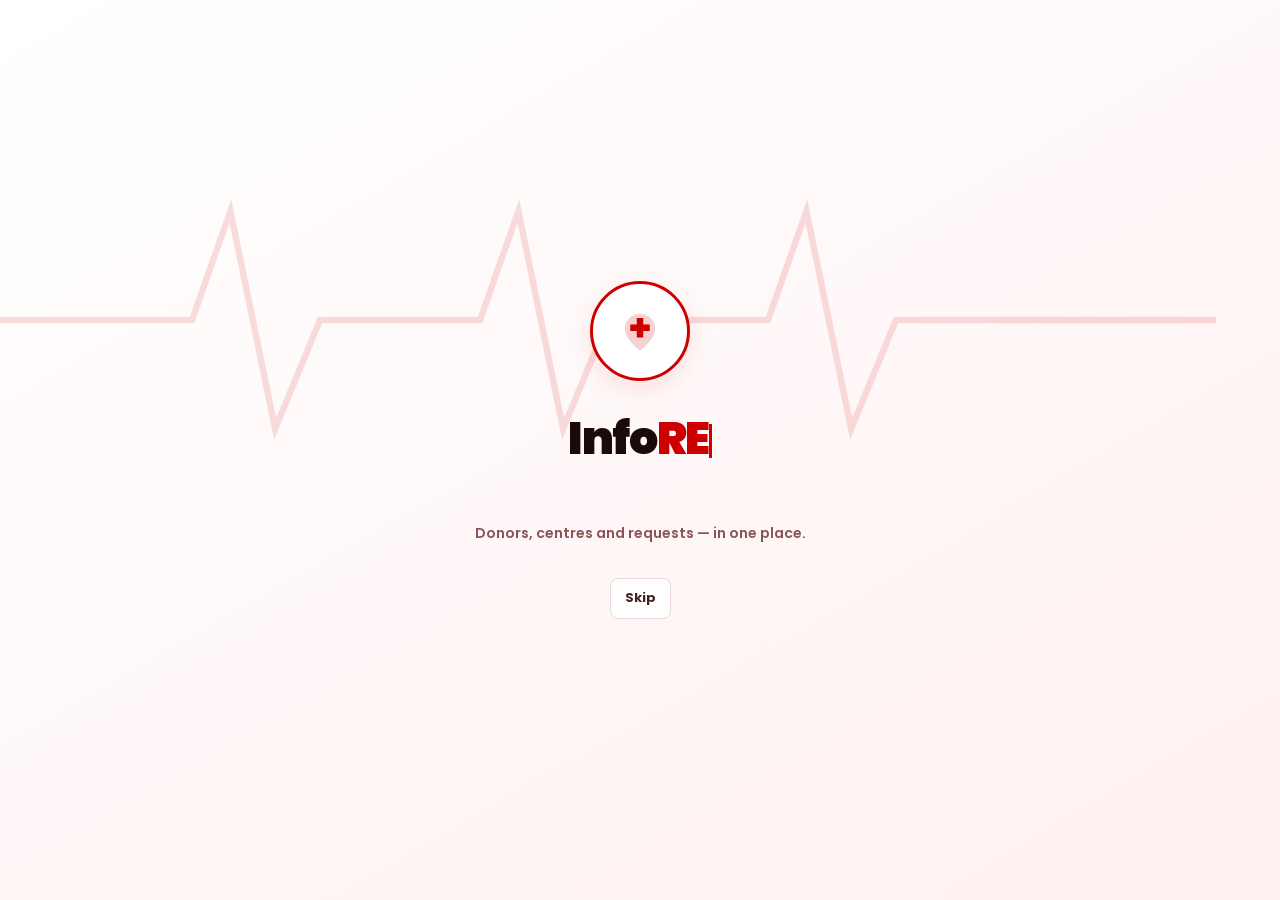
<file: index.html>
<!doctype html>
<html lang="en">
<head>
  <meta charset="utf-8">
  <meta name="viewport" content="width=device-width, initial-scale=1, viewport-fit=cover">
  <meta name="theme-color" content="#CC0000">
  <link rel="preconnect" href="https://fonts.googleapis.com">
  <link rel="preconnect" href="https://fonts.gstatic.com" crossorigin>
  <link href="https://fonts.googleapis.com/css2?family=Poppins:wght@400;600;700;800;900&display=swap" rel="stylesheet">
  <link rel="stylesheet" href="style.css">
  <title>InfoREDZ — Find blood donors and centres near you</title>
  <meta name="description" content="InfoREDZ connects willing blood donors, blood banks and people who need help. Free, direct, no middlemen.">
</head>
<body data-page="splash">

  <div class="splash">
    <svg class="splash__ecg" aria-hidden="true" preserveAspectRatio="none" viewBox="0 0 400 200">
      <path d="M0 100h60l12-34 14 68 14-34h50l12-34 14 68 14-34h50l12-34 14 68 14-34h100"
            fill="none" stroke="currentColor" stroke-width="2"/>
    </svg>
    <div class="splash__inner">
      <div class="splash__logo">
        <svg viewBox="0 0 24 24" width="52" height="52">
          <path fill="currentColor" d="M12 21s-7-4.8-7-10a7 7 0 1 1 14 0c0 5.2-7 10-7 10z" opacity=".18"/>
          <path fill="currentColor" d="M13.5 6h-3v3h-3v3h3v3h3v-3h3V9h-3V6z"/>
        </svg>
      </div>
      <div class="splash__word" id="splashWord"></div>
      <div class="splash__groups" id="splashGroups"></div>
      <p class="splash__tag">Donors, centres and requests — in one place.</p>
      <button class="btn btn--ghost btn--sm" id="splashSkip" style="margin-top:24px">Skip</button>
    </div>
  </div>

  <script src="core.js"></script>
  <script src="pages.js"></script>
</body>
</html>
</file>
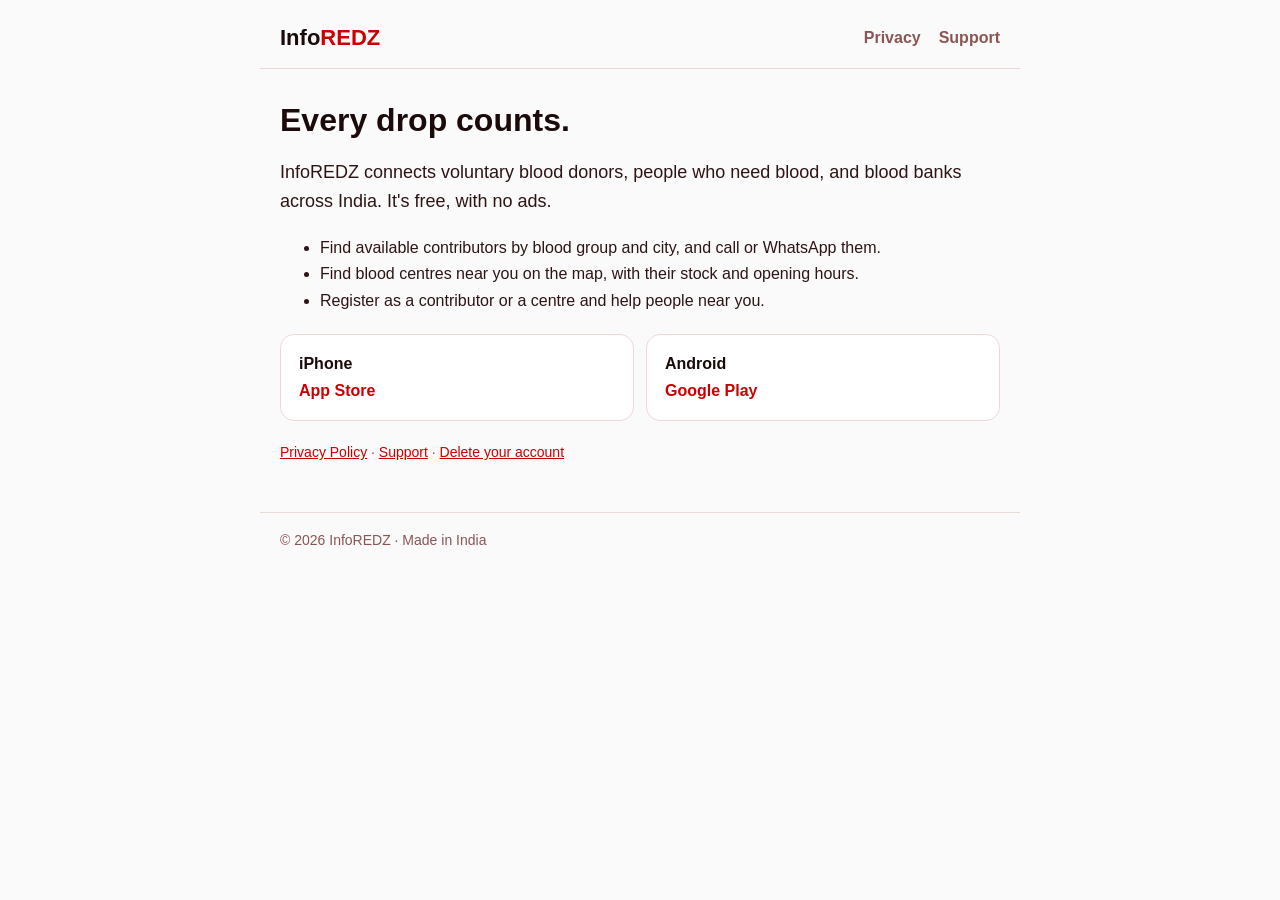
<file: docs/index.html>
<!doctype html>
<html lang="en">
<head>
<meta charset="utf-8">
<meta name="viewport" content="width=device-width, initial-scale=1">
<title>InfoREDZ</title>
<meta name="description" content="InfoREDZ connects voluntary blood donors, people who need blood, and blood banks across India.">
<style>
/* Shared styles for the InfoREDZ public pages (GitHub Pages). */
:root {
  --rose: #cc0000;
  --rose-dark: #8b0000;
  --ink: #1a0a0a;
  --body: #2d1515;
  --muted: #8b5555;
  --line: #edd8d8;
  --bg: #fafafa;
  --card: #ffffff;
}
@media (prefers-color-scheme: dark) {
  :root {
    --rose: #ff6666;
    --rose-dark: #ff9999;
    --ink: #f5eaea;
    --body: #e6d6d6;
    --muted: #c9a0a0;
    --line: #3a2626;
    --bg: #160d0d;
    --card: #221515;
  }
}
* { box-sizing: border-box; }
body {
  margin: 0;
  background: var(--bg);
  color: var(--body);
  font: 16px/1.65 -apple-system, BlinkMacSystemFont, "Segoe UI", Roboto, sans-serif;
}
header, main, footer { max-width: 760px; margin: 0 auto; padding: 0 20px; }
header {
  display: flex;
  justify-content: space-between;
  align-items: center;
  padding-top: 20px;
  padding-bottom: 12px;
  border-bottom: 1px solid var(--line);
}
.brand { font-size: 22px; font-weight: 900; color: var(--ink); text-decoration: none; }
.brand span { color: var(--rose); }
nav a { margin-left: 18px; color: var(--muted); text-decoration: none; font-weight: 600; }
nav a[aria-current="page"] { color: var(--rose); }
h1 { color: var(--ink); font-size: 32px; line-height: 1.2; margin: 32px 0 8px; }
h2 { color: var(--ink); font-size: 21px; margin: 32px 0 8px; }
h3 { color: var(--ink); font-size: 17px; margin: 20px 0 4px; }
a { color: var(--rose); }
.meta { color: var(--muted); font-size: 14px; }
.lead { font-size: 18px; }
.cards { display: flex; flex-wrap: wrap; gap: 12px; margin: 20px 0; }
.card {
  flex: 1 1 200px;
  display: flex;
  flex-direction: column;
  padding: 16px 18px;
  background: var(--card);
  border: 1px solid var(--line);
  border-radius: 14px;
  text-decoration: none;
  color: var(--body);
}
.card strong { color: var(--ink); }
.card span { color: var(--rose); font-weight: 600; }
footer {
  margin-top: 48px;
  padding-top: 16px;
  padding-bottom: 32px;
  border-top: 1px solid var(--line);
  color: var(--muted);
  font-size: 14px;
}
</style>
</head>
<body>
<header>
  <a class="brand" href="index.html">Info<span>REDZ</span></a>
  <nav><a href="privacy.html">Privacy</a><a href="support.html">Support</a></nav>
</header>
<main>
<h1>Every drop counts.</h1>
<p class="lead">InfoREDZ connects voluntary blood donors, people who need blood, and blood banks across India. It's free, with no ads.</p>
<ul>
  <li>Find available contributors by blood group and city, and call or WhatsApp them.</li>
  <li>Find blood centres near you on the map, with their stock and opening hours.</li>
  <li>Register as a contributor or a centre and help people near you.</li>
</ul>
<div class="cards">
  <a class="card" href="https://apps.apple.com/app/id6761141438"><strong>iPhone</strong><span>App Store</span></a>
  <a class="card" href="https://play.google.com/store/apps/details?id=com.inforedz.app"><strong>Android</strong><span>Google Play</span></a>
</div>
<p class="meta"><a href="privacy.html">Privacy Policy</a> · <a href="support.html">Support</a> · <a href="support.html#delete-account">Delete your account</a></p>
</main>
<footer>© 2026 InfoREDZ · Made in India</footer>
</body>
</html>
</file>
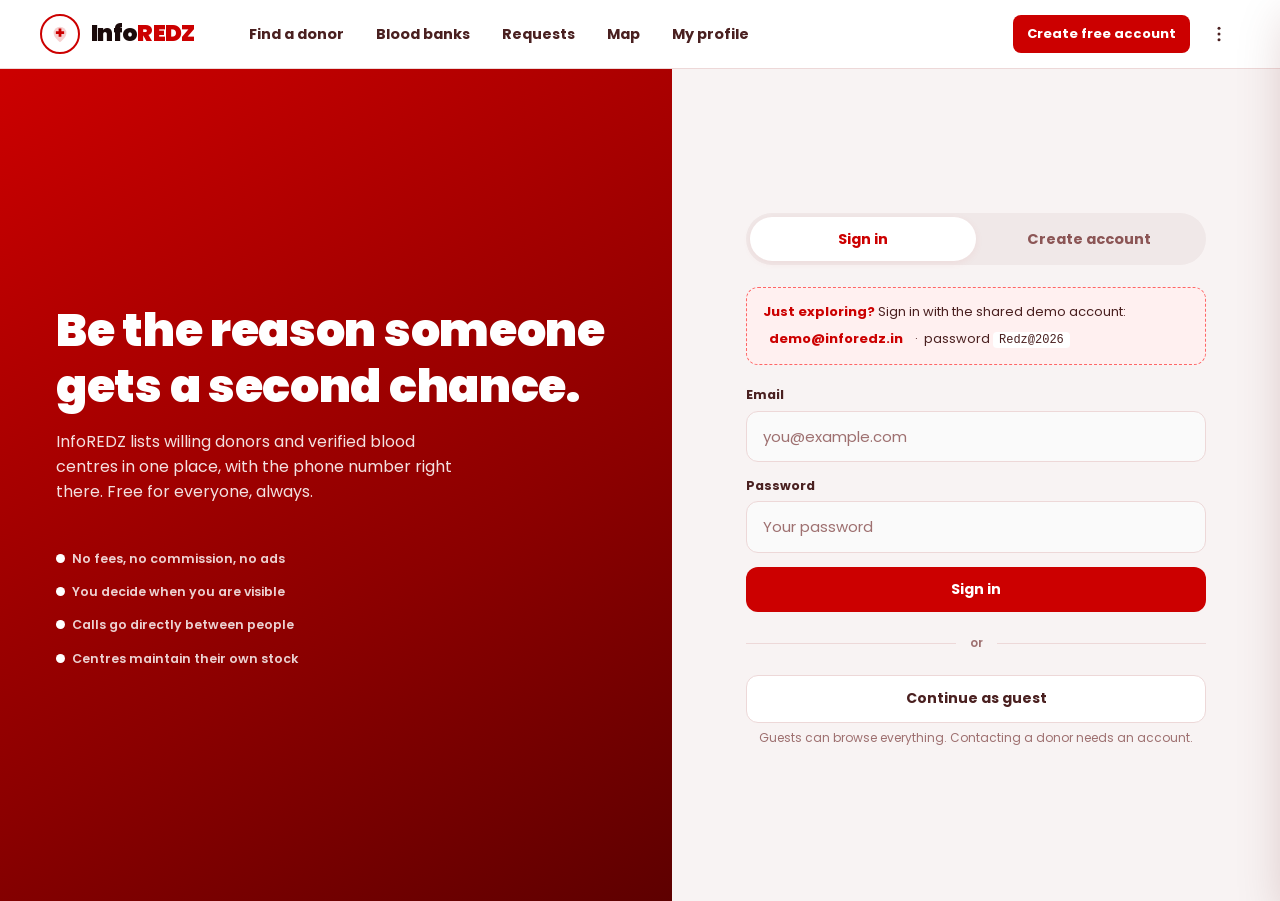
<file: admin.html>
<!doctype html>
<html lang="en">
<head>
  <meta charset="utf-8">
  <meta name="viewport" content="width=device-width, initial-scale=1, viewport-fit=cover">
  <meta name="theme-color" content="#CC0000">
  <link rel="preconnect" href="https://fonts.googleapis.com">
  <link rel="preconnect" href="https://fonts.gstatic.com" crossorigin>
  <link href="https://fonts.googleapis.com/css2?family=Poppins:wght@400;600;700;800;900&display=swap" rel="stylesheet">
  <link rel="stylesheet" href="style.css">
  <title>Dashboard · InfoREDZ</title>
</head>
<body data-page="admin">

  <header class="site-header" id="siteHeader"></header>

  <section class="hero">
    <div class="container hero__inner">
      <div class="hero__copy">
      <p class="hero__kicker">Network overview</p>
      <h1>Where the register is strong, and where it is thin.</h1>
      <p class="hero__sub">Everything registered on InfoREDZ, refreshed each time this page loads.</p>
      </div>
    </div>
  </section>

  <main class="section" id="adminBody">
    <div class="container">

      <div class="kpi-grid" id="kpis"></div>

      <div class="grid grid--half">
        <section class="card card__pad">
          <div class="section-head" style="margin-bottom:16px"><div>
            <h3>Donors by blood group</h3>
            <p style="font-size:13.5px;color:var(--text-muted);margin:5px 0 0">Where recruitment matters most.</p>
          </div></div>
          <div id="groupChart"></div>
        </section>

        <section class="card card__pad">
          <div class="section-head" style="margin-bottom:16px"><div>
            <h3>Units on shelf by group</h3>
            <p style="font-size:13.5px;color:var(--text-muted);margin:5px 0 0">Totalled across every centre.</p>
          </div></div>
          <div id="stockChart"></div>
          <div id="stockNote" style="margin-top:12px"></div>
        </section>

        <section class="card card__pad">
          <div class="section-head" style="margin-bottom:16px"><div>
            <h3>Donor availability</h3>
            <p style="font-size:13.5px;color:var(--text-muted);margin:5px 0 0">How many are reachable at this moment.</p>
          </div></div>
          <div id="availChart"></div>
        </section>

        <section class="card card__pad">
          <div class="section-head" style="margin-bottom:16px"><div>
            <h3>Top cities</h3>
            <p style="font-size:13.5px;color:var(--text-muted);margin:5px 0 0">Where donors are concentrated.</p>
          </div></div>
          <div id="cityChart"></div>
        </section>
      </div>

      <section class="card" style="margin-top:22px">
        <div class="card__pad" style="padding-bottom:0">
          <h3 style="margin-bottom:14px">Records</h3>
          <div class="chips" style="padding-top:0">
            <button class="chip is-on" data-tab-table="donors">Donors</button>
            <button class="chip" data-tab-table="banks">Blood banks</button>
            <button class="chip" data-tab-table="requests">Requests</button>
          </div>
          <div class="search" style="margin:14px 0 18px">
            <span class="search__icon">
              <svg viewBox="0 0 24 24" width="20" height="20"><path fill="currentColor" d="M10 2a8 8 0 1 0 4.9 14.3l5 5 1.4-1.4-5-5A8 8 0 0 0 10 2zm0 2a6 6 0 1 1 0 12 6 6 0 0 1 0-12z"/></svg>
            </span>
            <label class="sr-only" for="adminTableSearch">Search records</label>
            <input id="adminTableSearch" class="input" type="search" placeholder="Search by name, city or group…">
          </div>
        </div>
        <div class="tbl-wrap" id="adminTable"></div>
      </section>

    </div>
  </main>

  <footer class="site-footer" id="siteFooter"></footer>

  <script src="core.js"></script>
  <script src="pages.js"></script>
</body>
</html>
</file>
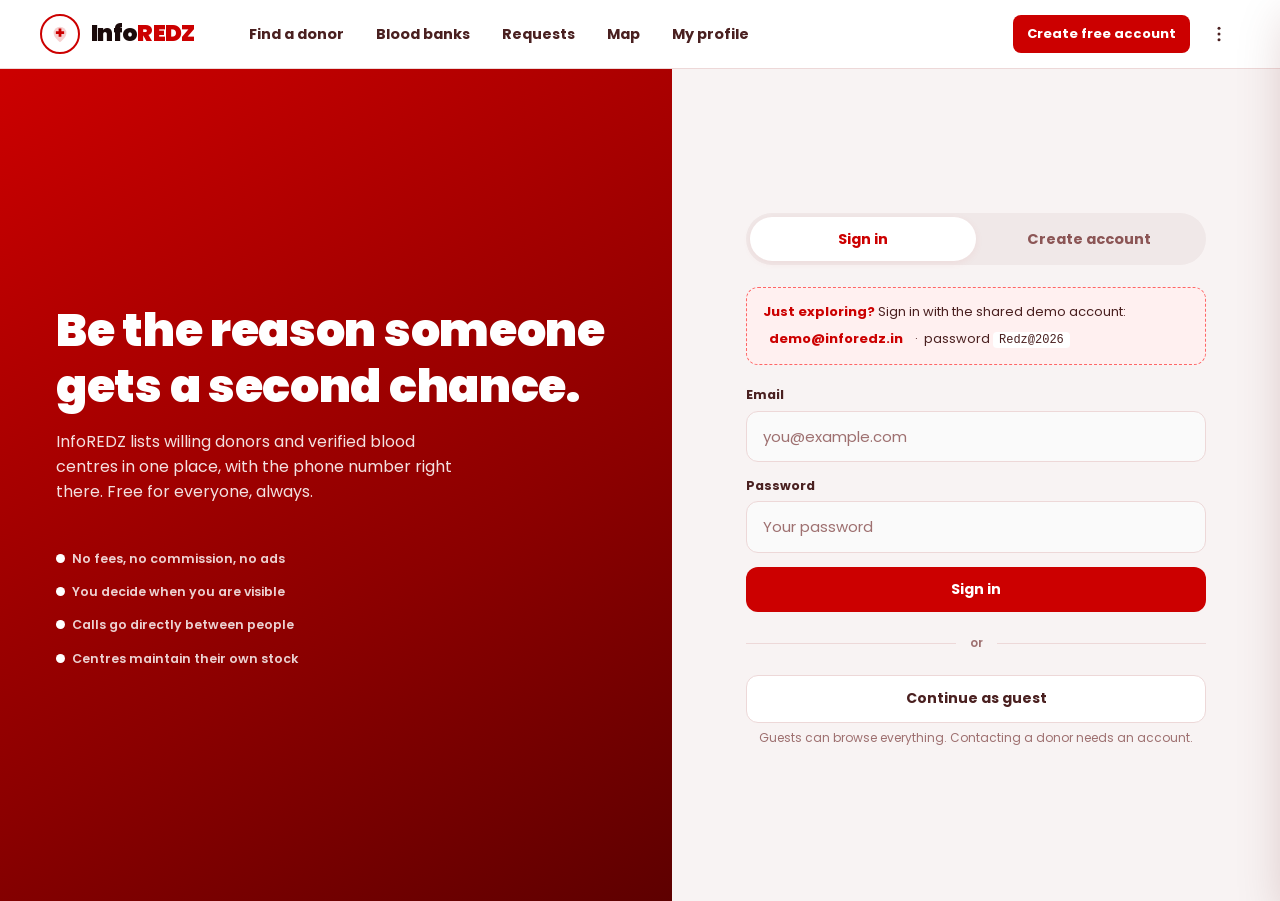
<file: auth.html>
<!doctype html>
<html lang="en">
<head>
  <meta charset="utf-8">
  <meta name="viewport" content="width=device-width, initial-scale=1, viewport-fit=cover">
  <meta name="theme-color" content="#CC0000">
  <link rel="preconnect" href="https://fonts.googleapis.com">
  <link rel="preconnect" href="https://fonts.gstatic.com" crossorigin>
  <link href="https://fonts.googleapis.com/css2?family=Poppins:wght@400;600;700;800;900&display=swap" rel="stylesheet">
  <link rel="stylesheet" href="style.css">
  <title>Sign in · InfoREDZ</title>
</head>
<body data-page="auth">

  <header class="site-header" id="siteHeader"></header>

  <main class="auth-grid">

    <aside class="auth-aside">
      <h1>Be the reason someone gets a second chance.</h1>
      <p>InfoREDZ lists willing donors and verified blood centres in one place, with the phone number right there. Free for everyone, always.</p>
      <div class="legend">
        <span><i style="background:#fff"></i>No fees, no commission, no ads</span>
        <span><i style="background:#fff"></i>You decide when you are visible</span>
        <span><i style="background:#fff"></i>Calls go directly between people</span>
        <span><i style="background:#fff"></i>Centres maintain their own stock</span>
      </div>
    </aside>

    <div class="auth-pane">
      <div class="auth-pane__inner">

        <div class="tabs" role="tablist">
          <button class="tabs__btn is-on" data-tab="login" role="tab">Sign in</button>
          <button class="tabs__btn" data-tab="register" role="tab">Create account</button>
        </div>

        <!-- ===== LOGIN ===== -->
        <section id="loginPane">
          <div class="demo-creds">
            <b>Just exploring?</b> Sign in with the shared demo account:<br>
            <button type="button" data-fill="demo@inforedz.in" class="link-btn" style="margin-top:6px">demo@inforedz.in</button>
            &nbsp;·&nbsp; password <code>Redz@2026</code>
          </div>

          <form id="loginForm" novalidate>
            <div class="field">
              <label for="loginEmail">Email</label>
              <input id="loginEmail" class="input" type="email" autocomplete="email" placeholder="you@example.com">
            </div>
            <div class="field">
              <label for="loginPassword">Password</label>
              <input id="loginPassword" class="input" type="password" autocomplete="current-password" placeholder="Your password">
            </div>
            <button class="btn btn--primary btn--block" type="submit">Sign in</button>
          </form>

          <div class="divider-or">or</div>
          <button class="btn btn--ghost btn--block" id="guestBtn">Continue as guest</button>
          <p class="hint" style="text-align:center">Guests can browse everything. Contacting a donor needs an account.</p>
        </section>

        <!-- ===== REGISTER ===== -->
        <section id="registerPane" hidden>
          <form id="registerForm" novalidate>
            <div class="role-picker">
              <button type="button" class="role-opt is-on" data-role="donor">
                <svg viewBox="0 0 24 24" width="26" height="26"><path fill="currentColor" d="M12 3s5.5 6 5.5 10a5.5 5.5 0 1 1-11 0C6.5 9 12 3 12 3z"/></svg>
                <div>I want to donate</div>
              </button>
              <button type="button" class="role-opt" data-role="blood_bank">
                <svg viewBox="0 0 24 24" width="26" height="26"><path fill="currentColor" d="M4 21V8l8-5 8 5v13h-6v-5h-4v5H4zm7-11h2v2h2v2h-2v2h-2v-2H9v-2h2v-2z"/></svg>
                <div>We are a centre</div>
              </button>
            </div>

            <div class="field">
              <label for="regName" id="regNameLabel">Full name</label>
              <input id="regName" class="input" autocomplete="name" placeholder="As it should appear on your card">
            </div>
            <div class="field">
              <label for="regEmail">Email</label>
              <input id="regEmail" class="input" type="email" autocomplete="email" placeholder="you@example.com">
            </div>
            <div class="field">
              <label for="regPassword">Password</label>
              <input id="regPassword" class="input" type="password" autocomplete="new-password" placeholder="At least 6 characters">
            </div>

            <div class="field" id="cityWrap" style="position:relative">
              <label for="regCity">City</label>
              <input id="regCity" class="input" placeholder="Start typing — Guntur, Vijayawada…" autocomplete="off">
              <p class="hint">Pick a suggestion or use your location so your pin lands in the right place.</p>
            </div>
            <button type="button" class="btn btn--ghost btn--block" id="gpsBtn" style="margin-bottom:16px">Use my location</button>

            <div id="donorFields">
              <div class="field-row">
                <div class="field">
                  <label for="regGroup">Blood group</label>
                  <select id="regGroup" class="input">
                    <option value="">Select</option>
                    <option>O+</option><option>O-</option><option>A+</option><option>A-</option>
                    <option>B+</option><option>B-</option><option>AB+</option><option>AB-</option>
                  </select>
                </div>
                <div class="field">
                  <label for="regGender">Gender</label>
                  <select id="regGender" class="input"><option>Male</option><option>Female</option><option>Other</option></select>
                </div>
              </div>
              <div class="field-row">
                <div class="field"><label for="regAge">Age</label><input id="regAge" class="input" type="number" min="18" max="65" placeholder="18-65"></div>
                <div class="field"><label for="regWeight">Weight (kg)</label><input id="regWeight" class="input" type="number" min="45" placeholder="50+"></div>
              </div>
              <div class="field">
                <label for="regLast">Last donated</label>
                <select id="regLast" class="input">
                  <option>Never</option><option>Less than 3 months ago</option>
                  <option>3-6 months ago</option><option>More than 6 months ago</option>
                </select>
              </div>
              <div class="field">
                <label for="regPhone">Phone number</label>
                <input id="regPhone" class="input" inputmode="numeric" autocomplete="tel" placeholder="10-digit mobile">
                <p class="hint">This is the number people will call. It is only shown to signed-in users.</p>
              </div>
            </div>

            <div id="bankFields" hidden>
              <div class="field"><label for="regBankName">Centre name</label><input id="regBankName" class="input" placeholder="Registered name of the blood bank"></div>
              <div class="field"><label for="regBankAddress">Address</label><textarea id="regBankAddress" class="input" placeholder="Street, landmark"></textarea></div>
              <div class="field-row">
                <div class="field"><label for="regBankPhone">Phone</label><input id="regBankPhone" class="input" inputmode="numeric" placeholder="Landline or mobile"></div>
                <div class="field"><label for="regTiming">Timing</label><input id="regTiming" class="input" placeholder="9 AM - 9 PM"></div>
              </div>
            </div>

            <label class="check"><input type="checkbox" id="regTerms">
              <span>I agree to the terms of use and privacy policy, and confirm the details above are correct.</span></label>

            <button class="btn btn--primary btn--block" type="submit">Create account</button>
          </form>
        </section>

      </div>
    </div>
  </main>

  <script src="core.js"></script>
  <script src="pages.js"></script>
</body>
</html>
</file>
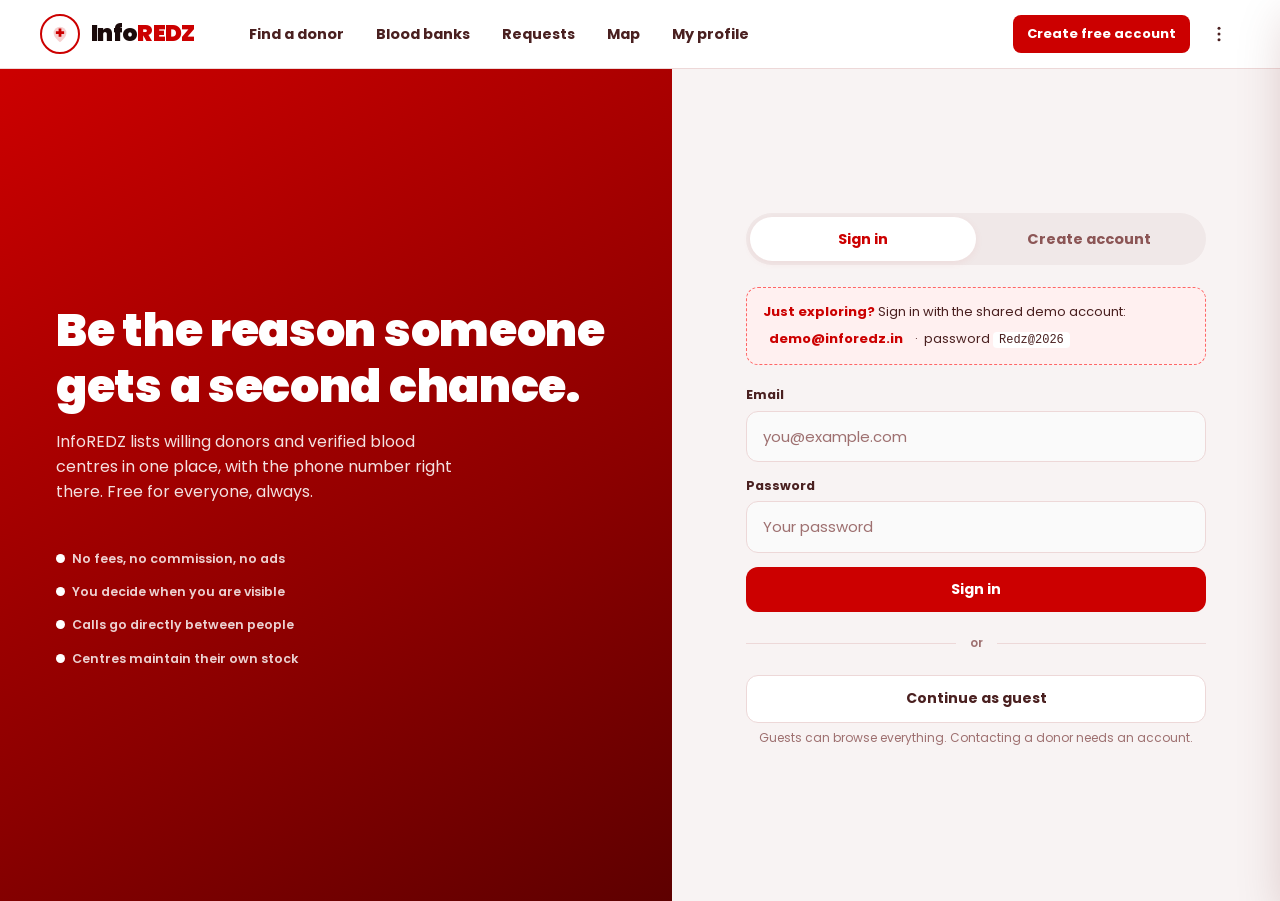
<file: banks.html>
<!doctype html>
<html lang="en">
<head>
  <meta charset="utf-8">
  <meta name="viewport" content="width=device-width, initial-scale=1, viewport-fit=cover">
  <meta name="theme-color" content="#CC0000">
  <link rel="preconnect" href="https://fonts.googleapis.com">
  <link rel="preconnect" href="https://fonts.gstatic.com" crossorigin>
  <link href="https://fonts.googleapis.com/css2?family=Poppins:wght@400;600;700;800;900&display=swap" rel="stylesheet">
  <link rel="stylesheet" href="style.css">
  <title>Blood banks · InfoREDZ</title>
</head>
<body data-page="banks">

  <header class="site-header" id="siteHeader"></header>

  <section class="hero">
    <div class="container hero__inner">
      <div class="hero__copy">
      <p class="hero__kicker">Verified centres</p>
      <h1>Check the shelf before you travel.</h1>
      <p class="hero__sub">Every centre maintains its own stock counts. Filter by the group you need, call to confirm, then navigate straight there.</p>
      </div>
    </div>
  </section>

  <div class="toolbar">
    <div class="container toolbar__inner">
      <div class="toolbar__row">
        <div class="search">
          <span class="search__icon">
            <svg viewBox="0 0 24 24" width="20" height="20"><path fill="currentColor" d="M10 2a8 8 0 1 0 4.9 14.3l5 5 1.4-1.4-5-5A8 8 0 0 0 10 2zm0 2a6 6 0 1 1 0 12 6 6 0 0 1 0-12z"/></svg>
          </span>
          <label class="sr-only" for="bankSearch">Search blood banks</label>
          <input id="bankSearch" class="input" type="search" placeholder="Search blood banks by name or city…">
        </div>
        <button class="icon-btn" id="refreshBtn" aria-label="Refresh stock counts">
          <svg viewBox="0 0 24 24" width="20" height="20"><path fill="currentColor" d="M17.7 6.3A8 8 0 1 0 20 12h-2a6 6 0 1 1-1.8-4.2L13 11h7V4l-2.3 2.3z"/></svg>
        </button>
      </div>
      <div class="chips" id="bankGroupChips"></div>
    </div>
  </div>

  <main class="section">
    <div class="container">
      <div class="result-line">
        <span class="result-line__n" id="bankCount">—</span>
        <div class="legend">
          <span><i style="background:var(--success)"></i>Good — 15+</span>
          <span><i style="background:var(--warning)"></i>Low — 5 to 14</span>
          <span><i style="background:var(--text-muted)"></i>Critical — under 5</span>
        </div>
      </div>
      <div class="grid" id="bankList"></div>
    </div>
  </main>

  <section class="band band--white section">
    <div class="container">
      <div class="grid grid--half">
        <article class="card feature">
          <div class="feature__mark">
            <svg viewBox="0 0 24 24" width="24" height="24"><path fill="currentColor" d="m9 3-6 2v16l6-2 6 2 6-2V3l-6 2-6-2zm0 2.2 6 2v11.6l-6-2V5.2z"/></svg>
          </div>
          <h3>See every centre on the map</h3>
          <p>Blue pins are blood centres, red pins are donors. Centre the map on your location to find what is genuinely close.</p>
          <a class="btn btn--outline" href="map.html">Open the map</a>
        </article>

        <article class="card feature">
          <div class="feature__mark">
            <svg viewBox="0 0 24 24" width="24" height="24"><path fill="currentColor" d="M12 2 1 21h22L12 2zm1 14h-2v2h2v-2zm0-7h-2v5h2V9z"/></svg>
          </div>
          <h3>Nothing in stock nearby?</h3>
          <p>Post a request instead. Registered donors in the area see it immediately, with your number attached so they can call you directly.</p>
          <a class="btn btn--primary" href="emergency.html">Post a request</a>
        </article>
      </div>
    </div>
  </section>

  <footer class="site-footer" id="siteFooter"></footer>

  <script src="core.js"></script>
  <script src="pages.js"></script>
</body>
</html>
</file>
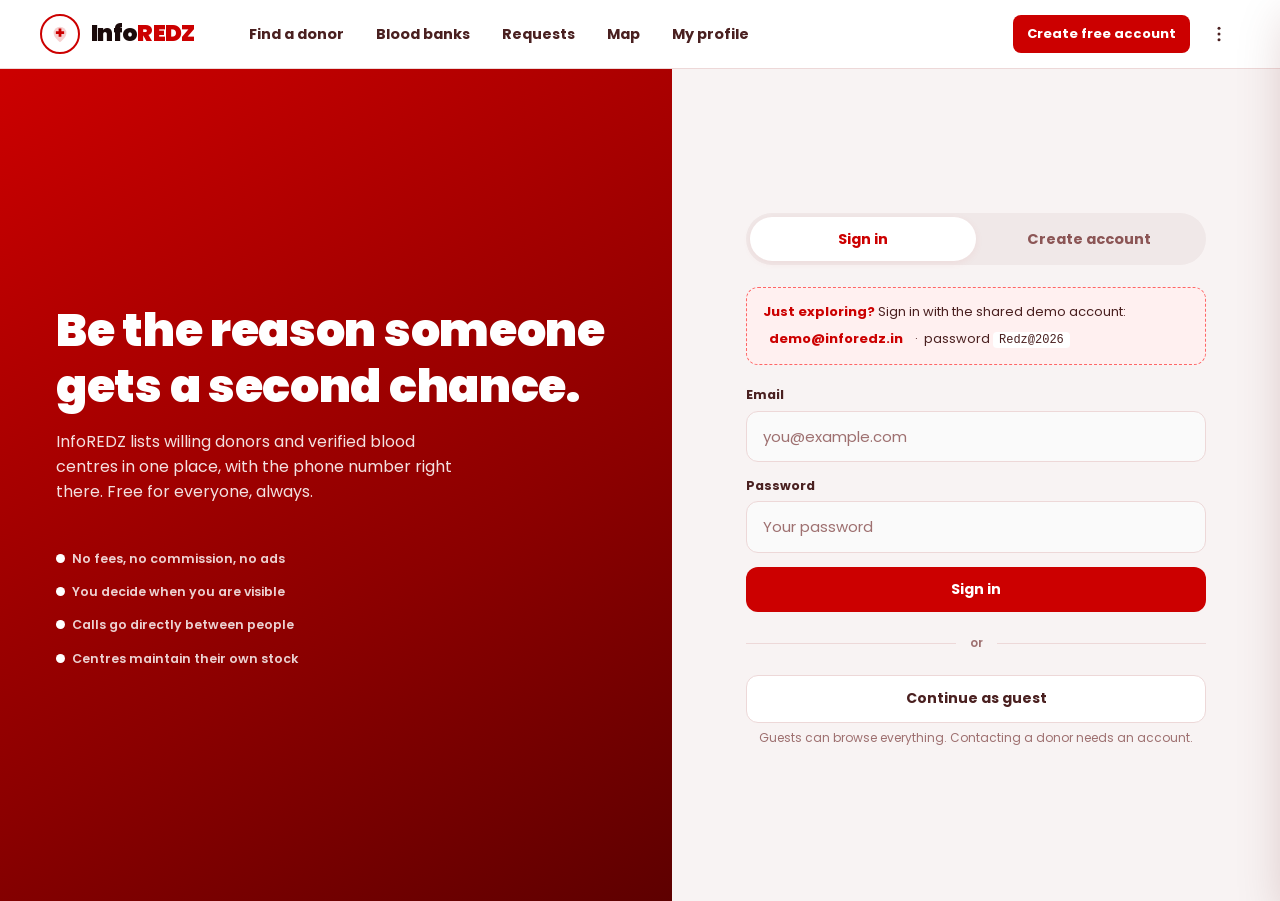
<file: donors.html>
<!doctype html>
<html lang="en">
<head>
  <meta charset="utf-8">
  <meta name="viewport" content="width=device-width, initial-scale=1, viewport-fit=cover">
  <meta name="theme-color" content="#CC0000">
  <link rel="preconnect" href="https://fonts.googleapis.com">
  <link rel="preconnect" href="https://fonts.gstatic.com" crossorigin>
  <link href="https://fonts.googleapis.com/css2?family=Poppins:wght@400;600;700;800;900&display=swap" rel="stylesheet">
  <link rel="stylesheet" href="style.css">
  <title>Find a donor · InfoREDZ</title>
</head>
<body data-page="donors">

  <header class="site-header" id="siteHeader"></header>

  <div class="ticker" aria-hidden="true">
    <div class="ticker__track">
      <span>Need blood urgently? Post a request and reach every nearby donor at once.</span>
      <span>100% free — no fees, no commission, no ads.</span>
      <span>One donation can support up to three people.</span>
      <span>Donors: switch your availability off anytime from your profile.</span>
    </div>
  </div>

  <section class="hero">
    <div class="container hero__inner">
      <div class="hero__grid">
        <div class="hero__copy">
          <p class="hero__kicker" id="heroKicker">Welcome</p>
          <h1>Someone near you is waiting for a match.</h1>
          <p class="hero__sub">Search registered donors by blood group and city, or open the map to see who is closest.</p>
          <div class="hero__actions">
            <a class="btn-hero" href="map.html">View the map</a>
            <a class="btn-hero btn-hero--ghost" href="emergency.html">Open requests</a>
          </div>
        </div>
        <div class="hero__stats">
          <div class="hero__stat"><div class="hero__num" id="statTotal">—</div><div class="hero__lbl">Registered donors</div></div>
          <div class="hero__stat"><div class="hero__num" id="statAvail">—</div><div class="hero__lbl">Available now</div></div>
          <div class="hero__stat"><div class="hero__num" id="statBanks">—</div><div class="hero__lbl">Blood centres</div></div>
          <div class="hero__stat"><div class="hero__num" id="statCities">—</div><div class="hero__lbl">Cities covered</div></div>
        </div>
      </div>
    </div>
  </section>

  <div class="toolbar">
    <div class="container toolbar__inner">
      <div class="toolbar__row">
        <div class="search">
          <span class="search__icon">
            <svg viewBox="0 0 24 24" width="20" height="20"><path fill="currentColor" d="M10 2a8 8 0 1 0 4.9 14.3l5 5 1.4-1.4-5-5A8 8 0 0 0 10 2zm0 2a6 6 0 1 1 0 12 6 6 0 0 1 0-12z"/></svg>
          </span>
          <label class="sr-only" for="donorSearch">Search donors</label>
          <input id="donorSearch" class="input" type="search" placeholder="Search by name, city or blood type…">
          <button class="search__clear" id="searchClear" hidden aria-label="Clear search">
            <svg viewBox="0 0 24 24" width="17" height="17"><path fill="currentColor" d="M19 6.4 17.6 5 12 10.6 6.4 5 5 6.4 10.6 12 5 17.6 6.4 19 12 13.4 17.6 19 19 17.6 13.4 12z"/></svg>
          </button>
        </div>
      </div>
      <div class="chips" id="groupChips"></div>
    </div>
  </div>

  <main class="section">
    <div class="container">
      <div class="result-line">
        <span class="result-line__n" id="listCount">—</span>
        <span class="tag">Tap any card for the full profile</span>
      </div>
      <div class="grid" id="list"></div>
    </div>
  </main>

  <section class="band band--white section">
    <div class="container">
      <div class="section-head">
        <div>
          <div class="section-head__eyebrow">Before you donate</div>
          <h2>Two things worth doing first</h2>
          <p>A quick self-check saves a wasted trip, and the request board shows who needs help today.</p>
        </div>
      </div>
      <div class="grid grid--half">
        <article class="card feature">
          <div class="feature__mark">
            <svg viewBox="0 0 24 24" width="24" height="24"><path fill="currentColor" d="M12 2a10 10 0 1 0 0 20 10 10 0 0 0 0-20zm-1 15-5-5 1.4-1.4L11 14.2l6.6-6.6L19 9l-8 8z"/></svg>
          </div>
          <h3>Not sure if you can donate?</h3>
          <p>Run a 30-second self-check against age, weight, the gap since your last donation and the usual deferral rules. The final call is always made by staff at the centre.</p>
          <button class="btn btn--outline" data-eligibility>Check my eligibility</button>
        </article>

        <article class="card feature">
          <div class="feature__mark">
            <svg viewBox="0 0 24 24" width="24" height="24"><path fill="currentColor" d="M12 2 1 21h22L12 2zm1 14h-2v2h2v-2zm0-7h-2v5h2V9z"/></svg>
          </div>
          <h3>Someone needs blood right now</h3>
          <p>See open requests near you, filtered to the groups your blood can actually supply — or post one yourself for a patient you know.</p>
          <a class="btn btn--primary" href="emergency.html">Open the request board</a>
        </article>
      </div>
    </div>
  </section>

  <footer class="site-footer" id="siteFooter"></footer>

  <script src="core.js"></script>
  <script src="pages.js"></script>
</body>
</html>
</file>
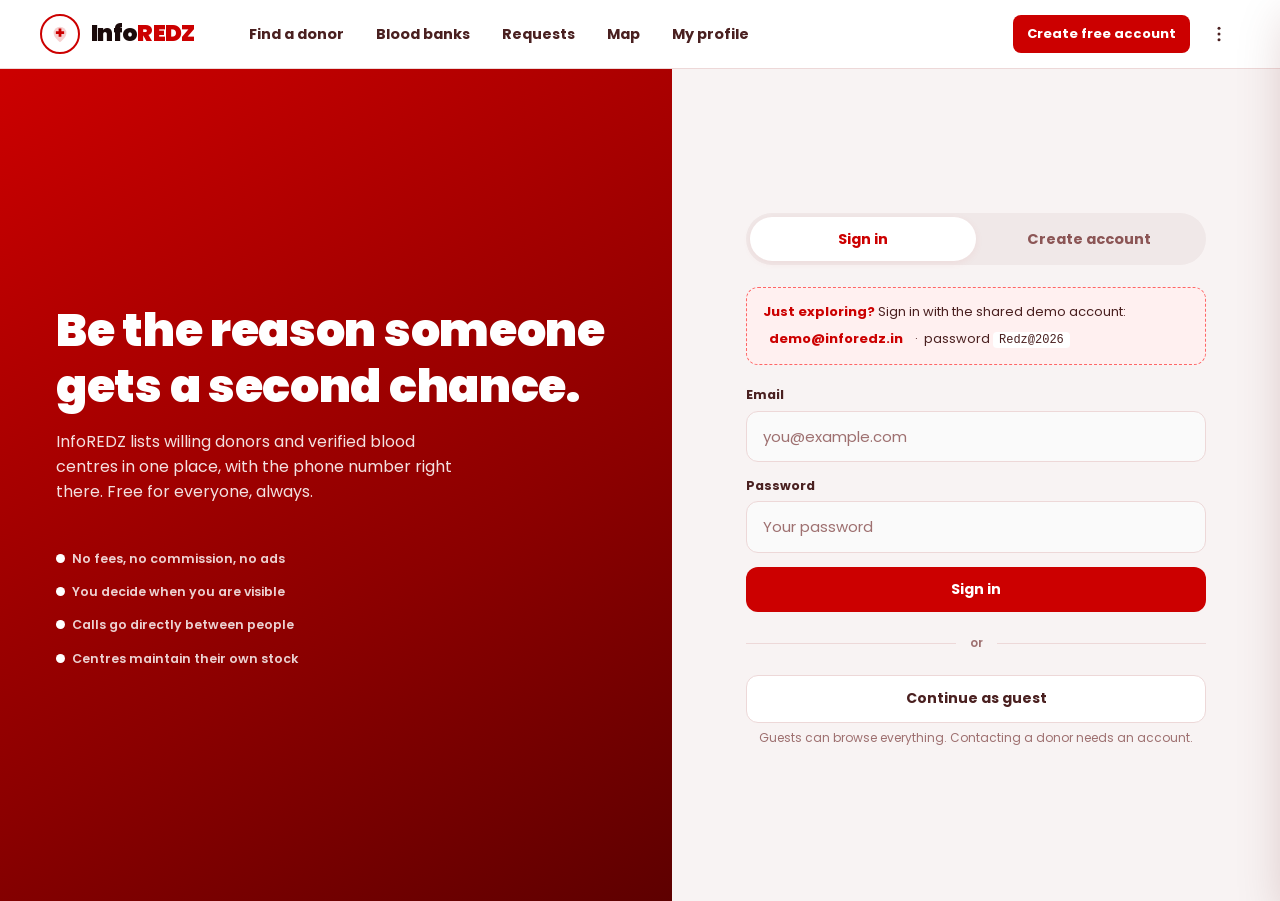
<file: emergency.html>
<!doctype html>
<html lang="en">
<head>
  <meta charset="utf-8">
  <meta name="viewport" content="width=device-width, initial-scale=1, viewport-fit=cover">
  <meta name="theme-color" content="#CC0000">
  <link rel="preconnect" href="https://fonts.googleapis.com">
  <link rel="preconnect" href="https://fonts.gstatic.com" crossorigin>
  <link href="https://fonts.googleapis.com/css2?family=Poppins:wght@400;600;700;800;900&display=swap" rel="stylesheet">
  <link rel="stylesheet" href="style.css">
  <title>Requests · InfoREDZ</title>
</head>
<body data-page="emergency">

  <header class="site-header" id="siteHeader"></header>

  <section class="hero">
    <div class="container hero__inner">
      <div class="hero__copy">
      <p class="hero__kicker">Request board</p>
      <h1>Real people looking for a match today.</h1>
      <p class="hero__sub">Post the details once and every donor in the area sees it, with your number attached. Nothing routes through us — people call each other.</p>
      <div class="hero__actions">
        <button class="btn-hero" data-new-request>Post a request</button>
      </div>
      </div>
    </div>
  </section>

  <div class="toolbar">
    <div class="container toolbar__inner">
      <div class="chips" id="reqChips" style="padding-top:4px"></div>
    </div>
  </div>

  <main class="section">
    <div class="container">
      <div class="result-line">
        <span class="result-line__n" id="reqCount">—</span>
        <span class="tag">Tap a card for full details</span>
      </div>
      <div class="grid" id="reqList"></div>
    </div>
  </main>

  <section class="band band--white section">
    <div class="container">
      <div class="section-head">
        <div>
          <div class="section-head__eyebrow">Before you call</div>
          <h2>Three things worth checking</h2>
        </div>
      </div>
      <div class="grid">
        <article class="card feature">
          <div class="feature__mark">
            <svg viewBox="0 0 24 24" width="24" height="24"><path fill="currentColor" d="M12 2a10 10 0 1 0 0 20 10 10 0 0 0 0-20zm-1 15-5-5 1.4-1.4L11 14.2l6.6-6.6L19 9l-8 8z"/></svg>
          </div>
          <h3>Your own eligibility</h3>
          <p>Three months between whole-blood donations, at least 50 kg, and no fever or infection in the last two weeks.</p>
          <button class="btn btn--outline" onclick="UI.eligibilityChecker()">Run the check</button>
        </article>
        <article class="card feature">
          <div class="feature__mark">
            <svg viewBox="0 0 24 24" width="24" height="24"><path fill="currentColor" d="M12 3s5.5 6 5.5 10a5.5 5.5 0 1 1-11 0C6.5 9 12 3 12 3z"/></svg>
          </div>
          <h3>Group compatibility</h3>
          <p>An exact match is not always required. Open any request and it lists every group that can donate to that patient.</p>
          <a class="btn btn--outline" href="donors.html">Browse donors</a>
        </article>
        <article class="card feature">
          <div class="feature__mark">
            <svg viewBox="0 0 24 24" width="24" height="24"><path fill="currentColor" d="M4 21V8l8-5 8 5v13h-6v-5h-4v5H4zm7-11h2v2h2v2h-2v2h-2v-2H9v-2h2v-2z"/></svg>
          </div>
          <h3>The hospital details</h3>
          <p>Confirm the exact group and the hospital before you travel, and carry a photo ID. Eat properly and drink water first.</p>
          <a class="btn btn--outline" href="banks.html">Check centre stock</a>
        </article>
      </div>
    </div>
  </section>

  <footer class="site-footer" id="siteFooter"></footer>

  <script src="core.js"></script>
  <script src="pages.js"></script>
</body>
</html>
</file>
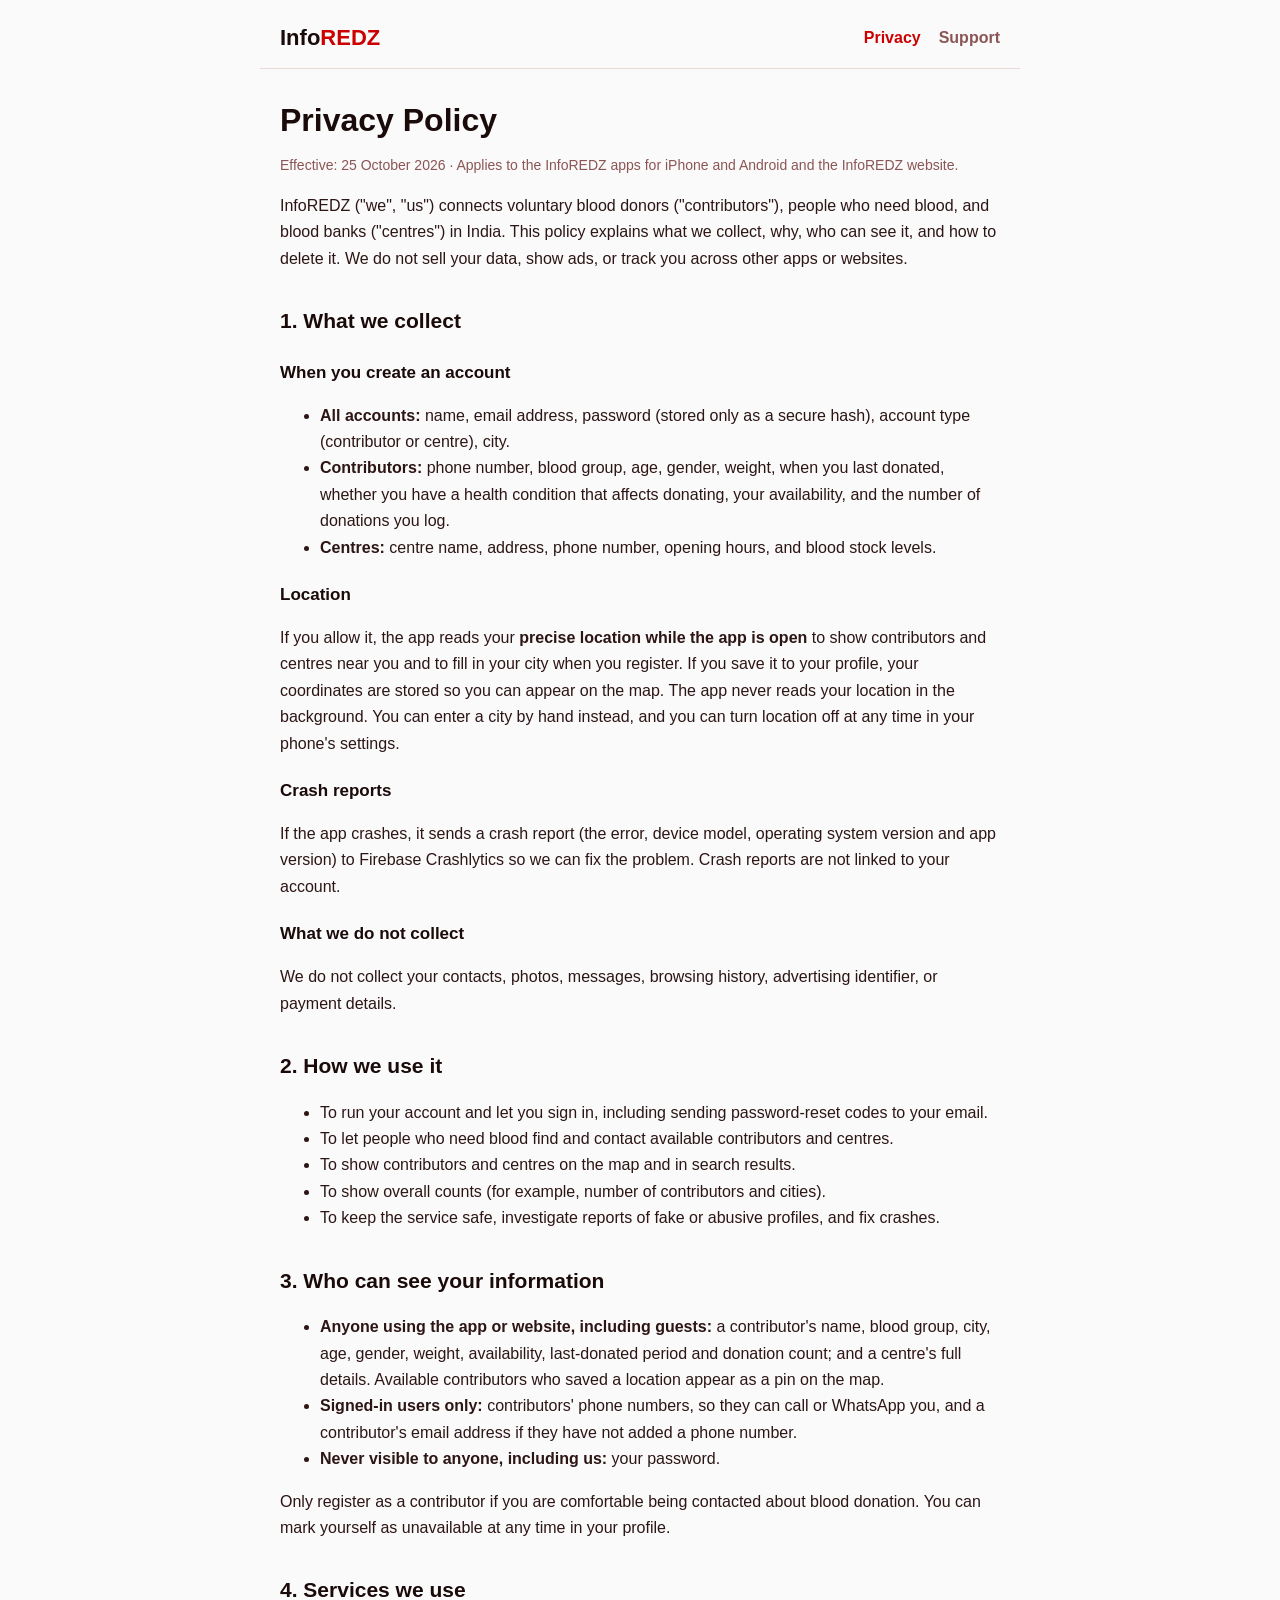
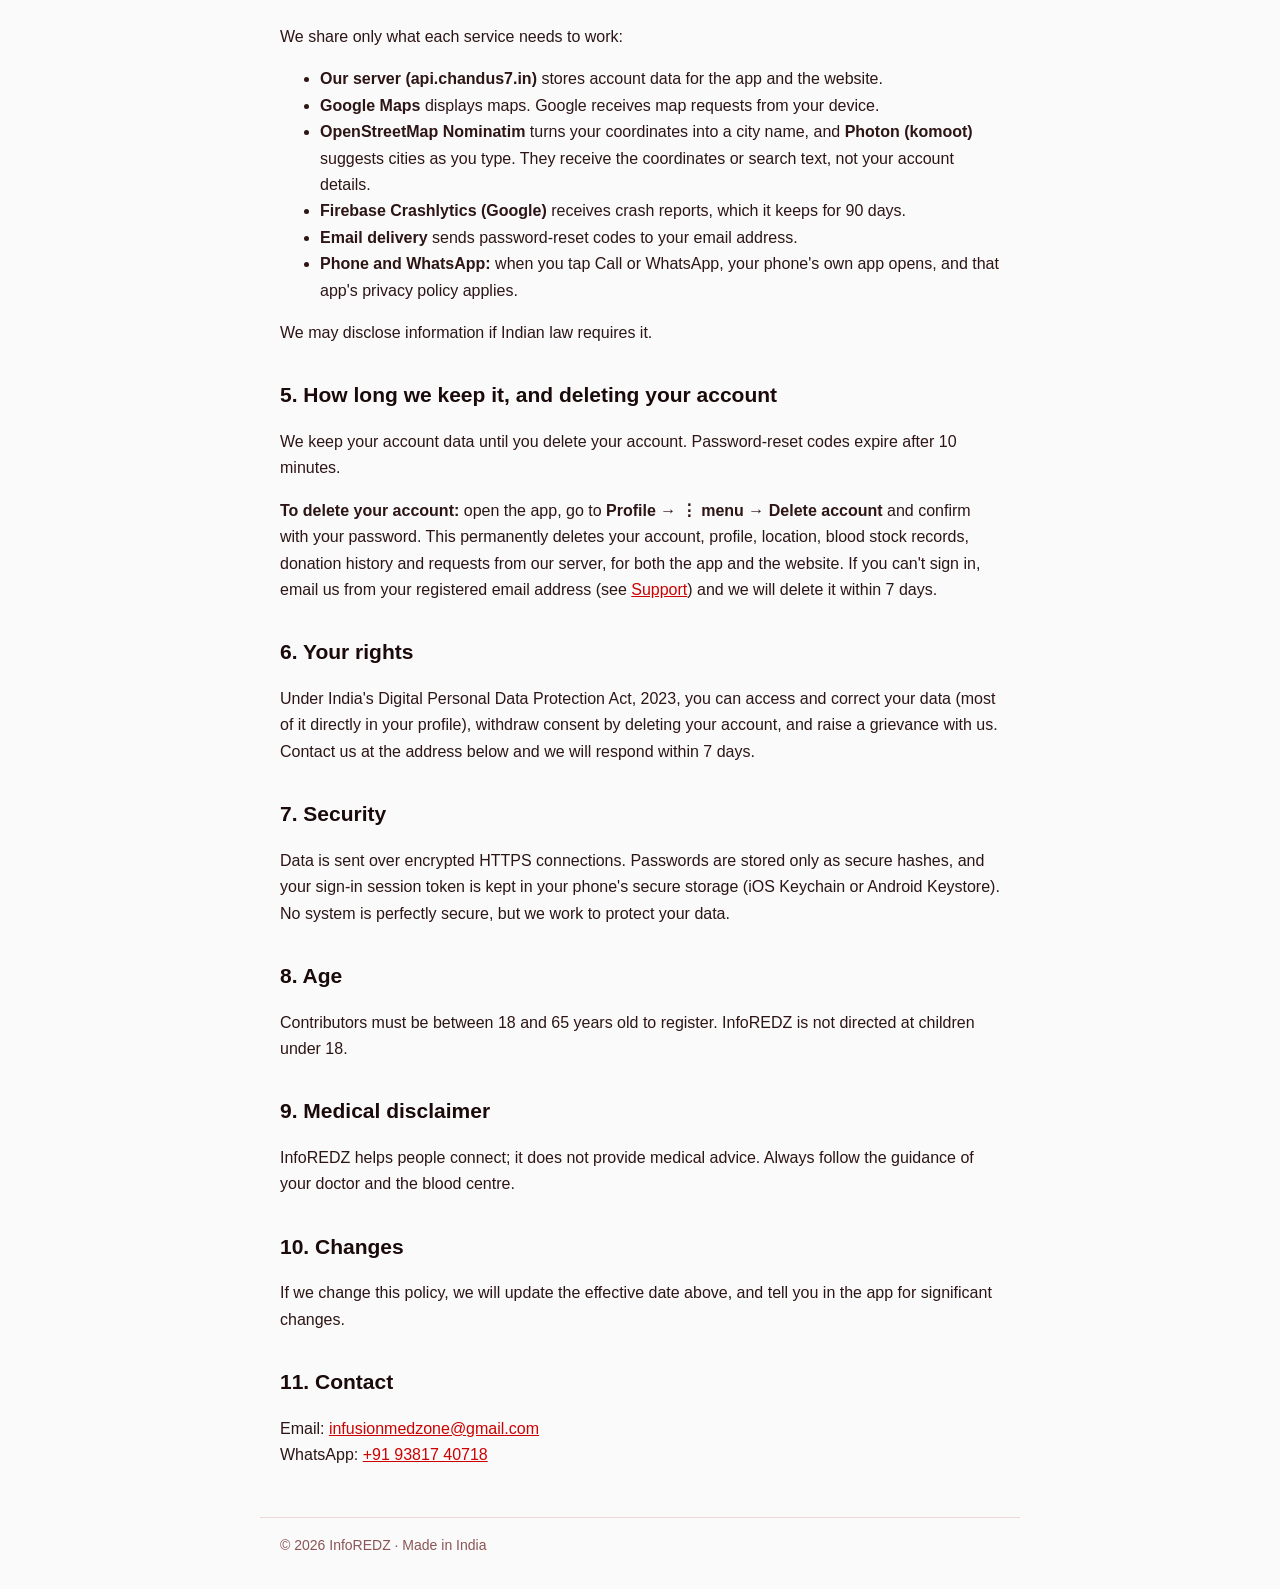
<file: privacy.html>
<!doctype html>
<html lang="en">
<head>
<meta charset="utf-8">
<meta name="viewport" content="width=device-width, initial-scale=1">
<title>InfoREDZ Privacy Policy</title>
<meta name="description" content="How the InfoREDZ app and website collect, use, share and delete your data.">
<style>
/* Shared styles for the InfoREDZ public pages (GitHub Pages). */
:root {
  --rose: #cc0000;
  --rose-dark: #8b0000;
  --ink: #1a0a0a;
  --body: #2d1515;
  --muted: #8b5555;
  --line: #edd8d8;
  --bg: #fafafa;
  --card: #ffffff;
}
@media (prefers-color-scheme: dark) {
  :root {
    --rose: #ff6666;
    --rose-dark: #ff9999;
    --ink: #f5eaea;
    --body: #e6d6d6;
    --muted: #c9a0a0;
    --line: #3a2626;
    --bg: #160d0d;
    --card: #221515;
  }
}
* { box-sizing: border-box; }
body {
  margin: 0;
  background: var(--bg);
  color: var(--body);
  font: 16px/1.65 -apple-system, BlinkMacSystemFont, "Segoe UI", Roboto, sans-serif;
}
header, main, footer { max-width: 760px; margin: 0 auto; padding: 0 20px; }
header {
  display: flex;
  justify-content: space-between;
  align-items: center;
  padding-top: 20px;
  padding-bottom: 12px;
  border-bottom: 1px solid var(--line);
}
.brand { font-size: 22px; font-weight: 900; color: var(--ink); text-decoration: none; }
.brand span { color: var(--rose); }
nav a { margin-left: 18px; color: var(--muted); text-decoration: none; font-weight: 600; }
nav a[aria-current="page"] { color: var(--rose); }
h1 { color: var(--ink); font-size: 32px; line-height: 1.2; margin: 32px 0 8px; }
h2 { color: var(--ink); font-size: 21px; margin: 32px 0 8px; }
h3 { color: var(--ink); font-size: 17px; margin: 20px 0 4px; }
a { color: var(--rose); }
.meta { color: var(--muted); font-size: 14px; }
.lead { font-size: 18px; }
.cards { display: flex; flex-wrap: wrap; gap: 12px; margin: 20px 0; }
.card {
  flex: 1 1 200px;
  display: flex;
  flex-direction: column;
  padding: 16px 18px;
  background: var(--card);
  border: 1px solid var(--line);
  border-radius: 14px;
  text-decoration: none;
  color: var(--body);
}
.card strong { color: var(--ink); }
.card span { color: var(--rose); font-weight: 600; }
footer {
  margin-top: 48px;
  padding-top: 16px;
  padding-bottom: 32px;
  border-top: 1px solid var(--line);
  color: var(--muted);
  font-size: 14px;
}
</style>
</head>
<body>
<header>
  <a class="brand" href="index.html">Info<span>REDZ</span></a>
  <nav><a href="privacy.html" aria-current="page">Privacy</a><a href="support.html">Support</a></nav>
</header>
<main>
<h1>Privacy Policy</h1>
<p class="meta">Effective: 25 October 2026 · Applies to the InfoREDZ apps for iPhone and Android and the InfoREDZ website.</p>

<p>InfoREDZ ("we", "us") connects voluntary blood donors ("contributors"), people who need blood, and blood banks ("centres") in India. This policy explains what we collect, why, who can see it, and how to delete it. We do not sell your data, show ads, or track you across other apps or websites.</p>

<h2>1. What we collect</h2>
<h3>When you create an account</h3>
<ul>
  <li><strong>All accounts:</strong> name, email address, password (stored only as a secure hash), account type (contributor or centre), city.</li>
  <li><strong>Contributors:</strong> phone number, blood group, age, gender, weight, when you last donated, whether you have a health condition that affects donating, your availability, and the number of donations you log.</li>
  <li><strong>Centres:</strong> centre name, address, phone number, opening hours, and blood stock levels.</li>
</ul>
<h3>Location</h3>
<p>If you allow it, the app reads your <strong>precise location while the app is open</strong> to show contributors and centres near you and to fill in your city when you register. If you save it to your profile, your coordinates are stored so you can appear on the map. The app never reads your location in the background. You can enter a city by hand instead, and you can turn location off at any time in your phone's settings.</p>
<h3>Crash reports</h3>
<p>If the app crashes, it sends a crash report (the error, device model, operating system version and app version) to Firebase Crashlytics so we can fix the problem. Crash reports are not linked to your account.</p>
<h3>What we do not collect</h3>
<p>We do not collect your contacts, photos, messages, browsing history, advertising identifier, or payment details.</p>

<h2>2. How we use it</h2>
<ul>
  <li>To run your account and let you sign in, including sending password-reset codes to your email.</li>
  <li>To let people who need blood find and contact available contributors and centres.</li>
  <li>To show contributors and centres on the map and in search results.</li>
  <li>To show overall counts (for example, number of contributors and cities).</li>
  <li>To keep the service safe, investigate reports of fake or abusive profiles, and fix crashes.</li>
</ul>

<h2>3. Who can see your information</h2>
<ul>
  <li><strong>Anyone using the app or website, including guests:</strong> a contributor's name, blood group, city, age, gender, weight, availability, last-donated period and donation count; and a centre's full details. Available contributors who saved a location appear as a pin on the map.</li>
  <li><strong>Signed-in users only:</strong> contributors' phone numbers, so they can call or WhatsApp you, and a contributor's email address if they have not added a phone number.</li>
  <li><strong>Never visible to anyone, including us:</strong> your password.</li>
</ul>
<p>Only register as a contributor if you are comfortable being contacted about blood donation. You can mark yourself as unavailable at any time in your profile.</p>

<h2>4. Services we use</h2>
<p>We share only what each service needs to work:</p>
<ul>
  <li><strong>Our server (api.chandus7.in)</strong> stores account data for the app and the website.</li>
  <li><strong>Google Maps</strong> displays maps. Google receives map requests from your device.</li>
  <li><strong>OpenStreetMap Nominatim</strong> turns your coordinates into a city name, and <strong>Photon (komoot)</strong> suggests cities as you type. They receive the coordinates or search text, not your account details.</li>
  <li><strong>Firebase Crashlytics (Google)</strong> receives crash reports, which it keeps for 90 days.</li>
  <li><strong>Email delivery</strong> sends password-reset codes to your email address.</li>
  <li><strong>Phone and WhatsApp:</strong> when you tap Call or WhatsApp, your phone's own app opens, and that app's privacy policy applies.</li>
</ul>
<p>We may disclose information if Indian law requires it.</p>

<h2>5. How long we keep it, and deleting your account</h2>
<p>We keep your account data until you delete your account. Password-reset codes expire after 10 minutes.</p>
<p><strong>To delete your account:</strong> open the app, go to <strong>Profile → ⋮ menu → Delete account</strong> and confirm with your password. This permanently deletes your account, profile, location, blood stock records, donation history and requests from our server, for both the app and the website. If you can't sign in, email us from your registered email address (see <a href="support.html#delete-account">Support</a>) and we will delete it within 7 days.</p>

<h2>6. Your rights</h2>
<p>Under India's Digital Personal Data Protection Act, 2023, you can access and correct your data (most of it directly in your profile), withdraw consent by deleting your account, and raise a grievance with us. Contact us at the address below and we will respond within 7 days.</p>

<h2>7. Security</h2>
<p>Data is sent over encrypted HTTPS connections. Passwords are stored only as secure hashes, and your sign-in session token is kept in your phone's secure storage (iOS Keychain or Android Keystore). No system is perfectly secure, but we work to protect your data.</p>

<h2>8. Age</h2>
<p>Contributors must be between 18 and 65 years old to register. InfoREDZ is not directed at children under 18.</p>

<h2>9. Medical disclaimer</h2>
<p>InfoREDZ helps people connect; it does not provide medical advice. Always follow the guidance of your doctor and the blood centre.</p>

<h2>10. Changes</h2>
<p>If we change this policy, we will update the effective date above, and tell you in the app for significant changes.</p>

<h2>11. Contact</h2>
<p>Email: <a href="mailto:infusionmedzone@gmail.com">infusionmedzone@gmail.com</a><br>
WhatsApp: <a href="https://wa.me/919381740718">+91 93817 40718</a></p>
</main>
<footer>© 2026 InfoREDZ · Made in India</footer>
</body>
</html>
</file>
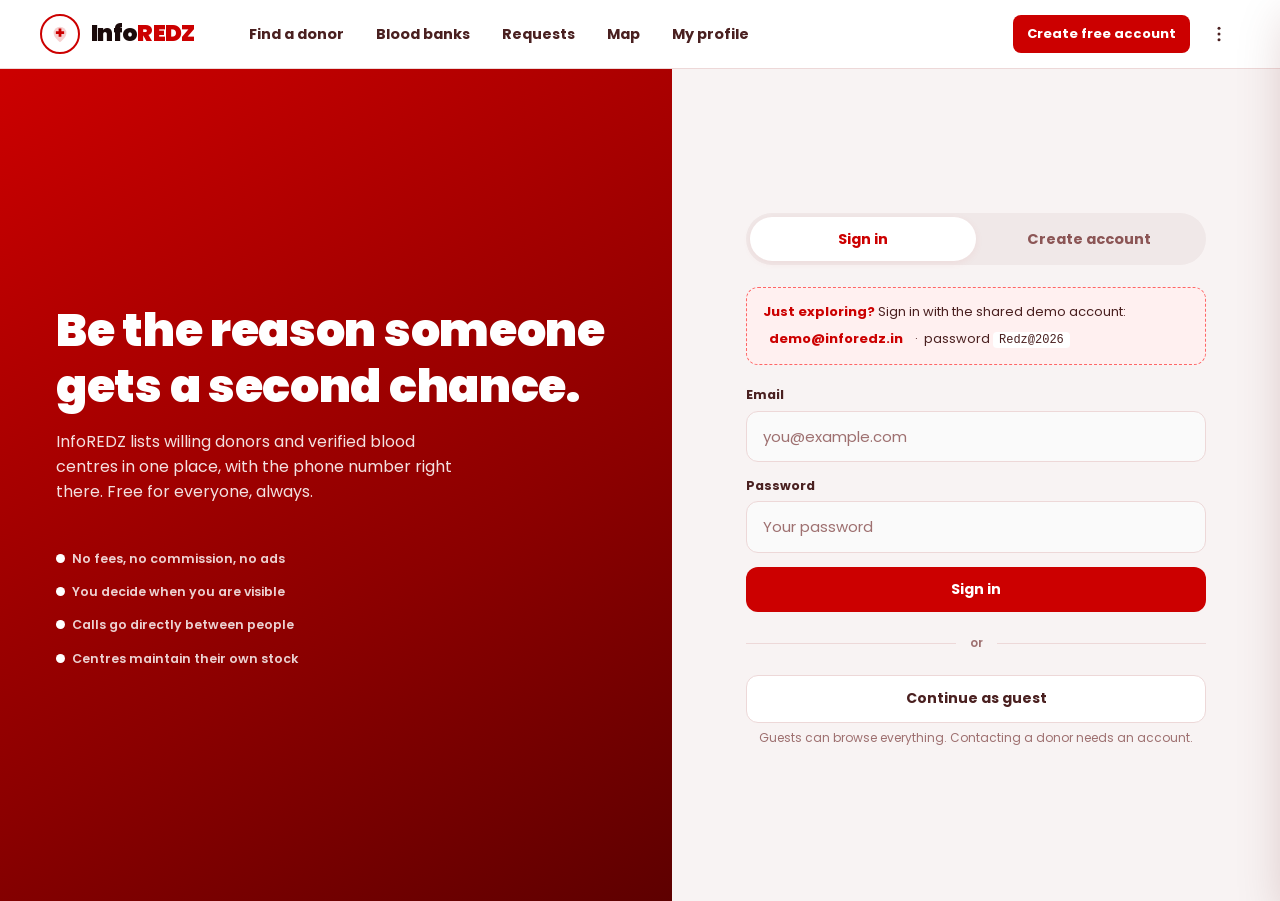
<file: profile.html>
<!doctype html>
<html lang="en">
<head>
  <meta charset="utf-8">
  <meta name="viewport" content="width=device-width, initial-scale=1, viewport-fit=cover">
  <meta name="theme-color" content="#CC0000">
  <link rel="preconnect" href="https://fonts.googleapis.com">
  <link rel="preconnect" href="https://fonts.gstatic.com" crossorigin>
  <link href="https://fonts.googleapis.com/css2?family=Poppins:wght@400;600;700;800;900&display=swap" rel="stylesheet">
  <link rel="stylesheet" href="style.css">
  <title>Profile · InfoREDZ</title>
</head>
<body data-page="profile">

  <header class="site-header" id="siteHeader"></header>

  <section class="pro-hero" id="proHero"></section>

  <main class="section">
    <div class="container" id="proBody"></div>
  </main>

  <footer class="site-footer" id="siteFooter"></footer>

  <script src="core.js"></script>
  <script src="pages.js"></script>
</body>
</html>
</file>
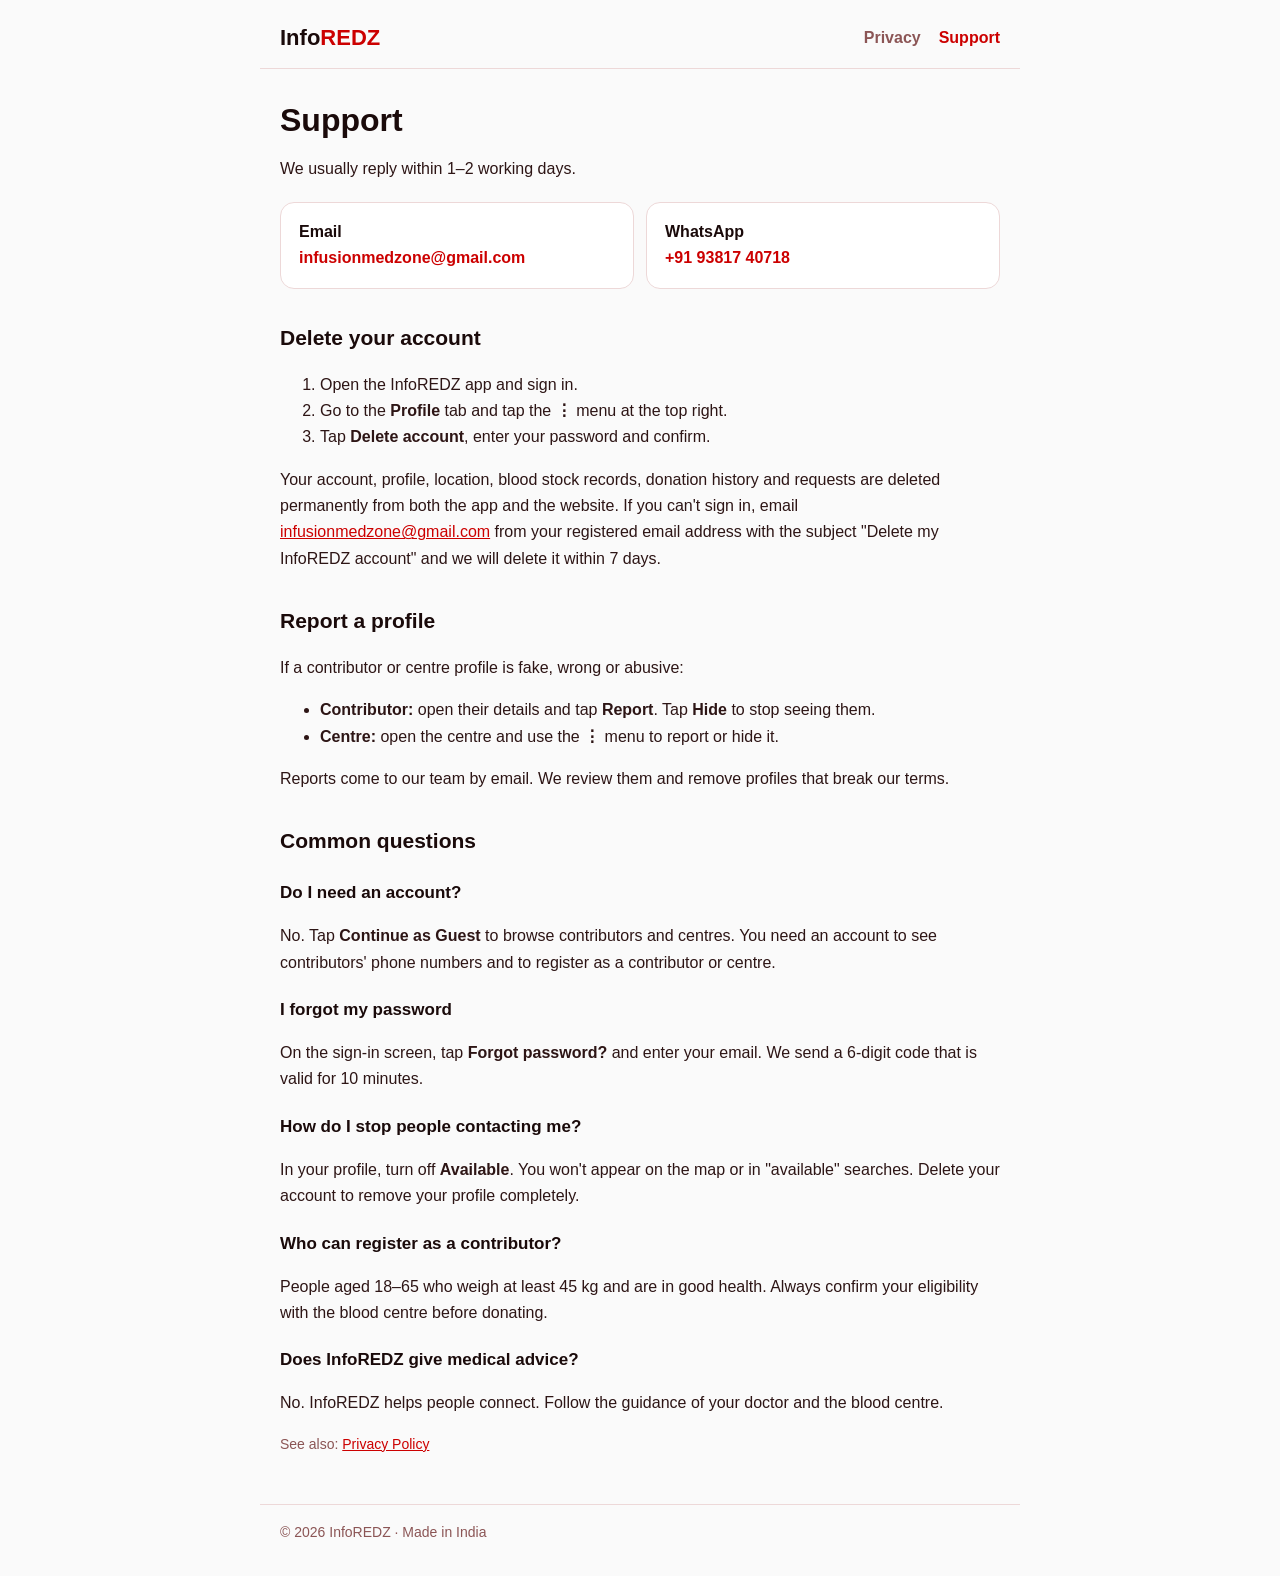
<file: support.html>
<!doctype html>
<html lang="en">
<head>
<meta charset="utf-8">
<meta name="viewport" content="width=device-width, initial-scale=1">
<title>InfoREDZ Support</title>
<meta name="description" content="Get help with the InfoREDZ app: contact, account deletion, reporting profiles and common questions.">
<style>
/* Shared styles for the InfoREDZ public pages (GitHub Pages). */
:root {
  --rose: #cc0000;
  --rose-dark: #8b0000;
  --ink: #1a0a0a;
  --body: #2d1515;
  --muted: #8b5555;
  --line: #edd8d8;
  --bg: #fafafa;
  --card: #ffffff;
}
@media (prefers-color-scheme: dark) {
  :root {
    --rose: #ff6666;
    --rose-dark: #ff9999;
    --ink: #f5eaea;
    --body: #e6d6d6;
    --muted: #c9a0a0;
    --line: #3a2626;
    --bg: #160d0d;
    --card: #221515;
  }
}
* { box-sizing: border-box; }
body {
  margin: 0;
  background: var(--bg);
  color: var(--body);
  font: 16px/1.65 -apple-system, BlinkMacSystemFont, "Segoe UI", Roboto, sans-serif;
}
header, main, footer { max-width: 760px; margin: 0 auto; padding: 0 20px; }
header {
  display: flex;
  justify-content: space-between;
  align-items: center;
  padding-top: 20px;
  padding-bottom: 12px;
  border-bottom: 1px solid var(--line);
}
.brand { font-size: 22px; font-weight: 900; color: var(--ink); text-decoration: none; }
.brand span { color: var(--rose); }
nav a { margin-left: 18px; color: var(--muted); text-decoration: none; font-weight: 600; }
nav a[aria-current="page"] { color: var(--rose); }
h1 { color: var(--ink); font-size: 32px; line-height: 1.2; margin: 32px 0 8px; }
h2 { color: var(--ink); font-size: 21px; margin: 32px 0 8px; }
h3 { color: var(--ink); font-size: 17px; margin: 20px 0 4px; }
a { color: var(--rose); }
.meta { color: var(--muted); font-size: 14px; }
.lead { font-size: 18px; }
.cards { display: flex; flex-wrap: wrap; gap: 12px; margin: 20px 0; }
.card {
  flex: 1 1 200px;
  display: flex;
  flex-direction: column;
  padding: 16px 18px;
  background: var(--card);
  border: 1px solid var(--line);
  border-radius: 14px;
  text-decoration: none;
  color: var(--body);
}
.card strong { color: var(--ink); }
.card span { color: var(--rose); font-weight: 600; }
footer {
  margin-top: 48px;
  padding-top: 16px;
  padding-bottom: 32px;
  border-top: 1px solid var(--line);
  color: var(--muted);
  font-size: 14px;
}
</style>
</head>
<body>
<header>
  <a class="brand" href="index.html">Info<span>REDZ</span></a>
  <nav><a href="privacy.html">Privacy</a><a href="support.html" aria-current="page">Support</a></nav>
</header>
<main>
<h1>Support</h1>
<p>We usually reply within 1–2 working days.</p>
<div class="cards">
  <a class="card" href="mailto:infusionmedzone@gmail.com?subject=InfoREDZ%20support"><strong>Email</strong><span>infusionmedzone@gmail.com</span></a>
  <a class="card" href="https://wa.me/919381740718?text=Hi%20InfoREDZ%20Support%2C%20I%20need%20help"><strong>WhatsApp</strong><span>+91 93817 40718</span></a>
</div>

<h2 id="delete-account">Delete your account</h2>
<ol>
  <li>Open the InfoREDZ app and sign in.</li>
  <li>Go to the <strong>Profile</strong> tab and tap the <strong>⋮</strong> menu at the top right.</li>
  <li>Tap <strong>Delete account</strong>, enter your password and confirm.</li>
</ol>
<p>Your account, profile, location, blood stock records, donation history and requests are deleted permanently from both the app and the website. If you can't sign in, email <a href="mailto:infusionmedzone@gmail.com?subject=Delete%20my%20InfoREDZ%20account">infusionmedzone@gmail.com</a> from your registered email address with the subject "Delete my InfoREDZ account" and we will delete it within 7 days.</p>

<h2 id="report">Report a profile</h2>
<p>If a contributor or centre profile is fake, wrong or abusive:</p>
<ul>
  <li><strong>Contributor:</strong> open their details and tap <strong>Report</strong>. Tap <strong>Hide</strong> to stop seeing them.</li>
  <li><strong>Centre:</strong> open the centre and use the <strong>⋮</strong> menu to report or hide it.</li>
</ul>
<p>Reports come to our team by email. We review them and remove profiles that break our terms.</p>

<h2>Common questions</h2>
<h3>Do I need an account?</h3>
<p>No. Tap <strong>Continue as Guest</strong> to browse contributors and centres. You need an account to see contributors' phone numbers and to register as a contributor or centre.</p>
<h3>I forgot my password</h3>
<p>On the sign-in screen, tap <strong>Forgot password?</strong> and enter your email. We send a 6-digit code that is valid for 10 minutes.</p>
<h3>How do I stop people contacting me?</h3>
<p>In your profile, turn off <strong>Available</strong>. You won't appear on the map or in "available" searches. Delete your account to remove your profile completely.</p>
<h3>Who can register as a contributor?</h3>
<p>People aged 18–65 who weigh at least 45 kg and are in good health. Always confirm your eligibility with the blood centre before donating.</p>
<h3>Does InfoREDZ give medical advice?</h3>
<p>No. InfoREDZ helps people connect. Follow the guidance of your doctor and the blood centre.</p>

<p class="meta">See also: <a href="privacy.html">Privacy Policy</a></p>
</main>
<footer>© 2026 InfoREDZ · Made in India</footer>
</body>
</html>
</file>
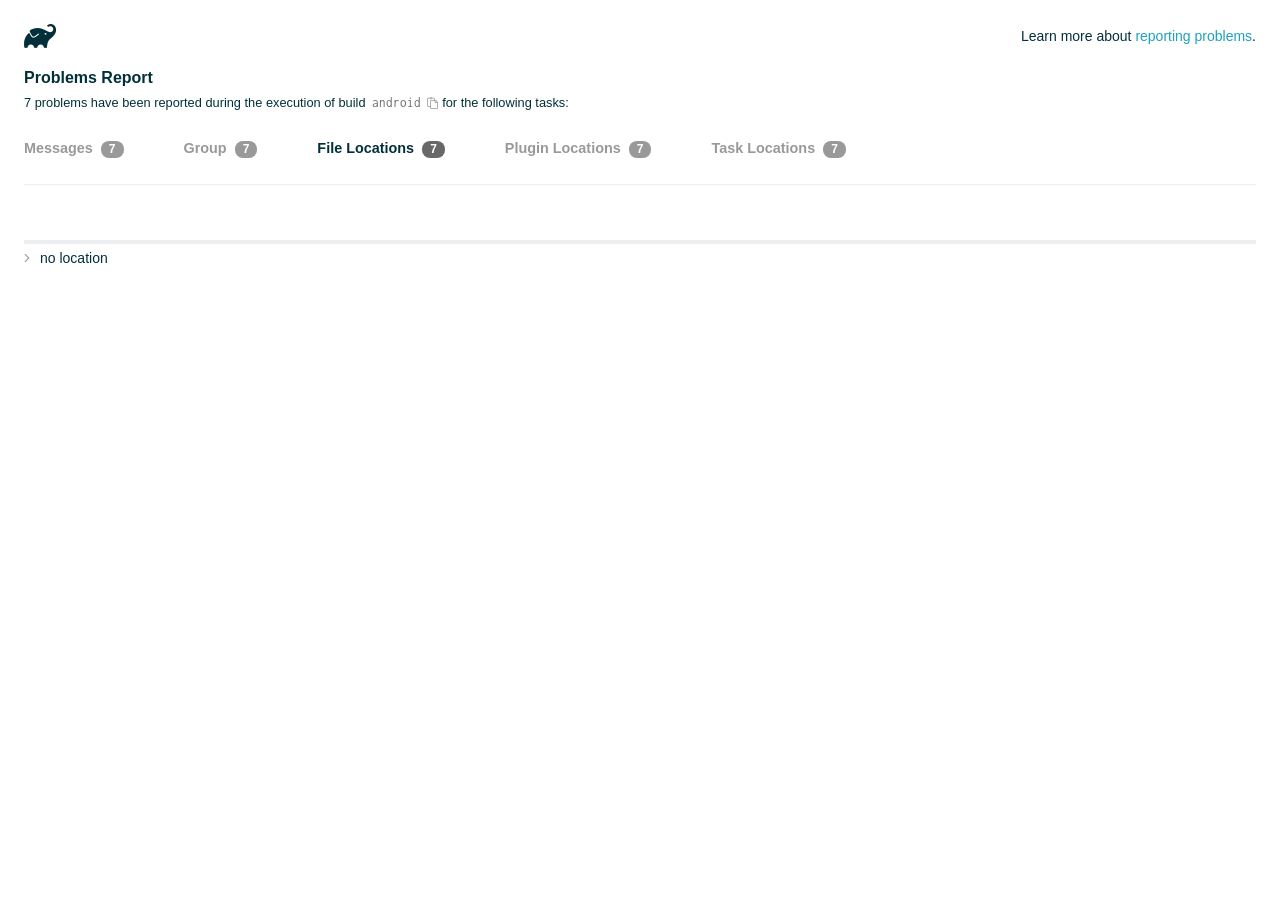
<file: android/build/reports/problems/problems-report.html>
<!DOCTYPE html>

<html lang="en">
<head>
    <!-- Required meta tags -->
    <meta charset="utf-8">
    <meta name="viewport" content="width=device-width, initial-scale=1, shrink-to-fit=no">

                    <style type="text/css">
                /*! normalize.css v7.0.0 | MIT License | github.com/necolas/normalize.css */
html {
    line-height: 1.15;
    -ms-text-size-adjust: 100%;
    -webkit-text-size-adjust: 100%
}

body {
    margin: 0
}

article, aside, footer, header, nav, section {
    display: block
}

h1 {
    font-size: 2em;
    margin: .67em 0
}

figcaption, figure, main {
    display: block
}

figure {
    margin: 1em 40px
}

hr {
    box-sizing: content-box;
    height: 0;
    overflow: visible
}

pre {
    font-family: monospace, monospace;
    font-size: 1em
}

a {
    background-color: transparent;
    -webkit-text-decoration-skip: objects
}

abbr[title] {
    border-bottom: none;
    text-decoration: underline;
    text-decoration: underline dotted
}

b, strong {
    font-weight: inherit
}

b, strong {
    font-weight: bolder
}

code, kbd, samp {
    font-family: monospace, monospace;
    font-size: 1em
}

dfn {
    font-style: italic
}

mark {
    background-color: #ff0;
    color: #000
}

small {
    font-size: 80%
}

sub, sup {
    font-size: 75%;
    line-height: 0;
    position: relative;
    vertical-align: baseline
}

sub {
    bottom: -.25em
}

sup {
    top: -.5em
}

audio, video {
    display: inline-block
}

audio:not([controls]) {
    display: none;
    height: 0
}

img {
    border-style: none
}

svg:not(:root) {
    overflow: hidden
}

button, input, optgroup, select, textarea {
    font-family: sans-serif;
    font-size: 100%;
    line-height: 1.15;
    margin: 0
}

button, input {
    overflow: visible
}

button, select {
    text-transform: none
}

[type=reset], [type=submit], button, html [type=button] {
    -webkit-appearance: button
}

[type=button]::-moz-focus-inner, [type=reset]::-moz-focus-inner, [type=submit]::-moz-focus-inner, button::-moz-focus-inner {
    border-style: none;
    padding: 0
}

[type=button]:-moz-focusring, [type=reset]:-moz-focusring, [type=submit]:-moz-focusring, button:-moz-focusring {
    outline: 1px dotted ButtonText
}

fieldset {
    padding: .35em .75em .625em
}

legend {
    box-sizing: border-box;
    color: inherit;
    display: table;
    max-width: 100%;
    padding: 0;
    white-space: normal
}

progress {
    display: inline-block;
    vertical-align: baseline
}

textarea {
    overflow: auto
}

[type=checkbox], [type=radio] {
    box-sizing: border-box;
    padding: 0
}

[type=number]::-webkit-inner-spin-button, [type=number]::-webkit-outer-spin-button {
    height: auto
}

[type=search] {
    -webkit-appearance: textfield;
    outline-offset: -2px
}

[type=search]::-webkit-search-cancel-button, [type=search]::-webkit-search-decoration {
    -webkit-appearance: none
}

::-webkit-file-upload-button {
    -webkit-appearance: button;
    font: inherit
}

details, menu {
    display: block
}

summary {
    display: list-item
}

canvas {
    display: inline-block
}

template {
    display: none
}

[hidden] {
    display: none
}

/* configuration cache styles */

.report-wrapper {
    margin: 0;
    padding: 0 24px;
}

.gradle-logo {
    width: 32px;
    height: 24px;
    background-image: url("[data-uri]");
    background-size: contain;
}

.header {
    display: flex;
    flex-wrap: wrap;
    position: fixed;
    top: 0;
    left: 0;
    width: 100%;
    padding: 24px 24px 0 24px;
    background-color: white;
    z-index: 1;
}

.learn-more {
    margin-left: auto;
    align-self: center;
    font-size: 0.875rem;
    font-weight: normal;
}

.title {
    display: flex;
    align-items: center;
    padding: 18px 0 24px 0;
    flex: 1 0 100%;
}

.content {
    font-size: 0.875rem;
    padding: 240px 0 48px;
    overflow-x: auto;
    white-space: nowrap;
}

.content ol:first-of-type {
    margin: 0;
}

.tree-btn {
    cursor: pointer;
    display: inline-block;
    width: 16px;
    height: 16px;
    background-size: contain;
    background-repeat: no-repeat;
    vertical-align: middle;
    margin-top: -0.2em;
}

.tree-btn.collapsed {
    background-image: url('data:image/svg+xml;utf8,<svg xmlns="http://www.w3.org/2000/svg" viewBox="0 0 192 512"><path d="M166.9 264.5l-117.8 116c-4.7 4.7-12.3 4.7-17 0l-7.1-7.1c-4.7-4.7-4.7-12.3 0-17L127.3 256 25.1 155.6c-4.7-4.7-4.7-12.3 0-17l7.1-7.1c4.7-4.7 12.3-4.7 17 0l117.8 116c4.6 4.7 4.6 12.3-.1 17z" fill="%23999999" stroke="%23999999"/></svg>');
}

.tree-btn.expanded {
    background-image: url('data:image/svg+xml;utf8,<svg xmlns="http://www.w3.org/2000/svg" viewBox="0 0 256 512"><path d="M119.5 326.9L3.5 209.1c-4.7-4.7-4.7-12.3 0-17l7.1-7.1c4.7-4.7 12.3-4.7 17 0L128 287.3l100.4-102.2c4.7-4.7 12.3-4.7 17 0l7.1 7.1c4.7 4.7 4.7 12.3 0 17L136.5 327c-4.7 4.6-12.3 4.6-17-.1z" fill="%23999999" stroke="%23999999"/></svg>');
}

ul .tree-btn {
    margin-right: 3px;
}

.leaf-icon {
    display: inline-block;
    width: 16px;
    height: 16px;
    background-image: url('data:image/svg+xml;utf8,<svg xmlns="http://www.w3.org/2000/svg" viewBox="0 0 256 512"><path d="M32 256 H224" stroke="%23999999" stroke-width="48" stroke-linecap="round"/></svg>');
    background-size: contain;
    background-repeat: no-repeat;
    vertical-align: middle;
    margin-top: -0.2em;
}

.invisible-text {
    user-select: all; /* Allow the text to be selectable */
    color: transparent; /* Hide the text */
    text-indent: -9999px; /* Move the text out of view */
    position: relative;
    white-space: pre; /* Preserve meaningful whitespace in the invisible text for copying */
}

.text-for-copy {
    display: inline-block;
}

.enum-icon {
    display: inline-block;
    width: 16px;
    height: 16px;
    background-image: url('data:image/svg+xml;utf8,<svg xmlns="http://www.w3.org/2000/svg" viewBox="0 0 1024 1024"><circle cx="512" cy="512" r="200" /></svg>');
    background-size: contain;
    background-repeat: no-repeat;
    vertical-align: middle;
    margin-inline-start: 0.5ex;
    margin-inline-end: 0.5ex;
    margin-top: -0.2em;
}

.error-icon {
    display: inline-block;
    width: 16px;
    height: 16px;
    background-image: url('data:image/svg+xml;utf8,<svg xmlns="http://www.w3.org/2000/svg" viewBox="0 0 320 512"><path d="M193.94 256L296.5 153.44l21.15-21.15c3.12-3.12 3.12-8.19 0-11.31l-22.63-22.63c-3.12-3.12-8.19-3.12-11.31 0L160 222.06 36.29 98.34c-3.12-3.12-8.19-3.12-11.31 0L2.34 120.97c-3.12 3.12-3.12 8.19 0 11.31L126.06 256 2.34 379.71c-3.12 3.12-3.12 8.19 0 11.31l22.63 22.63c3.12 3.12 8.19 3.12 11.31 0L160 289.94 262.56 392.5l21.15 21.15c3.12 3.12 8.19 3.12 11.31 0l22.63-22.63c3.12-3.12 3.12-8.19 0-11.31L193.94 256z" fill="%23FC461E" stroke="%23FC461E"/></svg>');
    background-size: contain;
    background-repeat: no-repeat;
    vertical-align: middle;
    margin-inline-start: 0.5ex;
    margin-inline-end: 0.5ex;
    margin-top: -0.2em;
}

.advice-icon {
    display: inline-block;
    width: 16px;
    height: 16px;
    background-image: url('data:image/svg+xml;utf8,<svg width="800px" height="800px" viewBox="-4.93 0 122.88 122.88" version="1.1" id="Layer_1" xmlns="http://www.w3.org/2000/svg" xmlns:xlink="http://www.w3.org/1999/xlink"  style="enable-background:new 0 0 113.01 122.88" xml:space="preserve"><g><path d="M44.13,102.06c-1.14,0.03-2.14-0.81-2.3-1.96c-0.17-1.2,0.64-2.31,1.82-2.54c-1.3-7.37-4.85-11.43-8.6-15.72 c-2.92-3.34-5.95-6.81-8.34-11.92c-2.35-5.03-3.64-10.23-3.6-15.63c0.05-5.4,1.42-10.96,4.4-16.71c0.02-0.04,0.04-0.07,0.06-0.11 l0,0c3.91-6.62,9.38-11.04,15.47-13.52c5.11-2.09,10.66-2.8,16.1-2.3c5.42,0.5,10.73,2.2,15.37,4.94 c5.9,3.49,10.75,8.67,13.42,15.21c1.44,3.54,2.42,7.49,2.54,11.82c0.12,4.31-0.62,8.96-2.61,13.88 c-2.66,6.59-6.18,10.68-9.47,14.51c-3.03,3.53-5.85,6.81-7.42,11.84c0.89,0.21,1.59,0.94,1.73,1.9c0.17,1.24-0.7,2.39-1.94,2.56 l-0.77,0.11c-0.14,1.09-0.23,2.26-0.27,3.51l0.25-0.04c1.24-0.17,2.39,0.7,2.56,1.94c0.17,1.24-0.7,2.39-1.94,2.56l-0.78,0.11 c0.01,0.15,0.02,0.3,0.03,0.45l0,0c0.07,0.88,0.08,1.73,0.03,2.54l0.13-0.02c1.25-0.15,2.38,0.74,2.54,1.98 c0.15,1.25-0.74,2.38-1.98,2.54l-1.68,0.21c-1.2,3.11-3.34,5.48-5.87,6.94c-1.74,1.01-3.67,1.59-5.61,1.71 c-1.97,0.12-3.96-0.25-5.78-1.13c-2.08-1.02-3.94-2.71-5.29-5.14c-0.65-0.33-1.13-0.97-1.23-1.75c-0.04-0.31-0.01-0.61,0.07-0.89 c-0.39-1.16-0.68-2.43-0.87-3.83l-0.07,0.01c-1.24,0.17-2.39-0.7-2.56-1.94c-0.17-1.24,0.7-2.39,1.94-2.56l0.54-0.08 C44.19,104.32,44.18,103.16,44.13,102.06L44.13,102.06z M2.18,58.86C1.01,58.89,0.04,57.98,0,56.81c-0.04-1.17,0.88-2.14,2.05-2.18 l8.7-0.3c1.17-0.04,2.14,0.88,2.18,2.05c0.04,1.17-0.88,2.14-2.05,2.18L2.18,58.86L2.18,58.86z M110.68,50.25 c1.16-0.12,2.2,0.73,2.32,1.89c0.12,1.16-0.73,2.2-1.89,2.32l-8.66,0.91c-1.16,0.12-2.2-0.73-2.32-1.89 c-0.12-1.16,0.73-2.2,1.89-2.32L110.68,50.25L110.68,50.25z M94.91,14.78c0.65-0.97,1.96-1.23,2.93-0.58 c0.97,0.65,1.23,1.96,0.58,2.93l-4.84,7.24c-0.65,0.97-1.96,1.23-2.93,0.58c-0.97-0.65-1.23-1.96-0.58-2.93L94.91,14.78 L94.91,14.78z M57.63,2.06c0.03-1.17,1-2.09,2.16-2.06c1.17,0.03,2.09,1,2.06,2.16l-0.22,8.7c-0.03,1.17-1,2.09-2.16,2.06 c-1.17-0.03-2.09-1-2.06-2.16L57.63,2.06L57.63,2.06z M13.88,15.53c-0.86-0.8-0.9-2.14-0.11-2.99c0.8-0.86,2.14-0.9,2.99-0.11 l6.37,5.94c0.86,0.8,0.9,2.14,0.11,2.99c-0.8,0.86-2.14,0.9-2.99,0.11L13.88,15.53L13.88,15.53z M47.88,96.95l18.49-2.63 c1.59-6.7,5.05-10.73,8.8-15.08c3.08-3.58,6.36-7.4,8.76-13.34c1.76-4.35,2.41-8.43,2.31-12.19c-0.1-3.75-0.96-7.21-2.24-10.34 c-2.3-5.63-6.51-10.11-11.65-13.15c-4.11-2.43-8.8-3.94-13.59-4.37c-4.77-0.44-9.64,0.19-14.13,2.02 c-5.26,2.15-9.99,5.97-13.39,11.72c-2.64,5.12-3.86,10.02-3.9,14.73c-0.04,4.74,1.11,9.33,3.2,13.8c2.13,4.56,4.97,7.8,7.69,10.92 C42.47,83.9,46.48,88.49,47.88,96.95L47.88,96.95z M65.62,99.02l-17.27,2.45c0.05,1.1,0.07,2.25,0.05,3.47l17.05-2.42 C65.47,101.29,65.52,100.12,65.62,99.02L65.62,99.02z M48.49,109.52c0.12,0.92,0.3,1.76,0.53,2.54l16.55-2.04 c0.11-0.86,0.13-1.77,0.05-2.74l0,0l0-0.02l-0.01-0.17L48.49,109.52L48.49,109.52z M51.37,116.36c0.64,0.67,1.35,1.19,2.1,1.55 c1.15,0.56,2.42,0.79,3.67,0.72c1.29-0.08,2.57-0.47,3.74-1.15c1.1-0.64,2.09-1.53,2.88-2.65L51.37,116.36L51.37,116.36z"/></g></svg>');
    background-size: contain;
    background-repeat: no-repeat;
    vertical-align: middle;
    margin-inline-start: 0.5ex;
    margin-inline-end: 0.5ex;
    margin-top: -0.2em;
}

.warning-icon {
    display: inline-block;
    width: 13px;
    height: 13px;
    background-image: url('data:image/svg+xml;utf8,<svg xmlns="http://www.w3.org/2000/svg" viewBox="0 0 576 512"><path d="M270.2 160h35.5c3.4 0 6.1 2.8 6 6.2l-7.5 196c-.1 3.2-2.8 5.8-6 5.8h-20.5c-3.2 0-5.9-2.5-6-5.8l-7.5-196c-.1-3.4 2.6-6.2 6-6.2zM288 388c-15.5 0-28 12.5-28 28s12.5 28 28 28 28-12.5 28-28-12.5-28-28-28zm281.5 52L329.6 24c-18.4-32-64.7-32-83.2 0L6.5 440c-18.4 31.9 4.6 72 41.6 72H528c36.8 0 60-40 41.5-72zM528 480H48c-12.3 0-20-13.3-13.9-24l240-416c6.1-10.6 21.6-10.7 27.7 0l240 416c6.2 10.6-1.5 24-13.8 24z" fill="%23DEAD22" stroke="%23DEAD22"/></svg>');
    background-size: contain;
    background-repeat: no-repeat;
    vertical-align: middle;
    margin-inline-start: 0.3ex;
    margin-inline-end: 1.1ex;
    margin-top: -0.1em;
}

.documentation-button {
    cursor: pointer;
    display: inline-block;
    width: 13px;
    height: 13px;
    background-image: url('data:image/svg+xml;utf8,<svg xmlns="http://www.w3.org/2000/svg" viewBox="0 0 512 512"><path d="M256 340c-15.464 0-28 12.536-28 28s12.536 28 28 28 28-12.536 28-28-12.536-28-28-28zm7.67-24h-16c-6.627 0-12-5.373-12-12v-.381c0-70.343 77.44-63.619 77.44-107.408 0-20.016-17.761-40.211-57.44-40.211-29.144 0-44.265 9.649-59.211 28.692-3.908 4.98-11.054 5.995-16.248 2.376l-13.134-9.15c-5.625-3.919-6.86-11.771-2.645-17.177C185.658 133.514 210.842 116 255.67 116c52.32 0 97.44 29.751 97.44 80.211 0 67.414-77.44 63.849-77.44 107.408V304c0 6.627-5.373 12-12 12zM256 40c118.621 0 216 96.075 216 216 0 119.291-96.61 216-216 216-119.244 0-216-96.562-216-216 0-119.203 96.602-216 216-216m0-32C119.043 8 8 119.083 8 256c0 136.997 111.043 248 248 248s248-111.003 248-248C504 119.083 392.957 8 256 8z" fill="%23999999" stroke="%23999999"/></svg>');
    background-size: contain;
    background-repeat: no-repeat;
    vertical-align: middle;
    margin-inline-start: 0.5ex;
    margin-inline-end: 0.5ex;
    margin-top: -0.2em;
}

.documentation-button::selection {
    color: transparent;
}

.documentation-button:hover {
    color: transparent;
}

.copy-button {
    cursor: pointer;
    display: inline-block;
    width: 12px;
    height: 12px;
    background-image: url('data:image/svg+xml;utf8,<svg xmlns="http://www.w3.org/2000/svg" viewBox="0 0 448 512"><path d="M433.941 193.941l-51.882-51.882A48 48 0 0 0 348.118 128H320V80c0-26.51-21.49-48-48-48h-66.752C198.643 13.377 180.858 0 160 0s-38.643 13.377-45.248 32H48C21.49 32 0 53.49 0 80v288c0 26.51 21.49 48 48 48h80v48c0 26.51 21.49 48 48 48h224c26.51 0 48-21.49 48-48V227.882a48 48 0 0 0-14.059-33.941zm-22.627 22.627a15.888 15.888 0 0 1 4.195 7.432H352v-63.509a15.88 15.88 0 0 1 7.431 4.195l51.883 51.882zM160 30c9.941 0 18 8.059 18 18s-8.059 18-18 18-18-8.059-18-18 8.059-18 18-18zM48 384c-8.822 0-16-7.178-16-16V80c0-8.822 7.178-16 16-16h66.752c6.605 18.623 24.389 32 45.248 32s38.643-13.377 45.248-32H272c8.822 0 16 7.178 16 16v48H176c-26.51 0-48 21.49-48 48v208H48zm352 96H176c-8.822 0-16-7.178-16-16V176c0-8.822 7.178-16 16-16h144v72c0 13.2 10.8 24 24 24h72v208c0 8.822-7.178 16-16 16z" fill="%23999999" stroke="%23999999"/></svg>');
    background-size: contain;
    background-repeat: no-repeat;
    vertical-align: middle;
    margin-inline-start: 0.5ex;
    margin-top: -0.2em;
}

.groups{
    display: flex;
    border-bottom: 1px solid #EDEEEF;
    flex: 1 0 100%;
}

.uncategorized {
    display: flex;
    border-top: 4px solid #EDEEEF;
    flex: 1 0 100%;
}

.group-selector {
    padding: 0 52px 24px 0;
    font-size: 0.9rem;
    font-weight: bold;
    color: #999999;
    cursor: pointer;
}

.group-selector__count {
    margin: 0 8px;
    border-radius: 8px;
    background-color: #999;
    color: #fff;
    padding: 1px 8px 2px;
    font-size: 0.75rem;
}

.group-selector--active {
    color: #02303A;
    cursor: auto;
}

.group-selector--active .group-selector__count {
    background-color: #686868;
}

.group-selector--disabled {
    cursor: not-allowed;
}

.accordion-header {
    cursor: pointer;
}

.container {
    padding-left: 0.5em;
    padding-right: 0.5em;
}

.stacktrace {
    border-radius: 4px;
    overflow-x: auto;
    padding: 0.5rem;
    margin-bottom: 0;
    min-width: 1000px;
}

/* Lato (bold, regular) */
@font-face {
    font-display: swap;
    font-family: Lato;
    font-weight: 500;
    font-style: normal;
    src: url("https://assets.gradle.com/lato/fonts/lato-semibold/lato-semibold.woff2") format("woff2"),
    url("https://assets.gradle.com/lato/fonts/lato-semibold/lato-semibold.woff") format("woff");
}

@font-face {
    font-display: swap;
    font-family: Lato;
    font-weight: bold;
    font-style: normal;
    src: url("https://assets.gradle.com/lato/fonts/lato-bold/lato-bold.woff2") format("woff2"),
    url("https://assets.gradle.com/lato/fonts/lato-bold/lato-bold.woff") format("woff");
}

* {
    -webkit-box-sizing: border-box;
    -moz-box-sizing: border-box;
    box-sizing: border-box;
}

html,
body {
    margin: 0;
    padding: 0;
}

html {
    font-family: "Lato", "Helvetica Neue", Arial, sans-serif;
    font-size: 16px;
    font-weight: 400;
    line-height: 1.5;
}

body {
    color: #02303A;
    background-color: #ffffff;
    -webkit-text-size-adjust: 100%;
    -ms-text-size-adjust: 100%;
    -webkit-font-smoothing: antialiased;
}


/* typography */
h1, h2, h3, h4, h5, h6 {
    color: #02303A;
    text-rendering: optimizeLegibility;
    margin: 0;
}

h1 {
    font-size: 1rem;
}

h2 {
    font-size: 0.9rem;
}

h3 {
    font-size: 1.125rem;
}

h4, h5, h6 {
    font-size: 0.875rem;
}

h1 code {
    font-weight: bold;
}

ul, ol, dl {
    list-style-position: outside;
    line-height: 1.6;
    padding: 0;
    margin: 0 0 0 20px;
    list-style-type: none;
}

li {
    line-height: 2;
}

a {
    color: #1DA2BD;
    text-decoration: none;
    transition: all 0.3s ease, visibility 0s;
}

a:hover {
    color: #35c1e4;
}

/* code */
code, pre {
    font-family: Inconsolata, Monaco, "Courier New", monospace;
    font-style: normal;
    font-variant-ligatures: normal;
    font-variant-caps: normal;
    font-variant-numeric: normal;
    font-variant-east-asian: normal;
    font-weight: normal;
    font-stretch: normal;
    color: #686868;
}

*:not(pre) > code {
    letter-spacing: 0;
    padding: 0.1em 0.5ex;
    text-rendering: optimizeSpeed;
    word-spacing: -0.15em;
    word-wrap: break-word;
}

pre {
    font-size: 0.75rem;
    line-height: 1.8;
    margin-top: 0;
    margin-bottom: 1.5em;
    padding: 1rem;
}

pre code {
    background-color: transparent;
    color: inherit;
    line-height: 1.8;
    font-size: 100%;
    padding: 0;
}

a code {
    color: #1BA8CB;
}

pre.code, pre.programlisting, pre.screen, pre.tt {
    background-color: #f7f7f8;
    border-radius: 4px;
    font-size: 1em;
    line-height: 1.45;
    margin-bottom: 1.25em;
    overflow-x: auto;
    padding: 1rem;
}

li em, p em {
    padding: 0 1px;
}

code em, tt em {
    text-decoration: none;
}

code + .copy-button {
    margin-inline-start: 0.2ex;
}

.java-exception {
    font-size: 0.75rem;
    padding-left: 24px;
}

.java-exception ul {
    margin: 0;
    line-height: inherit;
}

.java-exception code {
    white-space: pre;
}

.java-exception-part-toggle {
    user-select: none;
    cursor: pointer;
    border-radius: 2px;
    padding: 0.1em 0.2em;
    background: azure;
    color: #686868;
}

                </style>
    <!-- Inconsolata is used as a default monospace font in the report. -->
    <link rel="stylesheet" href="https://fonts.googleapis.com/css?family=Inconsolata:400,700" />

    <title>Gradle Configuration Cache</title>
</head>
<body>

<div id="playground"></div>

<div class="report" id="report">
    Loading...
</div>

<script type="text/javascript">
function configurationCacheProblems() { return (
// begin-report-data
{"diagnostics":[{"locations":[{}],"problem":[{"text":"Properties should be assigned using the 'propName = value' syntax. Setting a property via the Gradle-generated 'propName value' or 'propName(value)' syntax in Groovy DSL has been deprecated."}],"severity":"WARNING","problemDetails":[{"text":"This is scheduled to be removed in Gradle 10.0."}],"contextualLabel":"Properties should be assigned using the 'propName = value' syntax. Setting a property via the Gradle-generated 'propName value' or 'propName(value)' syntax in Groovy DSL has been deprecated.","documentationLink":"https://docs.gradle.org/8.14/userguide/upgrading_version_8.html#groovy_space_assignment_syntax","problemId":[{"name":"deprecation","displayName":"Deprecation"},{"name":"properties-should-be-assigned-using-the-propname-value-syntax-setting-a-property-via-the-gradle-generated-propname-value-or-propname-value-syntax-in-groovy-dsl","displayName":"Properties should be assigned using the 'propName = value' syntax. Setting a property via the Gradle-generated 'propName value' or 'propName(value)' syntax in Groovy DSL has been deprecated."}],"solutions":[[{"text":"Use assignment ('group = <value>') instead."}]]},{"locations":[{}],"problem":[{"text":"Properties should be assigned using the 'propName = value' syntax. Setting a property via the Gradle-generated 'propName value' or 'propName(value)' syntax in Groovy DSL has been deprecated."}],"severity":"WARNING","problemDetails":[{"text":"This is scheduled to be removed in Gradle 10.0."}],"contextualLabel":"Properties should be assigned using the 'propName = value' syntax. Setting a property via the Gradle-generated 'propName value' or 'propName(value)' syntax in Groovy DSL has been deprecated.","documentationLink":"https://docs.gradle.org/8.14/userguide/upgrading_version_8.html#groovy_space_assignment_syntax","problemId":[{"name":"deprecation","displayName":"Deprecation"},{"name":"properties-should-be-assigned-using-the-propname-value-syntax-setting-a-property-via-the-gradle-generated-propname-value-or-propname-value-syntax-in-groovy-dsl","displayName":"Properties should be assigned using the 'propName = value' syntax. Setting a property via the Gradle-generated 'propName value' or 'propName(value)' syntax in Groovy DSL has been deprecated."}],"solutions":[[{"text":"Use assignment ('version = <value>') instead."}]]},{"locations":[{}],"problem":[{"text":"Properties should be assigned using the 'propName = value' syntax. Setting a property via the Gradle-generated 'propName value' or 'propName(value)' syntax in Groovy DSL has been deprecated."}],"severity":"WARNING","problemDetails":[{"text":"This is scheduled to be removed in Gradle 10.0."}],"contextualLabel":"Properties should be assigned using the 'propName = value' syntax. Setting a property via the Gradle-generated 'propName value' or 'propName(value)' syntax in Groovy DSL has been deprecated.","documentationLink":"https://docs.gradle.org/8.14/userguide/upgrading_version_8.html#groovy_space_assignment_syntax","problemId":[{"name":"deprecation","displayName":"Deprecation"},{"name":"properties-should-be-assigned-using-the-propname-value-syntax-setting-a-property-via-the-gradle-generated-propname-value-or-propname-value-syntax-in-groovy-dsl","displayName":"Properties should be assigned using the 'propName = value' syntax. Setting a property via the Gradle-generated 'propName value' or 'propName(value)' syntax in Groovy DSL has been deprecated."}],"solutions":[[{"text":"Use assignment ('namespace = <value>') instead."}]]},{"locations":[{}],"problem":[{"text":"Properties should be assigned using the 'propName = value' syntax. Setting a property via the Gradle-generated 'propName value' or 'propName(value)' syntax in Groovy DSL has been deprecated."}],"severity":"WARNING","problemDetails":[{"text":"This is scheduled to be removed in Gradle 10.0."}],"contextualLabel":"Properties should be assigned using the 'propName = value' syntax. Setting a property via the Gradle-generated 'propName value' or 'propName(value)' syntax in Groovy DSL has been deprecated.","documentationLink":"https://docs.gradle.org/8.14/userguide/upgrading_version_8.html#groovy_space_assignment_syntax","problemId":[{"name":"deprecation","displayName":"Deprecation"},{"name":"properties-should-be-assigned-using-the-propname-value-syntax-setting-a-property-via-the-gradle-generated-propname-value-or-propname-value-syntax-in-groovy-dsl","displayName":"Properties should be assigned using the 'propName = value' syntax. Setting a property via the Gradle-generated 'propName value' or 'propName(value)' syntax in Groovy DSL has been deprecated."}],"solutions":[[{"text":"Use assignment ('group = <value>') instead."}]]},{"locations":[{}],"problem":[{"text":"Properties should be assigned using the 'propName = value' syntax. Setting a property via the Gradle-generated 'propName value' or 'propName(value)' syntax in Groovy DSL has been deprecated."}],"severity":"WARNING","problemDetails":[{"text":"This is scheduled to be removed in Gradle 10.0."}],"contextualLabel":"Properties should be assigned using the 'propName = value' syntax. Setting a property via the Gradle-generated 'propName value' or 'propName(value)' syntax in Groovy DSL has been deprecated.","documentationLink":"https://docs.gradle.org/8.14/userguide/upgrading_version_8.html#groovy_space_assignment_syntax","problemId":[{"name":"deprecation","displayName":"Deprecation"},{"name":"properties-should-be-assigned-using-the-propname-value-syntax-setting-a-property-via-the-gradle-generated-propname-value-or-propname-value-syntax-in-groovy-dsl","displayName":"Properties should be assigned using the 'propName = value' syntax. Setting a property via the Gradle-generated 'propName value' or 'propName(value)' syntax in Groovy DSL has been deprecated."}],"solutions":[[{"text":"Use assignment ('version = <value>') instead."}]]},{"locations":[{}],"problem":[{"text":"Properties should be assigned using the 'propName = value' syntax. Setting a property via the Gradle-generated 'propName value' or 'propName(value)' syntax in Groovy DSL has been deprecated."}],"severity":"WARNING","problemDetails":[{"text":"This is scheduled to be removed in Gradle 10.0."}],"contextualLabel":"Properties should be assigned using the 'propName = value' syntax. Setting a property via the Gradle-generated 'propName value' or 'propName(value)' syntax in Groovy DSL has been deprecated.","documentationLink":"https://docs.gradle.org/8.14/userguide/upgrading_version_8.html#groovy_space_assignment_syntax","problemId":[{"name":"deprecation","displayName":"Deprecation"},{"name":"properties-should-be-assigned-using-the-propname-value-syntax-setting-a-property-via-the-gradle-generated-propname-value-or-propname-value-syntax-in-groovy-dsl","displayName":"Properties should be assigned using the 'propName = value' syntax. Setting a property via the Gradle-generated 'propName value' or 'propName(value)' syntax in Groovy DSL has been deprecated."}],"solutions":[[{"text":"Use assignment ('namespace = <value>') instead."}]]},{"locations":[{}],"problem":[{"text":"Properties should be assigned using the 'propName = value' syntax. Setting a property via the Gradle-generated 'propName value' or 'propName(value)' syntax in Groovy DSL has been deprecated."}],"severity":"WARNING","problemDetails":[{"text":"This is scheduled to be removed in Gradle 10.0."}],"contextualLabel":"Properties should be assigned using the 'propName = value' syntax. Setting a property via the Gradle-generated 'propName value' or 'propName(value)' syntax in Groovy DSL has been deprecated.","documentationLink":"https://docs.gradle.org/8.14/userguide/upgrading_version_8.html#groovy_space_assignment_syntax","problemId":[{"name":"deprecation","displayName":"Deprecation"},{"name":"properties-should-be-assigned-using-the-propname-value-syntax-setting-a-property-via-the-gradle-generated-propname-value-or-propname-value-syntax-in-groovy-dsl","displayName":"Properties should be assigned using the 'propName = value' syntax. Setting a property via the Gradle-generated 'propName value' or 'propName(value)' syntax in Groovy DSL has been deprecated."}],"solutions":[[{"text":"Use assignment ('compileSdk = <value>') instead."}]]}],"problemsReport":{"totalProblemCount":7,"buildName":"android","requestedTasks":"","documentationLink":"https://docs.gradle.org/8.14/userguide/reporting_problems.html","documentationLinkCaption":"Problem report","summaries":[]}}
// end-report-data
);}
</script>
                <script type="text/javascript">
                !function(n,t){"object"==typeof exports&&"object"==typeof module?module.exports=t():"function"==typeof define&&define.amd?define([],t):"object"==typeof exports?exports["configuration-cache-report"]=t():n["configuration-cache-report"]=t()}(this,(()=>(({70:function(){void 0===ArrayBuffer.isView&&(ArrayBuffer.isView=function(n){return null!=n&&null!=n.__proto__&&n.__proto__.__proto__===Int8Array.prototype.__proto__}),void 0===Math.imul&&(Math.imul=function(n,t){return(4294901760&n)*(65535&t)+(65535&n)*(0|t)|0}),this["configuration-cache-report"]=function(n){"use strict";var t,r,i,e,u,o,f,s,c,a,h,l,_,v,d,g,w,b,p,m,k,q,y,B,C,x,j,P,I,S,z,T,E,L,N,A,M,F,D,O,R,H,$,G,U,V,Q,Z,Y,W,K,X,J,nn,tn,rn,en,un,on,fn,sn,cn,an,hn,ln,_n,vn,dn,gn,wn,bn,pn,mn,kn,qn,yn,Bn,Cn,xn,jn,Pn,In,Sn,zn,Tn,En,Ln,Nn,An,Mn=Math.imul,Fn=ArrayBuffer.isView;function Dn(n,t){if(!(t>=0))throw _u(ce("Requested element count "+t+" is less than zero."));return function(n,t){if(!(t>=0))throw _u(ce("Requested element count "+t+" is less than zero."));if(0===t)return Ct();if(t>=n.length)return function(n){switch(n.length){case 0:return Ct();case 1:return qr(n[0]);default:return function(n){return Hr(function(n){return new It(n,!1)}(n))}(n)}}(n);if(1===t)return qr(n[0]);var r=0,i=Rr(),e=0,u=n.length;n:for(;e<u;){var o=n[e];if(e=e+1|0,i.d(o),(r=r+1|0)===t)break n}return i}(n,rt(n.length-t|0,0))}function On(n,t,r,i,e,u,o){return t=t===A?", ":t,r=r===A?"":r,i=i===A?"":i,e=e===A?-1:e,u=u===A?"...":u,o=o===A?null:o,function(n,t,r,i,e,u,o,f){r=r===A?", ":r,i=i===A?"":i,e=e===A?"":e,u=u===A?-1:u,o=o===A?"...":o,f=f===A?null:f,t.e(i);var s=0,c=0,a=n.length;n:for(;c<a;){var h=n[c];if(c=c+1|0,(s=s+1|0)>1&&t.e(r),!(u<0||s<=u))break n;Jt(t,h,f)}return u>=0&&s>u&&t.e(o),t.e(e),t}(n,Bi(),t,r,i,e,u,o).toString()}function Rn(n){return n.length-1|0}function Hn(n,t){if(null==t){var r=0,i=n.length-1|0;if(r<=i)do{var e=r;if(r=r+1|0,null==n[e])return e}while(r<=i)}else{var u=0,o=n.length-1|0;if(u<=o)do{var f=u;if(u=u+1|0,le(t,n[f]))return f}while(u<=o)}return-1}function $n(n,t,r,i,e,u,o){return t=t===A?", ":t,r=r===A?"":r,i=i===A?"":i,e=e===A?-1:e,u=u===A?"...":u,o=o===A?null:o,Gn(n,Bi(),t,r,i,e,u,o).toString()}function Gn(n,t,r,i,e,u,o,f){r=r===A?", ":r,i=i===A?"":i,e=e===A?"":e,u=u===A?-1:u,o=o===A?"...":o,f=f===A?null:f,t.e(i);var s=0,c=n.f();n:for(;c.g();){var a=c.h();if((s=s+1|0)>1&&t.e(r),!(u<0||s<=u))break n;Jt(t,a,f)}return u>=0&&s>u&&t.e(o),t.e(e),t}function Un(n){if(n.i())throw xu("List is empty.");return n.j(0)}function Vn(n){return new tt(n)}function Qn(n){if(Ke(n,Di)){var t;switch(n.k()){case 0:t=Ct();break;case 1:t=qr(Ke(n,Fi)?n.j(0):n.f().h());break;default:t=Zn(n)}return t}return xt(Xn(n))}function Zn(n){return Hr(n)}function Yn(n){if(Ke(n,Di)&&n.k()<=1)return Qn(n);var t=Xn(n);return function(n){var t=(n.k()/2|0)-1|0;if(t<0)return br();var r=jt(n),i=0;if(i<=t)do{var e=i;i=i+1|0;var u=n.j(e);n.f4(e,n.j(r)),n.f4(r,u),r=r-1|0}while(e!==t)}(t),t}function Wn(n,t){if(!(t>=0))throw _u(ce("Requested element count "+t+" is less than zero."));return function(n,t){if(!(t>=0))throw _u(ce("Requested element count "+t+" is less than zero."));if(0===t)return Ct();if(Ke(n,Di)){if(t>=n.k())return Qn(n);if(1===t)return qr(function(n){if(Ke(n,Fi))return Un(n);var t=n.f();if(!t.g())throw xu("Collection is empty.");return t.h()}(n))}var r=0,i=Rr(),e=n.f();n:for(;e.g();){var u=e.h();if(i.d(u),(r=r+1|0)===t)break n}return xt(i)}(n,rt(n.k()-t|0,0))}function Kn(n,t){if(!(t>=0))throw _u(ce("Requested element count "+t+" is less than zero."));if(0===t)return Ct();var r=n.k();if(t>=r)return Qn(n);if(1===t)return qr(Jn(n));var i=Rr();if(Ke(n,bi)){var e=r-t|0;if(e<r)do{var u=e;e=e+1|0,i.d(n.j(u))}while(e<r)}else for(var o=n.l(r-t|0);o.g();){var f=o.h();i.d(f)}return i}function Xn(n){return Ke(n,Di)?Zn(n):nt(n,Or())}function Jn(n){if(n.i())throw xu("List is empty.");return n.j(jt(n))}function nt(n,t){for(var r=n.f();r.g();){var i=r.h();t.d(i)}return t}function tt(n){this.n_1=n}function rt(n,t){return n<t?t:n}function it(n,t){return n>t?t:n}function et(n,t){return Kt().q(n,t,-1)}function ut(n,t){return new Ft(n,t)}function ot(n){var t=n.f();if(!t.g())return Ct();var r=t.h();if(!t.g())return qr(r);var i=Or();for(i.d(r);t.g();)i.d(t.h());return i}function ft(n){this.r_1=n}function st(n,t){this.s_1=n,this.t_1=t}function ct(){}function at(n){this.x_1=n,this.w_1=0}function ht(n,t){this.a1_1=n,at.call(this,n),_t().b1(t,this.a1_1.k()),this.w_1=t}function lt(){t=this}function _t(){return null==t&&new lt,t}function vt(){_t(),ct.call(this)}function dt(n){this.h1_1=n}function gt(n,t){return t===n?"(this Map)":Vi(t)}function wt(n,t){var r;n:{for(var i=n.o().f();i.g();){var e=i.h();if(le(e.j1(),t)){r=e;break n}}r=null}return r}function bt(){r=this}function pt(){return null==r&&new bt,r}function mt(n){this.q1_1=n,ct.call(this)}function kt(){pt(),this.n1_1=null,this.o1_1=null}function qt(){i=this}function yt(){return null==i&&new qt,i}function Bt(n){return n.length>0?ou(n):Ct()}function Ct(){return null==e&&new Pt,e}function xt(n){switch(n.k()){case 0:return Ct();case 1:return qr(n.j(0));default:return n}}function jt(n){return n.k()-1|0}function Pt(){e=this,this.z1_1=new ke(-1478467534,-1720727600)}function It(n,t){this.b2_1=n,this.c2_1=t}function St(){u=this}function zt(){return null==u&&new St,u}function Tt(n,t){return Ke(n,Di)?n.k():t}function Et(n,t){if(Ke(t,Di))return n.m(t);for(var r=!1,i=t.f();i.g();){var e=i.h();n.d(e)&&(r=!0)}return r}function Lt(){}function Nt(n,t){this.h2_1=n,this.g2_1=n.i2_1.l(function(n,t){if(!(0<=t&&t<=n.k()))throw du("Position index "+t+" must be in range ["+Ve(0,n.k())+"].");return n.k()-t|0}(n,t))}function At(n){vt.call(this),this.i2_1=n}function Mt(n){this.k2_1=n,this.j2_1=n.l2_1.f()}function Ft(n,t){this.l2_1=n,this.m2_1=t}function Dt(n){for(;n.n2_1.g();){var t=n.n2_1.h();if(n.q2_1.t2_1(t)===n.q2_1.s2_1)return n.p2_1=t,n.o2_1=1,br()}n.o2_1=0}function Ot(n){this.q2_1=n,this.n2_1=n.r2_1.f(),this.o2_1=-1,this.p2_1=null}function Rt(n,t,r){t=t===A||t,this.r2_1=n,this.s2_1=t,this.t2_1=r}function Ht(){return null==o&&new $t,o}function $t(){o=this,this.u2_1=new ke(1993859828,793161749)}function Gt(n,t,r){return Ut(Ut(n,r)-Ut(t,r)|0,r)}function Ut(n,t){var r=n%t|0;return r>=0?r:r+t|0}function Vt(){f=this,this.p_1=new Zt(1,0)}function Qt(){return null==f&&new Vt,f}function Zt(n,t){Qt(),Xt.call(this,n,t,1)}function Yt(n,t,r){Lt.call(this),this.d3_1=r,this.e3_1=t,this.f3_1=this.d3_1>0?n<=t:n>=t,this.g3_1=this.f3_1?n:this.e3_1}function Wt(){s=this}function Kt(){return null==s&&new Wt,s}function Xt(n,t,r){if(Kt(),0===r)throw _u("Step must be non-zero.");if(r===mr().MIN_VALUE)throw _u("Step must be greater than Int.MIN_VALUE to avoid overflow on negation.");this.z2_1=n,this.a3_1=function(n,t,r){var i;if(r>0)i=n>=t?t:t-Gt(t,n,r)|0;else{if(!(r<0))throw _u("Step is zero.");i=n<=t?t:t+Gt(n,t,0|-r)|0}return i}(n,t,r),this.b3_1=r}function Jt(n,t,r){null!=r?n.e(r(t)):null==t||nu(t)?n.e(t):t instanceof Mi?n.i3(t.h3_1):n.e(Vi(t))}function nr(n,t,r){if(n===t)return!0;if(!(r=r!==A&&r))return!1;var i=xi(n),e=xi(t);return i===e||le(new Mi(ne(Li(i).toLowerCase(),0)),new Mi(ne(Li(e).toLowerCase(),0)))}function tr(n){return re(n)-1|0}function rr(n,t,r,i){return r=r===A?0:r,(i=i!==A&&i)||"string"!=typeof n?ir(n,t,r,re(n),i):n.indexOf(t,r)}function ir(n,t,r,i,e,u){var o=(u=u!==A&&u)?et(it(r,tr(n)),rt(i,0)):Ve(rt(r,0),it(i,re(n)));if("string"==typeof n&&"string"==typeof t){var f=o.z2_1,s=o.a3_1,c=o.b3_1;if(c>0&&f<=s||c<0&&s<=f)do{var a=f;if(f=f+c|0,Ti(t,0,n,a,re(t),e))return a}while(a!==s)}else{var h=o.z2_1,l=o.a3_1,_=o.b3_1;if(_>0&&h<=l||_<0&&l<=h)do{var v=h;if(h=h+_|0,fr(t,0,n,v,re(t),e))return v}while(v!==l)}return-1}function er(n){var t=0,r=re(n)-1|0,i=!1;n:for(;t<=r;){var e=ji(ne(n,i?r:t));if(i){if(!e)break n;r=r-1|0}else e?t=t+1|0:i=!0}return ie(n,t,r+1|0)}function ur(n,t){return ce(ie(n,t.y2(),t.c3()+1|0))}function or(n,t,r,i,e){r=r===A?0:r,i=i!==A&&i,sr(e=e===A?0:e);var u,o,f=ou(t);return new hr(n,r,e,(u=f,o=i,function(n,t){var r=function(n,t,r,i){if(!i&&1===t.k()){var e=function(n){if(Ke(n,Fi))return function(n){var t;switch(n.k()){case 0:throw xu("List is empty.");case 1:t=n.j(0);break;default:throw _u("List has more than one element.")}return t}(n);var t=n.f();if(!t.g())throw xu("Collection is empty.");var r=t.h();if(t.g())throw _u("Collection has more than one element.");return r}(t),u=rr(n,e,r);return u<0?null:_r(u,e)}var o=Ve(rt(r,0),re(n));if("string"==typeof n){var f=o.z2_1,s=o.a3_1,c=o.b3_1;if(c>0&&f<=s||c<0&&s<=f)do{var a,h=f;f=f+c|0;n:{for(var l=t.f();l.g();){var _=l.h();if(Ti(_,0,n,h,_.length,i)){a=_;break n}}a=null}if(null!=a)return _r(h,a)}while(h!==s)}else{var v=o.z2_1,d=o.a3_1,g=o.b3_1;if(g>0&&v<=d||g<0&&d<=v)do{var w,b=v;v=v+g|0;n:{for(var p=t.f();p.g();){var m=p.h();if(fr(m,0,n,b,m.length,i)){w=m;break n}}w=null}if(null!=w)return _r(b,w)}while(b!==d)}return null}(n,u,t,o);return null==r?null:_r(r.t3_1,r.u3_1.length)}))}function fr(n,t,r,i,e,u){if(i<0||t<0||t>(re(n)-e|0)||i>(re(r)-e|0))return!1;var o=0;if(o<e)do{var f=o;if(o=o+1|0,!nr(ne(n,t+f|0),ne(r,i+f|0),u))return!1}while(o<e);return!0}function sr(n){if(!(n>=0))throw _u(ce("Limit must be non-negative, but was "+n))}function cr(n){if(n.l3_1<0)n.j3_1=0,n.m3_1=null;else{var t;if(n.o3_1.r3_1>0?(n.n3_1=n.n3_1+1|0,t=n.n3_1>=n.o3_1.r3_1):t=!1,t||n.l3_1>re(n.o3_1.p3_1))n.m3_1=Ve(n.k3_1,tr(n.o3_1.p3_1)),n.l3_1=-1;else{var r=n.o3_1.s3_1(n.o3_1.p3_1,n.l3_1);if(null==r)n.m3_1=Ve(n.k3_1,tr(n.o3_1.p3_1)),n.l3_1=-1;else{var i=r.v3(),e=r.w3();n.m3_1=function(n,t){return t<=mr().MIN_VALUE?Qt().p_1:Ve(n,t-1|0)}(n.k3_1,i),n.k3_1=i+e|0,n.l3_1=n.k3_1+(0===e?1:0)|0}}n.j3_1=1}}function ar(n){this.o3_1=n,this.j3_1=-1,this.k3_1=function(n,t,r){if(0>r)throw _u("Cannot coerce value to an empty range: maximum "+r+" is less than minimum 0.");return n<0?0:n>r?r:n}(n.q3_1,0,re(n.p3_1)),this.l3_1=this.k3_1,this.m3_1=null,this.n3_1=0}function hr(n,t,r,i){this.p3_1=n,this.q3_1=t,this.r3_1=r,this.s3_1=i}function lr(n,t){this.t3_1=n,this.u3_1=t}function _r(n,t){return new lr(n,t)}function vr(){}function dr(){}function gr(){}function wr(){c=this}function br(){return null==c&&new wr,c}function pr(){a=this,this.MIN_VALUE=-2147483648,this.MAX_VALUE=2147483647,this.SIZE_BYTES=4,this.SIZE_BITS=32}function mr(){return null==a&&new pr,a}function kr(n){for(var t=[],r=n.f();r.g();)t.push(r.h());return t}function qr(n){return 0===(t=[n]).length?Or():Hr(new It(t,!0));var t}function yr(n){return n<0&&function(){throw Pu("Index overflow has happened.")}(),n}function Br(n){return void 0!==n.toArray?n.toArray():kr(n)}function Cr(n){return function(n,t){for(var r=0,i=n.length;r<i;){var e=n[r];r=r+1|0,t.d(e)}return t}(t=[n],(r=t.length,i=de(ve(ni)),function(n,t,r){Mr.call(r),ni.call(r),r.y5_1=function(n){return Kr(n,0,de(ve(Xr)))}(n)}(r,0,i),i));var t,r,i}function xr(){ct.call(this)}function jr(n){this.j4_1=n,this.h4_1=0,this.i4_1=-1}function Pr(n,t){this.n4_1=n,jr.call(this,n),_t().b1(t,this.n4_1.k()),this.h4_1=t}function Ir(){xr.call(this),this.o4_1=0}function Sr(n){this.r4_1=n}function zr(n){this.s4_1=n}function Tr(n,t){this.t4_1=n,this.u4_1=t}function Er(){Mr.call(this)}function Lr(n){this.x4_1=n,Mr.call(this)}function Nr(n){this.e5_1=n,xr.call(this)}function Ar(){kt.call(this),this.c5_1=null,this.d5_1=null}function Mr(){xr.call(this)}function Fr(){h=this;var n=Rr();n.c_1=!0,this.i5_1=n}function Dr(){return null==h&&new Fr,h}function Or(){return n=de(ve(Gr)),t=[],Gr.call(n,t),n;var n,t}function Rr(n){return t=de(ve(Gr)),r=[],Gr.call(t,r),t;var t,r}function Hr(n){return function(n,t){var r;return r=Br(n),Gr.call(t,r),t}(n,de(ve(Gr)))}function $r(n,t){return _t().e1(t,n.k()),t}function Gr(n){Dr(),Ir.call(this),this.b_1=n,this.c_1=!1}function Ur(n,t,r,i,e){if(r===i)return n;var u=(r+i|0)/2|0,o=Ur(n,t,r,u,e),f=Ur(n,t,u+1|0,i,e),s=o===t?n:t,c=r,a=u+1|0,h=r;if(h<=i)do{var l=h;if(h=h+1|0,c<=u&&a<=i){var _=o[c],v=f[a];e.compare(_,v)<=0?(s[l]=_,c=c+1|0):(s[l]=v,a=a+1|0)}else c<=u?(s[l]=o[c],c=c+1|0):(s[l]=f[a],a=a+1|0)}while(l!==i);return s}function Vr(n,t){return(3&n)-(3&t)|0}function Qr(){_=this}function Zr(n){this.n5_1=n,Er.call(this)}function Yr(n){return function(n,t){Ar.call(t),Xr.call(t),t.t5_1=n,t.u5_1=n.w5()}(new ui((null==_&&new Qr,_)),n),n}function Wr(){return Yr(de(ve(Xr)))}function Kr(n,t,r){if(Yr(r),!(n>=0))throw _u(ce("Negative initial capacity: "+n));if(!(t>=0))throw _u(ce("Non-positive load factor: "+t));return r}function Xr(){this.v5_1=null}function Jr(n,t){return Mr.call(t),ni.call(t),t.y5_1=n,t}function ni(){}function ti(n,t){var r=ii(n,n.h6_1.m5(t));if(null==r)return null;var i=r;if(null!=i&&Xe(i))return ri(i,n,t);var e=i;return n.h6_1.l5(e.j1(),t)?e:null}function ri(n,t,r){var i;n:{for(var e=0,u=n.length;e<u;){var o=n[e];if(e=e+1|0,t.h6_1.l5(o.j1(),r)){i=o;break n}}i=null}return i}function ii(n,t){var r=n.i6_1[t];return void 0===r?null:r}function ei(n){this.g6_1=n,this.z5_1=-1,this.a6_1=Object.keys(n.i6_1),this.b6_1=-1,this.c6_1=null,this.d6_1=!1,this.e6_1=-1,this.f6_1=null}function ui(n){this.h6_1=n,this.i6_1=this.k6(),this.j6_1=0}function oi(){}function fi(n){this.n6_1=n,this.l6_1=null,this.m6_1=null,this.m6_1=this.n6_1.y6_1.v6_1}function si(){v=this;var n,t=(_i(0,0,n=de(ve(vi))),n);t.x6_1=!0,this.e7_1=t}function ci(){return null==v&&new si,v}function ai(n,t,r){this.d7_1=n,Tr.call(this,t,r),this.b7_1=null,this.c7_1=null}function hi(n){this.y6_1=n,Er.call(this)}function li(){return Yr(n=de(ve(vi))),vi.call(n),n.w6_1=Wr(),n;var n}function _i(n,t,r){return Kr(n,t,r),vi.call(r),r.w6_1=Wr(),r}function vi(){ci(),this.v6_1=null,this.x6_1=!1}function di(){d=this;var n=gi(0),t=n.y5_1;(t instanceof vi?t:pe()).j5(),this.f7_1=n}function gi(n){return function(n,t){return function(n,t,r){Jr(function(n,t){return _i(n,t,de(ve(vi)))}(n,t),r),wi.call(r)}(n,0,t),t}(n,de(ve(wi)))}function wi(){null==d&&new di}function bi(){}function pi(){}function mi(n){pi.call(this),this.k7_1=n}function ki(){qi.call(this)}function qi(){pi.call(this),this.m7_1=""}function yi(){if(!w){w=!0;var n="undefined"!=typeof process&&process.versions&&!!process.versions.node;g=n?new mi(process.stdout):new ki}}function Bi(){return n=de(ve(Ci)),Ci.call(n,""),n;var n}function Ci(n){this.o7_1=void 0!==n?n:""}function xi(n){var t=Li(n).toUpperCase();return t.length>1?n:ne(t,0)}function ji(n){return function(n){return 9<=n&&n<=13||28<=n&&n<=32||160===n||n>4096&&(5760===n||8192<=n&&n<=8202||8232===n||8233===n||8239===n||8287===n||12288===n)}(n)}function Pi(){b=this,this.q7_1=new RegExp("[\\\\^$*+?.()|[\\]{}]","g"),this.r7_1=new RegExp("[\\\\$]","g"),this.s7_1=new RegExp("\\$","g")}function Ii(){return null==b&&new Pi,b}function Si(n,t){Ii(),this.v7_1=n,this.w7_1=function(n){if(Ke(n,Di)){var t;switch(n.k()){case 0:t=Ht();break;case 1:t=Cr(Ke(n,Fi)?n.j(0):n.f().h());break;default:t=nt(n,gi(n.k()))}return t}return function(n){switch(n.k()){case 0:return Ht();case 1:return Cr(n.f().h());default:return n}}(nt(n,(r=de(ve(wi)),Jr(li(),r),wi.call(r),r)));var r}(t),this.x7_1=new RegExp(n,$n(t,"","gu",A,A,A,zi)),this.y7_1=null,this.z7_1=null}function zi(n){return n.d8_1}function Ti(n,t,r,i,e,u){return fr(n,t,r,i,e,u=u!==A&&u)}function Ei(n,t){return n-t|0}function Li(n){return String.fromCharCode(n)}function Ni(){p=this,this.e8_1=0,this.f8_1=65535,this.g8_1=55296,this.h8_1=56319,this.i8_1=56320,this.j8_1=57343,this.k8_1=55296,this.l8_1=57343,this.m8_1=2,this.n8_1=16}function Ai(){return null==p&&new Ni,p}function Mi(n){Ai(),this.h3_1=n}function Fi(){}function Di(){}function Oi(){}function Ri(){}function Hi(){}function $i(){}function Gi(){m=this}function Ui(n,t){null==m&&new Gi,this.p8_1=n,this.q8_1=t}function Vi(n){var t=null==n?null:ce(n);return null==t?"null":t}function Qi(n){return new Zi(n)}function Zi(n){this.t8_1=n,this.s8_1=0}function Yi(){return Ji(),k}function Wi(){return Ji(),q}function Ki(){return Ji(),y}function Xi(){return Ji(),B}function Ji(){x||(x=!0,k=new ArrayBuffer(8),q=new Float64Array(Yi()),new Float32Array(Yi()),y=new Int32Array(Yi()),Wi()[0]=-1,B=0!==Ki()[0]?1:0,C=1-Xi()|0)}function ne(n,t){var r;if(te(n)){var i,e=n.charCodeAt(t);if(Ai(),e<0?i=!0:(Ai(),i=e>65535),i)throw _u("Invalid Char code: "+e);r=Ue(e)}else r=n.y3(t);return r}function te(n){return"string"==typeof n}function re(n){return te(n)?n.length:n.x3()}function ie(n,t,r){return te(n)?n.substring(t,r):n.z3(t,r)}function ee(n){return ce(n)}function ue(n,t){var r;switch(typeof n){case"number":r="number"==typeof t?oe(n,t):t instanceof ke?oe(n,t.w8()):fe(n,t);break;case"string":case"boolean":r=fe(n,t);break;default:r=function(n,t){return n.a4(t)}(n,t)}return r}function oe(n,t){var r;if(n<t)r=-1;else if(n>t)r=1;else if(n===t){var i;if(0!==n)i=0;else{var e=1/n;i=e===1/t?0:e<0?-1:1}r=i}else r=n!=n?t!=t?0:1:-1;return r}function fe(n,t){return n<t?-1:n>t?1:0}function se(n){if(!("kotlinHashCodeValue$"in n)){var t=4294967296*Math.random()|0,r=new Object;r.value=t,r.enumerable=!1,Object.defineProperty(n,"kotlinHashCodeValue$",r)}return n.kotlinHashCodeValue$}function ce(n){return null==n?"null":function(n){return!!Ye(n)||Fn(n)}(n)?"[...]":n.toString()}function ae(n){if(null==n)return 0;var t;switch(typeof n){case"object":t="function"==typeof n.hashCode?n.hashCode():se(n);break;case"function":t=se(n);break;case"number":t=function(n){return Ji(),(0|n)===n?Ge(n):(Wi()[0]=n,Mn(Ki()[(Ji(),C)],31)+Ki()[Xi()]|0)}(n);break;case"boolean":t=n?1:0;break;default:t=he(String(n))}return t}function he(n){var t=0,r=0,i=n.length-1|0;if(r<=i)do{var e=r;r=r+1|0;var u=n.charCodeAt(e);t=Mn(t,31)+u|0}while(e!==i);return t}function le(n,t){return null==n?null==t:null!=t&&("object"==typeof n&&"function"==typeof n.equals?n.equals(t):n!=n?t!=t:"number"==typeof n&&"number"==typeof t?n===t&&(0!==n||1/n==1/t):n===t)}function _e(n,t){null!=Error.captureStackTrace?Error.captureStackTrace(n,t):n.stack=(new Error).stack}function ve(n){return n.prototype}function de(n){return Object.create(n)}function ge(n,t,r){Error.call(n),function(n,t,r){var i=eu(Object.getPrototypeOf(n));if(!(1&i)){var e;if(null==t){var u;if(null!==t){var o=null==r?null:r.toString();u=null==o?A:o}else u=A;e=u}else e=t;n.message=e}2&i||(n.cause=r),n.name=Object.getPrototypeOf(n).constructor.name}(n,t,r)}function we(n){var t;return null==n?function(){throw Eu()}():t=n,t}function be(){throw Nu()}function pe(){throw Mu()}function me(){j=this,this.x8_1=new ke(0,-2147483648),this.y8_1=new ke(-1,2147483647),this.z8_1=8,this.a9_1=64}function ke(n,t){null==j&&new me,gr.call(this),this.u8_1=n,this.v8_1=t}function qe(){return $e(),P}function ye(){return $e(),I}function Be(){return $e(),S}function Ce(){return $e(),T}function xe(){return $e(),E}function je(n,t){if($e(),Te(n,t))return 0;var r=Ne(n),i=Ne(t);return r&&!i?-1:!r&&i?1:Ne(Ie(n,t))?-1:1}function Pe(n,t){$e();var r=n.v8_1>>>16|0,i=65535&n.v8_1,e=n.u8_1>>>16|0,u=65535&n.u8_1,o=t.v8_1>>>16|0,f=65535&t.v8_1,s=t.u8_1>>>16|0,c=0,a=0,h=0,l=0;return c=(c=c+((a=(a=a+((h=(h=h+((l=l+(u+(65535&t.u8_1)|0)|0)>>>16|0)|0)+(e+s|0)|0)>>>16|0)|0)+(i+f|0)|0)>>>16|0)|0)+(r+o|0)|0,new ke((h&=65535)<<16|(l&=65535),(c&=65535)<<16|(a&=65535))}function Ie(n,t){return $e(),Pe(n,t.e9())}function Se(n,t){if($e(),Ae(n))return qe();if(Ae(t))return qe();if(Te(n,Ce()))return Me(t)?Ce():qe();if(Te(t,Ce()))return Me(n)?Ce():qe();if(Ne(n))return Ne(t)?Se(Fe(n),Fe(t)):Fe(Se(Fe(n),t));if(Ne(t))return Fe(Se(n,Fe(t)));if(De(n,xe())&&De(t,xe()))return Oe(ze(n)*ze(t));var r=n.v8_1>>>16|0,i=65535&n.v8_1,e=n.u8_1>>>16|0,u=65535&n.u8_1,o=t.v8_1>>>16|0,f=65535&t.v8_1,s=t.u8_1>>>16|0,c=65535&t.u8_1,a=0,h=0,l=0,_=0;return l=l+((_=_+Mn(u,c)|0)>>>16|0)|0,_&=65535,h=(h=h+((l=l+Mn(e,c)|0)>>>16|0)|0)+((l=(l&=65535)+Mn(u,s)|0)>>>16|0)|0,l&=65535,a=(a=(a=a+((h=h+Mn(i,c)|0)>>>16|0)|0)+((h=(h&=65535)+Mn(e,s)|0)>>>16|0)|0)+((h=(h&=65535)+Mn(u,f)|0)>>>16|0)|0,h&=65535,a=a+(((Mn(r,c)+Mn(i,s)|0)+Mn(e,f)|0)+Mn(u,o)|0)|0,new ke(l<<16|_,(a&=65535)<<16|h)}function ze(n){return $e(),4294967296*n.v8_1+function(n){return $e(),n.u8_1>=0?n.u8_1:4294967296+n.u8_1}(n)}function Te(n,t){return $e(),n.v8_1===t.v8_1&&n.u8_1===t.u8_1}function Ee(n,t){if($e(),t<2||36<t)throw mu("radix out of range: "+t);if(Ae(n))return"0";if(Ne(n)){if(Te(n,Ce())){var r=Le(t),i=n.d9(r),e=Ie(Se(i,r),n).g9();return Ee(i,t)+e.toString(t)}return"-"+Ee(Fe(n),t)}for(var u=2===t?31:t<=10?9:t<=21?7:t<=35?6:5,o=Oe(Math.pow(t,u)),f=n,s="";;){var c=f.d9(o),a=Ie(f,Se(c,o)).g9().toString(t);if(Ae(f=c))return a+s;for(;a.length<u;)a="0"+a;s=a+s}}function Le(n){return $e(),new ke(n,n<0?-1:0)}function Ne(n){return $e(),n.v8_1<0}function Ae(n){return $e(),0===n.v8_1&&0===n.u8_1}function Me(n){return $e(),!(1&~n.u8_1)}function Fe(n){return $e(),n.e9()}function De(n,t){return $e(),je(n,t)<0}function Oe(n){if($e(),(t=n)!=t)return qe();if(n<=-0x8000000000000000)return Ce();if(n+1>=0x8000000000000000)return $e(),z;if(n<0)return Fe(Oe(-n));var t,r=4294967296;return new ke(n%r|0,n/r|0)}function Re(n,t){return $e(),je(n,t)>0}function He(n,t){return $e(),je(n,t)>=0}function $e(){L||(L=!0,P=Le(0),I=Le(1),S=Le(-1),z=new ke(-1,2147483647),T=new ke(0,-2147483648),E=Le(16777216))}function Ge(n){return n instanceof ke?n.g9():function(n){return n>2147483647?2147483647:n<-2147483648?-2147483648:0|n}(n)}function Ue(n){var t;return t=function(n){return n<<16>>16}(Ge(n)),function(n){return 65535&n}(t)}function Ve(n,t){return new Zt(n,t)}function Qe(n,t,r,i){return Ze("class",n,t,r,i,null)}function Ze(n,t,r,i,e,u){return{kind:n,simpleName:t,associatedObjectKey:r,associatedObjects:i,suspendArity:e,$kClass$:A,iid:u}}function Ye(n){return Array.isArray(n)}function We(n,t,r,i,e,u,o,f){null!=i&&(n.prototype=Object.create(i.prototype),n.prototype.constructor=n);var s=r(t,u,o,null==f?[]:f);n.$metadata$=s,null!=e&&((null!=s.iid?n:n.prototype).$imask$=function(n){for(var t=1,r=[],i=0,e=n.length;i<e;){var u=n[i];i=i+1|0;var o=t,f=u.prototype.$imask$,s=null==f?u.$imask$:f;null!=s&&(r.push(s),o=s.length);var c=u.$metadata$.iid,a=null==c?null:(l=void 0,v=1<<(31&(h=c)),(l=new Int32Array(1+(h>>5)|0))[_=h>>5]=l[_]|v,l);null!=a&&(r.push(a),o=Math.max(o,a.length)),o>t&&(t=o)}var h,l,_,v;return function(n,t){for(var r=0,i=new Int32Array(n);r<n;){for(var e=r,u=0,o=0,f=t.length;o<f;){var s=t[o];o=o+1|0,e<s.length&&(u|=s[e])}i[e]=u,r=r+1|0}return i}(t,r)}(e))}function Ke(n,t){return function(n,t){var r=n.$imask$;return null!=r&&function(n,t){var r=t>>5;if(r>n.length)return!1;var i=1<<(31&t);return!!(n[r]&i)}(r,t)}(n,t.$metadata$.iid)}function Xe(n){return!!Ye(n)&&!n.$type$}function Je(n){var t;switch(typeof n){case"string":case"number":case"boolean":case"function":t=!0;break;default:t=n instanceof Object}return t}function nu(n){return"string"==typeof n||Ke(n,vr)}function tu(n,t,r,i){return Ze("interface",n,t,r,i,(null==N&&(N=0),N=ru()+1|0,ru()))}function ru(){if(null!=N)return N;!function(){throw Du("lateinit property iid has not been initialized")}()}function iu(n,t,r,i){return Ze("object",n,t,r,i,null)}function eu(n){var t=n.constructor,r=null==t?null:t.$metadata$,i=null==r?null:r.errorInfo;if(null!=i)return i;var e,u=0;if(uu(n,"message")&&(u|=1),uu(n,"cause")&&(u|=2),3!==u){var o=(e=n,Object.getPrototypeOf(e));o!=Error.prototype&&(u|=eu(o))}return null!=r&&(r.errorInfo=u),u}function uu(n,t){return n.hasOwnProperty(t)}function ou(n){return new Gr(n)}function fu(n,t,r){for(var i=new Int32Array(r),e=0,u=0,o=0,f=0,s=n.length;f<s;){var c=ne(n,f);f=f+1|0;var a=t[c];if(u|=(31&a)<<o,a<32){var h=e;e=h+1|0,i[h]=u,u=0,o=0}else o=o+5|0}return i}function su(n,t){for(var r=0,i=n.length-1|0,e=-1,u=0;r<=i;)if(t>(u=n[e=(r+i|0)/2|0]))r=e+1|0;else{if(t===u)return e;i=e-1|0}return e-(t<u?1:0)|0}function cu(){M=this;var n="ABCDEFGHIJKLMNOPQRSTUVWXYZabcdefghijklmnopqrstuvwxyz0123456789+/",t=new Int32Array(128),r=0,i=re(n)-1|0;if(r<=i)do{var e=r;r=r+1|0,t[ne(n,e)]=e}while(r<=i);var u=fu("[base64]/DxENVNU+B9zCwBwBPPCkDPNnBPqDYY1R8B7FkFgTgwGgwUwmBgKwBuBScmEP/BPPPPPPrBP8B7F1B/ErBqC6B7BiBmBfQsBUwCw/KwqIwLwETPcPjQgJxFgBlBsD",t,222),o=new Int32Array(u.length),f=0,s=u.length-1|0;if(f<=s)do{var c=f;f=f+1|0,o[c]=0===c?u[c]:o[c-1|0]+u[c]|0}while(f<=s);this.h9_1=o,this.i9_1=fu("[base64]/BPPPPPPBPf4FrBjEhBpC3B5BKaWPrBOwCk/KsCuLqDHPbPxPsFtEaaqDL",t,222),this.j9_1=fu("[base64]//v+85BkwvoIsgoyI4yguI0whiwEowri4CoghsJowgqYowgm4DkwgsY/nwnzPowhmYkg6wI8yggZswikwHgxgmIoxgqYkwgk4DkxgmIkgoioBsgssoBgzgyI8g9gL8g9kI0wgwJoxgkoC0wgioFkw/[base64]//3q16B///q1qBH/qlqq9Bholqq9B1i00a1q10qD1op1HkwmigEigiy6Cptogq1Bixo1kDq7/j00B2qgoBWGFm1lz50B6s5q1+BGWhggzhwBFFhgk4//Bo2jigE8wguI8wguI8wgugUog1qoB4qjmIwwi2KgkYHHH4lBgiFWkgIWoghssMmz5smrBZ3q1y50B5sm7gzBtz1smzB5smz50BqzqtmzB5sgzqzBF2/9//5BowgoIwmnkzPkwgk4C8ys65BkgoqI0wgy6FghquZo2giY0ghiIsgh24B4ghsQ8QF/v1q1OFs0O8iCHHF1qggz/B8wg6Iznv+//B08QgohsjK0QGFk7hsQ4gB",t,222)}function au(){return null==M&&new cu,M}function hu(){F=this,this.k9_1=new Int32Array([170,186,688,704,736,837,890,7468,7544,7579,8305,8319,8336,8560,9424,11388,42652,42864,43e3,43868]),this.l9_1=new Int32Array([1,1,9,2,5,1,1,63,1,37,1,1,13,16,26,2,2,1,2,4])}function lu(){return null==F&&new hu,F}function _u(n){var t=function(n,t){return yu(n,t),vu.call(t),t}(n,de(ve(vu)));return _e(t,_u),t}function vu(){_e(this,vu)}function du(n){var t=function(n,t){return yu(n,t),gu.call(t),t}(n,de(ve(gu)));return _e(t,du),t}function gu(){_e(this,gu)}function wu(n){var t=function(n,t){return yu(n,t),bu.call(t),t}(n,de(ve(bu)));return _e(t,wu),t}function bu(){_e(this,bu)}function pu(n,t){return ge(t,n),ku.call(t),t}function mu(n){var t=pu(n,de(ve(ku)));return _e(t,mu),t}function ku(){_e(this,ku)}function qu(n){return function(n){ge(n),ku.call(n)}(n),Bu.call(n),n}function yu(n,t){return pu(n,t),Bu.call(t),t}function Bu(){_e(this,Bu)}function Cu(){var n,t=(qu(n=de(ve(ju))),ju.call(n),n);return _e(t,Cu),t}function xu(n){var t=function(n,t){return yu(n,t),ju.call(t),t}(n,de(ve(ju)));return _e(t,xu),t}function ju(){_e(this,ju)}function Pu(n){var t=function(n,t){return yu(n,t),Iu.call(t),t}(n,de(ve(Iu)));return _e(t,Pu),t}function Iu(){_e(this,Iu)}function Su(){var n,t=(qu(n=de(ve(Tu))),Tu.call(n),n);return _e(t,Su),t}function zu(n){var t=function(n,t){return yu(n,t),Tu.call(t),t}(n,de(ve(Tu)));return _e(t,zu),t}function Tu(){_e(this,Tu)}function Eu(){var n,t=(qu(n=de(ve(Lu))),Lu.call(n),n);return _e(t,Eu),t}function Lu(){_e(this,Lu)}function Nu(){var n,t=(qu(n=de(ve(Au))),Au.call(n),n);return _e(t,Nu),t}function Au(){_e(this,Au)}function Mu(){var n,t=(qu(n=de(ve(Fu))),Fu.call(n),n);return _e(t,Mu),t}function Fu(){_e(this,Fu)}function Du(n){var t=function(n,t){return yu(n,t),Ou.call(t),t}(n,de(ve(Ou)));return _e(t,Du),t}function Ou(){_e(this,Ou)}function Ru(n,t){var r,i=n.className;return(r="(^|.*\\s+)"+t+"($|\\s+.*)",function(n,t){return Si.call(t,n,Ht()),t}(r,de(ve(Si)))).a8(i)}function Hu(n,t){this.o9_1=n,this.p9_1=t}function $u(n){this.q9_1=n}function Gu(n,t,r){var i,e=Gf(),u=ro(),o=$f().ga(t),f=ro();if(0===re(r))i=Of();else{var s=n.ia_1,c=null==s?null:new $u(s).v9(r,"Copy reference to the clipboard");i=null==c?Of():c}return e.ja([u,o,f,i])}function Uu(n){n=n===A?null:n,this.ia_1=n}function Vu(n,t,r){to.call(this),this.ma_1=n,this.na_1=t,this.oa_1=r}function Qu(n,t){this.ra_1=n,this.sa_1=t}function Zu(n,t){to.call(this),this.va_1=n,this.wa_1=t}function Yu(n,t){to.call(this),this.xa_1=n,this.ya_1=t}function Wu(n){to.call(this),this.za_1=n}function Ku(n){to.call(this),this.ab_1=n}function Xu(n){to.call(this),this.bb_1=n}function Ju(n,t){to.call(this),this.cb_1=n,this.db_1=t}function no(n){to.call(this),this.eb_1=n}function to(){}function ro(){return so(),D}function io(){return so(),O}function eo(){return so(),R}function uo(){return so(),H}function oo(n){return so(),Gf().fb(us(fo),n)}function fo(n){return so(),n.gb(["invisible-text","text-for-copy"]),br()}function so(){$||($=!0,D=oo("`"),O=oo(" "),R=oo("("),H=oo(")"))}function co(n,t){to.call(this),this.hb_1=n,this.ib_1=t}function ao(n){to.call(this),this.jb_1=n}function ho(n,t){to.call(this),this.kb_1=n,this.lb_1=t}function lo(n){to.call(this),this.mb_1=n}function _o(n){to.call(this),this.nb_1=n}function vo(n){to.call(this),this.ob_1=n}function go(n,t,r){to.call(this),this.pb_1=n,this.qb_1=t,this.rb_1=r}function wo(n){to.call(this),this.sb_1=n}function bo(n){to.call(this),this.tb_1=n}function po(n){return n.xb_1.vb_1.k()}function mo(){if(Z)return br();Z=!0,G=new jo("Inputs",0,"Build configuration inputs"),U=new jo("ByMessage",1,"Problems grouped by message"),V=new jo("ByLocation",2,"Problems grouped by location"),Q=new jo("IncompatibleTasks",3,"Incompatible tasks")}function ko(n){Fc.call(this),this.yb_1=n}function qo(n){Fc.call(this),this.ac_1=n}function yo(n){Fc.call(this),this.bc_1=n}function Bo(n){Fc.call(this),this.cc_1=n}function Co(n){Po.call(this),this.dc_1=n}function xo(n,t,r,i,e,u,o,f){this.ec_1=n,this.fc_1=t,this.gc_1=r,this.hc_1=i,this.ic_1=e,this.jc_1=u,this.kc_1=o,this.lc_1=f}function jo(n,t,r){Ui.call(this,n,t),this.qc_1=r}function Po(){Oc.call(this)}function Io(n,t){var r=Hf(),i=us(Oo),e=Hf().y9(us(Ro),[]),u=function(n,t){var r,i=Hf(),e=us(Vo),u=Gf().ga("Learn more about the "),o=Yf();return i.y9(e,[u,o.fb(us((r=t,function(n){return n.bd(r.tc_1),br()})),t.sc_1),Gf().ga(".")])}(0,t.gc_1),o=Hf().y9(us(Ho),[zo(0,t)]),f=Hf();return r.y9(i,[e,u,o,f.y9(us($o),[No(0,Qo(),t.lc_1,po(t.jc_1)),No(0,Zo(),t.lc_1,po(t.hc_1)),No(0,Yo(),t.lc_1,po(t.ic_1)),No(0,Wo(),t.lc_1,po(t.kc_1))])])}function So(n,t){var r,i,e=Hf(),u=us(Go);switch(t.lc_1.q8_1){case 0:r=Mo(0,t.jc_1,((i=function(n){return new yo(n)}).callableName="<init>",i));break;case 3:r=Mo(0,t.kc_1,function(){var n=function(n){return new Bo(n)};return n.callableName="<init>",n}());break;case 1:r=Mo(0,t.hc_1,function(){var n=function(n){return new qo(n)};return n.callableName="<init>",n}());break;case 2:r=Mo(0,t.ic_1,function(){var n=function(n){return new ko(n)};return n.callableName="<init>",n}());break;default:be()}return e.y9(u,[r])}function zo(n,t){return Hf().ja([Lo(0,t),To(0,t)])}function To(n,t){for(var r=Hf(),i=t.fc_1,e=Or(),u=0,o=i.f();o.g();){var f=o.h(),s=u;u=s+1|0,Et(e,0===yr(s)?qr(Eo(Xo(),f)):Bt([Wf().ja([]),Eo(Xo(),f)]))}return r.ha(e)}function Eo(n,t){return Uf().ja([Uc(t)])}function Lo(n,t){return Rf().ja([$c().ka(t.ec_1)])}function No(n,t,r,i){var e,u,o;return Hf().y9(us((e=i,u=t,o=r,function(n){return n.t9("group-selector"),0===e?(n.t9("group-selector--disabled"),br()):u.equals(o)?(n.t9("group-selector--active"),br()):(n.u9(function(n){return function(t){return new Co(n)}}(u)),br()),br()})),[Gf().rc(t.qc_1,[Ao(0,i)])])}function Ao(n,t){return Gf().y9(us(Uo),[io(),eo(),Gf().ga(""+t),uo()])}function Mo(n,t,r){return function(n,t,r){var i,e=Hf(),u=Vf();return e.ja([u.ha(Ps(t,(i=r,function(n){var t,r=n.cd().ub_1;return r instanceof Zu?Kc(i,(Xo(),(t=function(n){return Fo(0,n)}).callableName="viewNode",t),n,r.va_1,r.wa_1,Rc()):r instanceof Yu?Kc(i,function(){var n=function(n){return Fo(0,n)};return n.callableName="viewNode",n}(Xo()),n,r.xa_1,r.ya_1,Hc()):r instanceof co?Kc(i,function(){var n=function(n){return Fo(0,n)};return n.callableName="viewNode",n}(Xo()),n,r.hb_1,r.ib_1,A,Ao(Xo(),n.cd().vb_1.k())):r instanceof Vu?Wc(i,n,r):Kc(i,function(){var n=function(n){return Fo(0,n)};return n.callableName="viewNode",n}(Xo()),n,r)})))])}(0,t.xb_1.uc().vc(),r)}function Fo(n,t){var r;return t instanceof ao?Vc((r=t,function(n){return n.ed("project "),n.fd(r.jb_1),br()})):t instanceof go?Vc(function(n){return function(t){return t.ed(n.pb_1+" "),t.fd(n.qb_1),t.ed(" of "),t.fd(n.rb_1),br()}}(t)):t instanceof vo?Vc(function(n){return function(t){return t.ed("system property "),t.fd(n.ob_1),br()}}(t)):t instanceof ho?Vc(function(n){return function(t){return t.ed("task "),t.fd(n.kb_1),t.ed(" of type "),t.fd(n.lb_1),br()}}(t)):t instanceof _o?Vc(function(n){return function(t){return t.ed("bean of type "),t.fd(n.nb_1),br()}}(t)):t instanceof wo?Vc(function(n){return function(t){return t.ed(n.sb_1),br()}}(t)):t instanceof bo?Vc(function(n){return function(t){return t.ed("class "),t.fd(n.tb_1),br()}}(t)):t instanceof no?Vc(function(n){return function(t){return t.ed(n.eb_1),br()}}(t)):t instanceof Wu?Uc(t.za_1):t instanceof Ju?Jo(t):Gf().ga(ce(t))}function Do(n){return n.t9("report-wrapper"),br()}function Oo(n){return n.t9("header"),br()}function Ro(n){return n.t9("gradle-logo"),br()}function Ho(n){return n.t9("title"),br()}function $o(n){return n.t9("groups"),br()}function Go(n){return n.t9("content"),br()}function Uo(n){return n.t9("group-selector__count"),br()}function Vo(n){return n.t9("learn-more"),br()}function Qo(){return mo(),G}function Zo(){return mo(),U}function Yo(){return mo(),V}function Wo(){return mo(),Q}function Ko(){Y=this}function Xo(){return null==Y&&new Ko,Y}function Jo(n){var t;return Yf().fb(us((t=n,function(n){return n.t9("documentation-button"),n.bd(t.cb_1),br()})),n.db_1)}function nf(n,t,r){this.kd_1=n,this.ld_1=t,this.md_1=r}function tf(n,t,r){this.nd_1=n,this.od_1=t,this.pd_1=r}function rf(n,t){for(var r=mf(n),i=t.trace,e=Rr(i.length),u=0,o=i.length;u<o;){var f,s=i[u];u=u+1|0,f=of(s),e.d(f)}return new nf(t,r,e)}function ef(n,t){var r,i=null==(r=t.kd_1.error)?null:ff(r);null==i||n.d(i)}function uf(n){return function(n,t,r){var i=null==n.error?null:new Zu(t,r);return null==i?new Yu(t,r):i}(n.kd_1,new Wu(n.ld_1),af(n.kd_1))}function of(n){var t;switch(n.kind){case"Project":t=new ao(n.path);break;case"Task":t=new ho(n.path,n.type);break;case"TaskPath":t=new lo(n.path);break;case"Bean":t=new _o(n.type);break;case"Field":t=new go("field",n.name,n.declaringType);break;case"InputProperty":t=new go("input property",n.name,n.task);break;case"OutputProperty":t=new go("output property",n.name,n.task);break;case"SystemProperty":t=new vo(n.name);break;case"PropertyUsage":t=new go("property",n.name,n.from);break;case"BuildLogic":t=new wo(n.location);break;case"BuildLogicClass":t=new bo(n.type);break;default:t=new no("Gradle runtime")}return t}function ff(n){var t=n.parts;if(null==t){var r=n.summary;return null==r?null:new Wu(mf(r))}for(var i=n.summary,e=null==i?null:mf(i),u=Or(),o=Qi(t);o.g();){var f=cf(o.h());null==f||u.d(f)}for(var s=$n(u,"\n"),c=Or(),a=Qi(t);a.g();){var h=sf(a.h());null==h||c.d(h)}return new Vu(e,s,c)}function sf(n){var t=cf(n);if(null==t)return null;var r,i,e=ot(new Rt(function(n,t,r,i){var e;return ut(or(n,["\r\n","\n","\r"],A,r=r!==A&&r,i=i===A?0:i),(e=n,function(n){return ur(e,n)}))}(t),!0,bf));return new Qu(e,(r=!(null==n.internalText),i=e.k(),r&&i>1?Cs():null))}function cf(n){var t=n.text;return null==t?n.internalText:t}function af(n){var t=n.documentationLink;return null==t?null:new Ju(t,"")}function hf(n,t){return new ds(lf(n,Ef().sd(t),Cs()))}function lf(n,t,r){return new js(n,function(n,t){var r,i=ut(Vn(n.o()),Nf);return ot(ut(new st(i,new _f(pf)),(r=t,function(n){return lf(n.v3(),n.w3().wd_1,r)})))}(t,1===Lf(t)?xs():Cs()),0===Lf(t)?Cs():r)}function _f(n){this.td_1=n}function vf(n){var t=Or(),r=n.ld_1,i=Un(r.ca_1).fa_1,e=ce(er(nu(i)?i:pe())),u=r.vd(function(n,t){var r;if(!(t>=0))throw _u(ce("Requested element count "+t+" is less than zero."));if(0===t)return Qn(n);if(Ke(n,Di)){var i=n.k()-t|0;if(i<=0)return Ct();if(1===i)return qr(function(n){if(Ke(n,Fi))return Jn(n);var t=n.f();if(!t.g())throw xu("Collection is empty.");for(var r=t.h();t.g();)r=t.h();return r}(n));if(r=Rr(),Ke(n,Fi)){if(Ke(n,bi)){var e=t,u=n.k();if(e<u)do{var o=e;e=e+1|0,r.d(n.j(o))}while(e<u)}else for(var f=n.l(t);f.g();){var s=f.h();r.d(s)}return r}}else r=Or();for(var c=0,a=n.f();a.g();){var h=a.h();c>=t?r.d(h):c=c+1|0}return xt(r)}(r.ca_1,1));return t.d(new co(new no(e),af(n.kd_1))),t.d(new Wu(u)),t.m(n.md_1),t.j5()}function df(n){var t=Or(),r=n.ld_1,i=r.vd(r.ca_1);return t.d(new Yu(new Wu(i),af(n.kd_1))),t.j5()}function gf(n){var t=Or();return t.d(uf(n)),t.m(n.md_1),ef(t,n),t.j5()}function wf(n){var t=Or();return t.m(new At(n.md_1)),t.d(uf(n)),ef(t,n),t.j5()}function bf(n){return re(n)>0}function pf(n,t){return function(n,t){return n===t?0:null==n?-1:null==t?1:ue(null!=n&&("string"==(i=typeof(r=n))||"boolean"===i||function(n){return"number"==typeof n||n instanceof ke}(r)||Ke(r,dr))?n:pe(),t);var r,i}(Vi(n.v3()),Vi(t.v3()))}function mf(n){var t;return Sf().qd((t=n,function(n){for(var r=t,i=0,e=r.length;i<e;){var u=r[i];i=i+1|0;var o=u.text;null==o||n.ed(o);var f=u.name;null==f||(n.fd(f),br())}return br()}))}function kf(n,t){return(0!==(r=n)?r.toString():"No")+" "+qf(t,n)+" "+yf(n)+" found";var r}function qf(n,t){return t<2?n:n+"s"}function yf(n){return n<=1?"was":"were"}function Bf(n,t){this.sc_1=n,this.tc_1=t}function Cf(n){jf.call(this),this.fa_1=n}function xf(n,t){jf.call(this),this.da_1=n,this.ea_1=t}function jf(){}function Pf(){this.dd_1=Or()}function If(){W=this}function Sf(){return null==W&&new If,W}function zf(n){Sf(),this.ca_1=n}function Tf(){K=this}function Ef(){return null==K&&new Tf,K}function Lf(n){return n.k()}function Nf(n){var t=n.j1(),r=n.i1();return _r(t,new Af(Ke(r,Ri)?r:pe()))}function Af(n){Ef(),this.wd_1=n}function Mf(n,t,r){var i;Df(t,n,r),i="Component mounted at #"+n.id+".",yi(),(yi(),g).j7(i)}function Ff(n){var t=document.getElementById(n);if(null==t)throw wu("'"+n+"' element missing");return t}function Df(n,t,r){var i,e,u;i=n.z9(r),e=t,u=function(n,t,r){return function(i){return Df(n,r,n.ba(i,t)),br()}}(n,r,t),_s(),e.innerHTML="",hs(e,i,u)}function Of(){return _s(),X}function Rf(){return _s(),J}function Hf(){return _s(),nn}function $f(){return _s(),tn}function Gf(){return _s(),rn}function Uf(){return _s(),en}function Vf(){return _s(),un}function Qf(){return _s(),on}function Zf(){return _s(),fn}function Yf(){return _s(),sn}function Wf(){return _s(),cn}function Kf(n){this.x9_1=n}function Xf(){an=this}function Jf(){return null==an&&new Xf,an}function ns(){hn=this,es.call(this)}function ts(){return null==hn&&new ns,hn}function rs(n,t,r,i){t=t===A?Ct():t,r=r===A?null:r,i=i===A?Ct():i,es.call(this),this.be_1=n,this.ce_1=t,this.de_1=r,this.ee_1=i}function is(){}function es(){Jf()}function us(n){_s();var t,r=Or();return n(new os((t=r,function(n){return t.d(n),br()}))),r}function os(n){this.r9_1=n}function fs(n,t){as.call(this),this.fe_1=n,this.ge_1=t}function ss(n){as.call(this),this.he_1=n}function cs(n,t){as.call(this),this.ie_1=n,this.je_1=t}function as(){}function hs(n,t,r){if(_s(),t instanceof rs)!function(n,t,r){var i=function(n,t,r){var i=n.createElement(t);return r(i),i}(we(n.ownerDocument),t,r);n.appendChild(i)}(n,t.be_1,(e=t,u=r,function(n){for(var t=e.ce_1.f();t.g();)ls(n,t.h(),u);var r=e.de_1;null==r||function(n,t){n.appendChild(we(n.ownerDocument).createTextNode(t))}(n,r);for(var i=e.ee_1.f();i.g();)hs(n,i.h(),u);return br()}));else if(t instanceof is){var i=t instanceof is?t:pe();hs(n,i.ke_1,function(n,t){return function(r){return n(t.le_1(r)),br()}}(r,i))}else if(le(t,ts()))return br();var e,u}function ls(n,t,r){var i,e;_s(),t instanceof cs?n.setAttribute(t.ie_1,t.je_1):t instanceof ss?function(n,t){for(var r=Or(),i=0,e=t.length;i<e;){var u=t[i];i=i+1|0,Ru(n,u)||r.d(u)}var o=r;if(!o.i()){var f=n.className,s=ce(er(nu(f)?f:pe())),c=Bi();c.p7(s),0!==re(s)&&c.p7(" "),Gn(o,c," "),n.className=c.toString()}}(n,[t.he_1]):t instanceof fs&&n.addEventListener(t.fe_1,(i=r,e=t,function(n){return n.stopPropagation(),i(e.ge_1(n)),br()}))}function _s(){ln||(ln=!0,X=ts(),new Kf("hr"),J=new Kf("h1"),new Kf("h2"),nn=new Kf("div"),new Kf("pre"),tn=new Kf("code"),rn=new Kf("span"),en=new Kf("small"),un=new Kf("ol"),on=new Kf("ul"),fn=new Kf("li"),sn=new Kf("a"),cn=new Kf("br"),new Kf("p"))}function vs(n){gs.call(this),this.ne_1=n}function ds(n){this.xb_1=n}function gs(){}function ws(n){return n.me(A,A,n.wb_1.ad())}function bs(){_n=this}function ps(){return null==_n&&new bs,_n}function ms(){if(gn)return br();gn=!0,vn=new ys("Collapsed",0),dn=new ys("Expanded",1)}function ks(n){Bs.call(this),this.ve_1=n}function qs(n,t,r){Bs.call(this),this.se_1=n,this.te_1=t,this.ue_1=r}function ys(n,t){Ui.call(this,n,t)}function Bs(){}function Cs(){return ms(),vn}function xs(){return ms(),dn}function js(n,t,r){t=t===A?Ct():t,r=r===A?Cs():r,this.ub_1=n,this.vb_1=t,this.wb_1=r}function Ps(n,t){return ot(ut(n,(r=t,function(n){return function(n,t){var r,i=n.cd(),e=Zf(),u=t(n),o=i.vb_1;r=null==(i.wb_1.equals(xs())&&!o.i()?o:null)?null:function(n,t){return Qf().ha(function(n,t){return Ps(n.vc(),t)}(n,t))}(n,t);var f=r;return e.ja([u,null==f?Of():f])}(n,r)})));var r}function Is(){if(xn)return br();xn=!0,kn=new Ss("ByMessage",0,"Messages"),qn=new Ss("ByGroup",1,"Group"),yn=new Ss("ByFileLocation",2,"File Locations"),Bn=new Ss("ByPluginLocation",3,"Plugin Locations"),Cn=new Ss("ByTaskLocation",4,"Task Locations")}function Ss(n,t,r){Ui.call(this,n,t),this.cf_1=r}function zs(n,t){this.df_1=n,this.ef_1=t}function Ts(n,t){this.ff_1=n,this.gf_1=t}function Es(n,t,r){ec();for(var i=Or(),e=li(),u=0,o=n.length;u<o;){var f=n[u];u=u+1|0;var s=f.locations;null==s||0===s.length?i.d(Os(f)):r(f,e)||i.d(Os(f))}var c=function(n,t,r){ec();for(var i=n.w1(),e=Rr(Tt(i,10)),u=i.f();u.g();){var o;o=u.h().t3_1,e.d(o)}var f=Zn(e);return t.i()||f.d(new js(new oc(Sf().rd("no location"),!0),t)),r>0&&f.d(Ns(r)),f}(e,i,t);return new ds(new js(new uc("text"),c))}function Ls(n){return ec(),t=n,function(n,r){var i,e=n.locations;if(null==e)i=null;else{for(var u=Or(),o=Qi(e);o.g();){var f=o.h();null!=t(f)&&u.d(f)}i=u}var s,c=i;if(null==c||c.i())s=!1;else{for(var a=c.f();a.g();){var h=a.h();As(r,we(t(h)),n,h)}s=!0}return s};var t}function Ns(n){return ec(),new js(new Wu(Sf().rd(n+" more problem"+(n>1?"s have":" has")+" been skipped")))}function As(n,t,r,i){ec();var e,u,o=n.v1(t);if(null==o){var f=Or(),s=_r(new js(new oc(Sf().qd((u=t,function(n){return n.fd(u),br()}))),f,xs()),f);n.h5(t,s),e=s}else e=o;e.u3_1.d(Os(r,i))}function Ms(n,t,r,i){var e,u;if(t=t===A?Or():t,r=r===A?li():r,i===A){var o=(ec(),mn);u=o+1|0,ec(),mn=u,e=o}else e=i;i=e,this.hf_1=n,this.if_1=t,this.jf_1=r,this.kf_1=i}function Fs(n,t){if(ec(),t.i())return null;for(var r,i=n,e=null,u=t.f();u.g();){var o=u.h();r=e;var f,s=i,c=o.ef_1+" ("+o.df_1+")",a=s.v1(c);if(null==a){var h=Or(),l=new Ms(new js(new oc(Sf().qd(Ys(o))),h,xs()),h);s.h5(c,l),f=l}else f=a;e=f,null==r||we(r).if_1.u(we(e).hf_1)||we(r).if_1.d(we(e).hf_1),i=we(e).jf_1}return e}function Ds(n,t){if(ec(),n.k()===t.length){var r;n:{var i=function(n,t){var r=t.length,i=Tt(n,10),e=Rr(Math.min(i,r)),u=0,o=n.f();t:for(;o.g();){var f,s=o.h();if(u>=r)break t;var c=u;u=c+1|0,f=_r(s,t[c]),e.d(f)}return e}(n,t);if(Ke(i,Di)&&i.i())r=!0;else{for(var e=i.f();e.g();){var u=e.h();if(u.t3_1.df_1!==u.u3_1.name||u.t3_1.ef_1!==u.u3_1.displayName){r=!1;break n}}r=!0}}return r}return!1}function Os(n,t,r){t=t===A?null:t,r=r!==A&&r,ec();var i=function(n,t,r){t=t===A?null:t,r=r!==A&&r,ec();var i=$s(function(n,t){return ec(),n&&null!=t.contextualLabel?we(t.contextualLabel):Rs(t)}(r,n),t).j5();return Hs(n,new Wu(i))}(n,t,r),e=function(n,t,r){r=r!==A&&r,ec();var i,e=n.problemDetails;if(null==e)i=null;else{var u,o=e[0].text,f=null==o?null:function(n,t,r,i){if(r=r!==A&&r,i=i===A?0:i,1===t.length){var e=t[0];if(0!==re(e))return function(n,t,r,i){sr(i);var e=0,u=rr(n,t,e,r);if(-1===u||1===i)return qr(ce(n));var o,f=i>0,s=Rr(f&&it(i,10));n:do{var c;if(c=ce(ie(n,e,u)),s.d(c),e=u+t.length|0,f&&s.k()===(i-1|0))break n;u=rr(n,t,e,r)}while(-1!==u);return o=ce(ie(n,e,re(n))),s.d(o),s}(n,e,r,i)}for(var u=function(n){return new ft(n)}(or(n,t,A,r,i)),o=Rr(Tt(u,10)),f=u.f();f.g();){var s;s=ur(n,f.h()),o.d(s)}return o}(o,["\n"]);if(null==f)u=null;else{for(var s=Rr(Tt(f,10)),c=f.f();c.g();){var a,h=c.h();a=Us(n)?Sf().qd(Ks(h)):Sf().rd(h),s.d(a)}u=s}var l,_=u;if(null==_)l=null;else{for(var v=Rr(Tt(_,10)),d=_.f();d.g();){var g;g=new js(new Wu(d.h())),v.d(g)}l=v}var w=null==l?null:Zn(l);i=null==w?Or():w}var b=i,p=null==b?Or():b;r||null==n.contextualLabel||p.d(new js(new Wu(Sf().rd(we(n.contextualLabel)))));var m=function(n){ec();var t=n.solutions;if(null==t||0===t.length)return null;for(var r=new Xu(Sf().rd("Solutions")),i=we(n.solutions),e=Rr(i.length),u=0,o=i.length;u<o;){var f,s=i[u];u=u+1|0,f=new js(new Ku(mf(s))),e.d(f)}return new js(r,e)}(n);null==m||p.d(m);var k,q=n.error,y=null==q?null:ff(q);if(null==y||p.d(new js(y)),t){var B=n.locations;k=!(null==B||0===B.length)}else k=!1;return k&&p.d(function(n){ec();var t,r=n.locations;if(null==r)t=null;else{for(var i=Rr(r.length),e=Qi(r);e.g();){var u,o=e.h();u=new js(new Wu(Sf().qd(Xs(o)))),i.d(u)}t=i}var f=t;return new js(new no("Locations"),null==f?Ct():f)}(n)),p}(n,null==t,r);return new js(i,e)}function Rs(n){return ec(),function(n){if(0===n.length)throw xu("Array is empty.");return n[Rn(n)]}(n.problemId).displayName}function Hs(n,t){var r;switch(ec(),n.severity){case"WARNING":var i=n.documentationLink;r=new Yu(t,null==i?null:new Ju(i,""));break;case"ERROR":var e=n.documentationLink;r=new Zu(t,null==e?null:new Ju(e,""));break;case"ADVICE":var u=n.documentationLink;r=new fc(t,null==u?null:new Ju(u,""));break;default:console.error("no severity "+n.severity),r=t}return r}function $s(n,t){t=t===A?null:t,ec();var r,i=new Pf;if(i.ed(n),null==t);else if(null!=t.line){var e=Gs(t);i.xd(e+(r=t,ec(),null==r.line||null==r.length?"":"-"+r.length),""+t.path+e),br()}else null!=t.taskPath?(i.fd(we(t.taskPath)),br()):null!=t.pluginId&&(i.fd(we(t.pluginId)),br());return i}function Gs(n){var t;if(ec(),null==n.line)t=null;else{var r,i=":"+n.line,e=n.column;t=i+(null==(r=null==e?null:":"+e)?"":r)}return null==t?"":t}function Us(n){var t;ec();var r,i=n.problemId;n:{for(var e=0,u=i.length;e<u;){var o=i[e];if(e=e+1|0,"compilation"===o.name){r=o;break n}}r=null}if(null!=r){var f,s=n.problemId;n:{for(var c=0,a=s.length;c<a;){var h=s[c];if(c=c+1|0,"java"===h.name){f=h;break n}}f=null}t=!(null==f)}else t=!1;return t}function Vs(n){return ec(),n.path}function Qs(n){return ec(),n.pluginId}function Zs(n){return ec(),n.taskPath}function Ys(n){return function(t){return t.ed(n.ef_1),t.fd(n.df_1),br()}}function Ws(n){return ec(),n.name}function Ks(n){return function(t){return t.xd(function(n,t,r,i){i=i!==A&&i;var e=new RegExp(Ii().t7(" "),i?"gui":"gu"),u=Ii().u7(" ");return n.replace(e,u)}(n),""),br()}}function Xs(n){return function(t){var r;return t.ed("- "),t.fd((r=n,ec(),null!=r.path?""+r.path+Gs(r):null!=r.taskPath?we(r.taskPath):"<undefined>")),br()}}function Js(){return Is(),kn}function nc(){return Is(),qn}function tc(){return Is(),yn}function rc(){return Is(),Bn}function ic(){return Is(),Cn}function ec(){jn||(jn=!0,wn=Ls(Vs),bn=Ls(Qs),pn=Ls(Zs),mn=0)}function uc(n){sc.call(this),this.lf_1=n}function oc(n,t){t=t!==A&&t,sc.call(this),this.mf_1=n,this.nf_1=t}function fc(n,t){t=t===A?null:t,to.call(this),this.of_1=n,this.pf_1=t}function sc(){to.call(this)}function cc(n){Fc.call(this),this.qf_1=n}function ac(n){Fc.call(this),this.rf_1=n}function hc(n){Fc.call(this),this.sf_1=n}function lc(n){Fc.call(this),this.tf_1=n}function _c(n){Fc.call(this),this.uf_1=n}function vc(n){gc.call(this),this.vf_1=n}function dc(n,t,r,i,e,u,o,f,s,c){this.wf_1=n,this.xf_1=t,this.yf_1=r,this.zf_1=i,this.ag_1=e,this.bg_1=u,this.cg_1=o,this.dg_1=f,this.eg_1=s,this.fg_1=c}function gc(){Oc.call(this)}function wc(n,t){var r=Or();po(t.zf_1)>0&&r.d(yc(0,Js(),t.fg_1,t.eg_1)),po(t.ag_1)>0&&r.d(yc(0,nc(),t.fg_1,t.eg_1)),po(t.bg_1)>0&&r.d(yc(0,tc(),t.fg_1,t.eg_1)),po(t.cg_1)>0&&r.d(yc(0,rc(),t.fg_1,t.eg_1)),po(t.dg_1)>0&&r.d(yc(0,ic(),t.fg_1,t.eg_1));var i=Hf(),e=us(jc),u=Hf().y9(us(Pc),[]),o=function(n,t){var r,i=Hf(),e=us(Ec),u=Gf().ga("Learn more about "),o=Yf();return i.y9(e,[u,o.fb(us((r=t,function(n){return n.bd(r.tc_1),br()})),t.sc_1),Gf().ga(".")])}(0,t.yf_1),f=Hf().y9(us(Ic),[pc(0,t)]),s=Hf();return i.y9(e,[u,o,f,s.zd(us(Sc),r)])}function bc(n,t){var r,i,e=Hf(),u=us(zc);switch(t.fg_1.q8_1){case 0:r=Bc(0,t.zf_1,((i=function(n){return new cc(n)}).callableName="<init>",i));break;case 1:r=Bc(0,t.ag_1,function(){var n=function(n){return new ac(n)};return n.callableName="<init>",n}());break;case 2:r=Bc(0,t.bg_1,function(){var n=function(n){return new hc(n)};return n.callableName="<init>",n}());break;case 3:r=Bc(0,t.cg_1,function(){var n=function(n){return new lc(n)};return n.callableName="<init>",n}());break;case 4:r=Bc(0,t.dg_1,function(){var n=function(n){return new _c(n)};return n.callableName="<init>",n}());break;default:be()}return e.y9(u,[r])}function pc(n,t){return Hf().ja([qc(0,t),mc(0,t)])}function mc(n,t){for(var r=Hf(),i=t.xf_1,e=Or(),u=0,o=i.f();o.g();){var f=o.h(),s=u;u=s+1|0,Et(e,0===yr(s)?qr(kc(Nc(),f)):Bt([Wf().ja([]),kc(Nc(),f)]))}return r.ha(e)}function kc(n,t){return Uf().ja([Uc(t)])}function qc(n,t){return Rf().ja([$c().ka(t.wf_1)])}function yc(n,t,r,i){var e,u,o,f;return Hf().y9(us((e=i,u=t,o=r,function(n){return n.t9("group-selector"),0===e?(n.t9("group-selector--disabled"),br()):u.equals(o)?(n.t9("group-selector--active"),br()):(n.u9(function(n){return function(t){return new vc(n)}}(u)),br()),br()})),[Gf().rc(t.cf_1,[(f=i,Gf().y9(us(Tc),[io(),eo(),Gf().ga(""+f),uo()]))])])}function Bc(n,t,r){return function(n,t,r){var i,e=Hf(),u=Vf();return e.ja([u.ha(Ps(t,(i=r,function(n){return function(n,t,r,i){var e,u;return t instanceof uc?Uc(Sf().rd(t.lf_1)):t instanceof oc?Hf().y9(us((u=t,function(n){return u.nf_1&&(n.t9("uncategorized"),br()),br()})),[Hf().ja([Qc(r,i),Uc(t.mf_1)])]):t instanceof Vu?Wc(i,r,t):t instanceof Wu?Uc(t.za_1):t instanceof Ku?Hf().ja([(sa(),Tn),Uc(t.ab_1)]):t instanceof Xu?Hf().ja([Qc(r,i),Uc(t.bb_1)]):t instanceof Zu?Kc(i,((e=function(n){return Cc(0,n)}).callableName="viewIt",e),r,t.va_1,t.wa_1,Rc()):t instanceof fc?Kc(i,function(){var n=function(n){return Cc(0,n)};return n.callableName="viewIt",n}(),r,t.of_1,t.pf_1,(sa(),Sn)):t instanceof Yu?Kc(i,function(){var n=function(n){return Cc(0,n)};return n.callableName="viewIt",n}(),r,t.xa_1,t.ya_1,Hc()):t instanceof no?Hf().ja([Qc(r,i),Uc(Sf().rd(t.eb_1))]):Gf().ga("Unknown node type viewNode: "+t)}(Nc(),n.cd().ub_1,n,i)})))])}(0,t.xb_1.uc().vc(),r)}function Cc(n,t){var r;if(t instanceof Ju)r=Jo(t);else if(t instanceof no)r=Uc(Sf().rd(t.eb_1));else if(t instanceof Wu)r=Uc(t.za_1);else{var i="Unknown node type viewIt: "+t;console.error(i),r=Gf().ga(i)}return r}function xc(n){return n.t9("report-wrapper"),br()}function jc(n){return n.t9("header"),br()}function Pc(n){return n.t9("gradle-logo"),br()}function Ic(n){return n.t9("title"),br()}function Sc(n){return n.t9("groups"),br()}function zc(n){return n.t9("content"),br()}function Tc(n){return n.t9("group-selector__count"),br()}function Ec(n){return n.t9("learn-more"),br()}function Lc(){Pn=this,document.title="Gradle - Problems Report"}function Nc(){return null==Pn&&new Lc,Pn}function Ac(n,t,r){return n.pe(t.zb().oe(),r)}function Mc(n){Oc.call(this),this.hd_1=n}function Fc(){Oc.call(this)}function Dc(n,t){Oc.call(this),this.wc_1=n,this.xc_1=t}function Oc(){}function Rc(){return sa(),In}function Hc(){return sa(),zn}function $c(){return sa(),En}function Gc(){return sa(),Ln}function Uc(n){return sa(),Gc().ka(n)}function Vc(n){return sa(),Gc().ka(Sf().qd(n))}function Qc(n,t){return sa(),n.cd().ye()?Xc(n,t):function(n){return sa(),Gf().fb(us(oa),Jc(n))}(n)}function Zc(n,t,r,i){var e,u,o;return sa(),Gf().fb(us((e=r,u=t,o=i,function(n){return n.t9("java-exception-part-toggle"),n.u9(function(n,t){return function(r){return new Dc(n,t())}}(u,o)),n.s9("Click to "+function(n){var t;switch(sa(),n.q8_1){case 0:t="show";break;case 1:t="hide";break;default:be()}return t}(e)),br()})),"("+n+" internal "+qf("line",n)+" "+function(n){var t;switch(sa(),n.q8_1){case 0:t="hidden";break;case 1:t="shown";break;default:be()}return t}(r)+")")}function Yc(n,t){t=t===A?Of():t,sa();for(var r=Qf(),i=Rr(Tt(n,10)),e=0,u=n.f();u.g();){var o,f=e;e=f+1|0,s=u.h(),c=(c=0===yr(f)?t:Of())===A?Of():c,sa(),o=Zf().ja([$f().ga(s),c]),i.d(o)}var s,c;return r.ha(i)}function Wc(n,t,r){sa();var i,e,u,o=Hf(),f=Xc(t,n),s=Gf().ga("Exception"),c=Gf().ja([(sa(),Nn).v9(r.na_1,"Copy exception to the clipboard")]),a=null==r.ma_1?null:Gf().ga(" "),h=null==a?Of():a,l=r.ma_1,_=null==l?null:Uc(l),v=null==_?Of():_;switch(t.cd().wb_1.q8_1){case 0:i=Of();break;case 1:i=function(n,t){sa();for(var r=Hf(),i=us(fa),e=n.oa_1,u=Rr(Tt(e,10)),o=0,f=e.f();f.g();){var s,c=f.h(),a=o;o=a+1|0;var h,l=yr(a);if(null!=c.sa_1){var _,v=Zc(c.ra_1.k(),l,c.sa_1,t),d=c.sa_1;switch(null==d?-1:d.q8_1){case 0:_=Yc(Kn(c.ra_1,1),v);break;case 1:_=Yc(c.ra_1,v);break;default:be()}h=_}else h=Yc(c.ra_1);s=h,u.d(s)}return r.zd(i,u)}(r,(e=n,u=t,function(){return e(new vs(u))}));break;default:be()}return o.ja([f,s,c,h,v,i])}function Kc(n,t,r,i,e,u,o){e=e===A?null:e,u=u===A?Of():u,o=o===A?Of():o,sa();var f=Hf(),s=Qc(r,n),c=t(i),a=null==e?null:t(e);return f.ja([s,u,c,null==a?Of():a,o])}function Xc(n,t){var r,i;return sa(),Gf().fb(us((r=n,i=t,function(n){return n.gb(["invisible-text","tree-btn"]),r.cd().wb_1===Cs()&&(n.t9("collapsed"),br()),r.cd().wb_1===xs()&&(n.t9("expanded"),br()),n.s9("Click to "+function(n){var t;switch(sa(),n.q8_1){case 0:t="expand";break;case 1:t="collapse";break;default:be()}return t}(r.cd().wb_1)),n.u9(function(n,t){return function(r){return n(new vs(t))}}(i,r)),br()})),Jc(n))}function Jc(n){return sa(),function(n,t){var r;if(!(t>=0))throw _u(ce("Count 'n' must be non-negative, but was "+t+"."));switch(t){case 0:r="";break;case 1:r=ce(n);break;default:var i="";if(0!==re(n))for(var e=ce(n),u=t;1&~u||(i+=e),0!=(u=u>>>1|0);)e+=e;return i}return r}("    ",n.we()-1|0)+"- "}function na(n){return sa(),n.gb(["invisible-text","error-icon"]),br()}function ta(n){return sa(),n.gb(["invisible-text","advice-icon"]),br()}function ra(n){return sa(),n.gb(["invisible-text","warning-icon"]),br()}function ia(n){return sa(),n.gb(["invisible-text","enum-icon"]),br()}function ea(n){return sa(),new Mc(n)}function ua(n){return sa(),new Mc(n)}function oa(n){return sa(),n.gb(["invisible-text","leaf-icon"]),br()}function fa(n){return sa(),n.t9("java-exception"),br()}function sa(){if(!An){An=!0;var n=Gf();In=n.fb(us(na),"[error] ");var t=Gf();Sn=t.fb(us(ta),"[advice] ");var r=Gf();zn=r.fb(us(ra),"[warn]  ");var i=Gf();Tn=i.fb(us(ia),"[enum]  "),En=new Uu,Ln=new Uu(ea),Nn=new $u(ua)}}return We(tt,A,Qe),We(ft,A,Qe),We(st,A,Qe),We(Di,"Collection",tu),We(ct,"AbstractCollection",Qe,A,[Di]),We(at,"IteratorImpl",Qe),We(ht,"ListIteratorImpl",Qe,at),We(lt,"Companion",iu),We(Fi,"List",tu,A,[Di]),We(vt,"AbstractList",Qe,ct,[ct,Fi]),We(dt,A,Qe),We(bt,"Companion",iu),We(mt,A,Qe,ct),We(Ri,"Map",tu),We(kt,"AbstractMap",Qe,A,[Ri]),We(qt,"Companion",iu),We(bi,"RandomAccess",tu),We(Pt,"EmptyList",iu,A,[Fi,bi]),We(It,"ArrayAsCollection",Qe,A,[Di]),We(St,"EmptyIterator",iu),We(Lt,"IntIterator",Qe),We(Nt,A,Qe),We(At,"ReversedListReadOnly",Qe,vt),We(Mt,A,Qe),We(Ft,"TransformingSequence",Qe),We(Ot,A,Qe),We(Rt,"FilteringSequence",Qe),We($i,"Set",tu,A,[Di]),We($t,"EmptySet",iu,A,[$i]),We(Vt,"Companion",iu),We(Xt,"IntProgression",Qe),We(Zt,"IntRange",Qe,Xt),We(Yt,"IntProgressionIterator",Qe,Lt),We(Wt,"Companion",iu),We(ar,A,Qe),We(hr,"DelimitedRangesSequence",Qe),We(lr,"Pair",Qe),We(vr,"CharSequence",tu),We(dr,"Comparable",tu),We(gr,"Number",Qe),We(wr,"Unit",iu),We(pr,"IntCompanionObject",iu),We(xr,"AbstractMutableCollection",Qe,ct,[ct,Di]),We(jr,"IteratorImpl",Qe),We(Pr,"ListIteratorImpl",Qe,jr),We(Ir,"AbstractMutableList",Qe,xr,[xr,Di,Fi]),We(Sr,A,Qe),We(zr,A,Qe),We(Oi,"Entry",tu),We(Hi,"MutableEntry",tu,A,[Oi]),We(Tr,"SimpleEntry",Qe,A,[Hi]),We(Mr,"AbstractMutableSet",Qe,xr,[xr,$i,Di]),We(Er,"AbstractEntrySet",Qe,Mr),We(Lr,A,Qe,Mr),We(Nr,A,Qe,xr),We(Ar,"AbstractMutableMap",Qe,kt,[kt,Ri]),We(Fr,"Companion",iu),We(Gr,"ArrayList",Qe,Ir,[Ir,Di,Fi,bi]),We(Qr,"HashCode",iu),We(Zr,"EntrySet",Qe,Er),We(Xr,"HashMap",Qe,Ar,[Ar,Ri]),We(ni,"HashSet",Qe,Mr,[Mr,$i,Di]),We(ei,A,Qe),We(oi,"InternalMap",tu),We(ui,"InternalHashCodeMap",Qe,A,[oi]),We(fi,"EntryIterator",Qe),We(si,"Companion",iu),We(ai,"ChainEntry",Qe,Tr),We(hi,"EntrySet",Qe,Er),We(vi,"LinkedHashMap",Qe,Xr,[Xr,Ri]),We(di,"Companion",iu),We(wi,"LinkedHashSet",Qe,ni,[ni,$i,Di]),We(pi,"BaseOutput",Qe),We(mi,"NodeJsOutput",Qe,pi),We(qi,"BufferedOutput",Qe,pi),We(ki,"BufferedOutputToConsoleLog",Qe,qi),We(Ci,"StringBuilder",Qe,A,[vr]),We(Pi,"Companion",iu),We(Si,"Regex",Qe),We(Ni,"Companion",iu),We(Mi,"Char",Qe,A,[dr]),We(Gi,"Companion",iu),We(Ui,"Enum",Qe,A,[dr]),We(Zi,A,Qe),We(me,"Companion",iu),We(ke,"Long",Qe,gr,[gr,dr]),We(cu,"Letter",iu),We(hu,"OtherLowercase",iu),We(ku,"Exception",Qe,Error),We(Bu,"RuntimeException",Qe,ku),We(vu,"IllegalArgumentException",Qe,Bu),We(gu,"IndexOutOfBoundsException",Qe,Bu),We(bu,"IllegalStateException",Qe,Bu),We(ju,"NoSuchElementException",Qe,Bu),We(Iu,"ArithmeticException",Qe,Bu),We(Tu,"UnsupportedOperationException",Qe,Bu),We(Lu,"NullPointerException",Qe,Bu),We(Au,"NoWhenBranchMatchedException",Qe,Bu),We(Fu,"ClassCastException",Qe,Bu),We(Ou,"UninitializedPropertyAccessException",Qe,Bu),We(Hu,"Model",Qe),We($u,"CopyButtonComponent",Qe),We(Uu,"PrettyTextComponent",Qe),We(to,"ProblemNode",Qe),We(Vu,"Exception",Qe,to),We(Qu,"StackTracePart",Qe),We(Zu,"Error",Qe,to),We(Yu,"Warning",Qe,to),We(Wu,"Message",Qe,to),We(Ku,"ListElement",Qe,to),We(Xu,"TreeNode",Qe,to),We(Ju,"Link",Qe,to),We(no,"Label",Qe,to),We(co,"Info",Qe,to),We(ao,"Project",Qe,to),We(ho,"Task",Qe,to),We(lo,"TaskPath",Qe,to),We(_o,"Bean",Qe,to),We(vo,"SystemProperty",Qe,to),We(go,"Property",Qe,to),We(wo,"BuildLogic",Qe,to),We(bo,"BuildLogicClass",Qe,to),We(Oc,"BaseIntent",Qe),We(Fc,"TreeIntent",Qe,Oc),We(ko,"TaskTreeIntent",Qe,Fc),We(qo,"MessageTreeIntent",Qe,Fc),We(yo,"InputTreeIntent",Qe,Fc),We(Bo,"IncompatibleTaskTreeIntent",Qe,Fc),We(Po,"Intent",Qe,Oc),We(Co,"SetTab",Qe,Po),We(xo,"Model",Qe),We(jo,"Tab",Qe,Ui),We(Ko,"ConfigurationCacheReportPage",iu),We(nf,"ImportedProblem",Qe),We(tf,"ImportedDiagnostics",Qe),We(_f,"sam$kotlin_Comparator$0",Qe),We(Bf,"LearnMore",Qe),We(jf,"Fragment",Qe),We(Cf,"Text",Qe,jf),We(xf,"Reference",Qe,jf),We(Pf,"Builder",Qe),We(If,"Companion",iu),We(zf,"PrettyText",Qe),We(Tf,"Companion",iu),We(Af,"Trie",Qe),We(Kf,"ViewFactory",Qe),We(Xf,"Companion",iu),We(es,"View",Qe),We(ns,"Empty",iu,es),We(rs,"Element",Qe,es),We(is,"MappedView",Qe,es),We(os,"Attributes",Qe),We(as,"Attribute",Qe),We(fs,"OnEvent",Qe,as),We(ss,"ClassName",Qe,as),We(cs,"Named",Qe,as),We(gs,"Intent",Qe),We(vs,"Toggle",Qe,gs),We(ds,"Model",Qe),We(bs,"TreeView",iu),We(Bs,"Focus",Qe),We(ks,"Original",Qe,Bs),We(qs,"Child",Qe,Bs),We(ys,"ViewState",Qe,Ui),We(js,"Tree",Qe),We(Ss,"Tab",Qe,Ui),We(zs,"ProblemIdElement",Qe),We(Ts,"ProblemSummary",Qe),We(Ms,"ProblemNodeGroup",Qe),We(sc,"ProblemApiNode",Qe,to),We(uc,"Text",Qe,sc),We(oc,"ProblemIdNode",Qe,sc),We(fc,"Advice",Qe,to),We(cc,"MessageTreeIntent",Qe,Fc),We(ac,"ProblemIdTreeIntent",Qe,Fc),We(hc,"FileLocationTreeIntent",Qe,Fc),We(lc,"PluginLocationTreeIntent",Qe,Fc),We(_c,"TaskLocationTreeIntent",Qe,Fc),We(gc,"Intent",Qe,Oc),We(vc,"SetTab",Qe,gc),We(dc,"Model",Qe),We(Lc,"ProblemsReportPage",iu),We(Mc,"Copy",Qe,Oc),We(Dc,"ToggleStackTracePart",Qe,Oc),ve(tt).f=function(){return this.n_1.f()},ve(ft).f=function(){return this.r_1.f()},ve(st).f=function(){var n,t,r=function(n,t){for(var r=n.f();r.g();){var i=r.h();t.d(i)}return t}(this.s_1,Or());return n=r,t=this.t_1,function(n,t){if(n.k()<=1)return br();var r=Br(n);!function(n,t){if(function(){if(null!=l)return l;l=!1;var n=[],t=0;if(t<600)do{var r=t;t=t+1|0,n.push(r)}while(t<600);var i=Vr;n.sort(i);var e=1,u=n.length;if(e<u)do{var o=e;e=e+1|0;var f=n[o-1|0],s=n[o];if((3&f)==(3&s)&&f>=s)return!1}while(e<u);return l=!0,!0}()){var r=(i=t,function(n,t){return i.compare(n,t)});n.sort(r)}else!function(n,t,r,i){var e=n.length,u=function(n){var t=0,r=n.length-1|0;if(t<=r)do{var i=t;t=t+1|0,n[i]=null}while(i!==r);return n}(Array(e)),o=Ur(n,u,0,r,i);if(o!==n){var f=0;if(f<=r)do{var s=f;f=f+1|0,n[s]=o[s]}while(s!==r)}}(n,0,Rn(n),t);var i}(r,t);var i=0,e=r.length;if(i<e)do{var u=i;i=i+1|0,n.f4(u,r[u])}while(i<e)}(n,t),r.f()},ve(ct).u=function(n){var t;n:if(Ke(this,Di)&&this.i())t=!1;else{for(var r=this.f();r.g();)if(le(r.h(),n)){t=!0;break n}t=!1}return t},ve(ct).v=function(n){var t;n:if(Ke(n,Di)&&n.i())t=!0;else{for(var r=n.f();r.g();){var i=r.h();if(!this.u(i)){t=!1;break n}}t=!0}return t},ve(ct).i=function(){return 0===this.k()},ve(ct).toString=function(){return $n(this,", ","[","]",A,A,(n=this,function(t){return t===n?"(this Collection)":Vi(t)}));var n},ve(ct).toArray=function(){return kr(this)},ve(at).g=function(){return this.w_1<this.x_1.k()},ve(at).h=function(){if(!this.g())throw Cu();var n=this.w_1;return this.w_1=n+1|0,this.x_1.j(n)},ve(ht).c1=function(){return this.w_1>0},ve(ht).d1=function(){if(!this.c1())throw Cu();return this.w_1=this.w_1-1|0,this.a1_1.j(this.w_1)},ve(lt).e1=function(n,t){if(n<0||n>=t)throw du("index: "+n+", size: "+t)},ve(lt).b1=function(n,t){if(n<0||n>t)throw du("index: "+n+", size: "+t)},ve(lt).f1=function(n){for(var t=1,r=n.f();r.g();){var i=r.h(),e=Mn(31,t),u=null==i?null:ae(i);t=e+(null==u?0:u)|0}return t},ve(lt).g1=function(n,t){if(n.k()!==t.k())return!1;for(var r=t.f(),i=n.f();i.g();)if(!le(i.h(),r.h()))return!1;return!0},ve(vt).f=function(){return new at(this)},ve(vt).l=function(n){return new ht(this,n)},ve(vt).equals=function(n){return n===this||!(null==n||!Ke(n,Fi))&&_t().g1(this,n)},ve(vt).hashCode=function(){return _t().f1(this)},ve(dt).g=function(){return this.h1_1.g()},ve(dt).h=function(){return this.h1_1.h().i1()},ve(bt).k1=function(n){var t=n.j1(),r=null==t?null:ae(t),i=null==r?0:r,e=n.i1(),u=null==e?null:ae(e);return i^(null==u?0:u)},ve(bt).l1=function(n){return Vi(n.j1())+"="+Vi(n.i1())},ve(bt).m1=function(n,t){return!(null==t||!Ke(t,Oi))&&!!le(n.j1(),t.j1())&&le(n.i1(),t.i1())},ve(mt).r1=function(n){return this.q1_1.s1(n)},ve(mt).u=function(n){return!(null!=n&&!Je(n))&&this.r1(null==n||Je(n)?n:pe())},ve(mt).f=function(){return new dt(this.q1_1.o().f())},ve(mt).k=function(){return this.q1_1.k()},ve(kt).t1=function(n){return!(null==wt(this,n))},ve(kt).s1=function(n){var t;n:{var r=this.o();if(Ke(r,Di)&&r.i())t=!1;else{for(var i=r.f();i.g();)if(le(i.h().i1(),n)){t=!0;break n}t=!1}}return t},ve(kt).u1=function(n){if(null==n||!Ke(n,Oi))return!1;var t=n.j1(),r=n.i1(),i=(Ke(this,Ri)?this:pe()).v1(t);return!(!le(r,i)||null==i&&!(Ke(this,Ri)?this:pe()).t1(t))},ve(kt).equals=function(n){if(n===this)return!0;if(null==n||!Ke(n,Ri))return!1;if(this.k()!==n.k())return!1;var t;n:{var r=n.o();if(Ke(r,Di)&&r.i())t=!0;else{for(var i=r.f();i.g();){var e=i.h();if(!this.u1(e)){t=!1;break n}}t=!0}}return t},ve(kt).v1=function(n){var t=wt(this,n);return null==t?null:t.i1()},ve(kt).hashCode=function(){return ae(this.o())},ve(kt).i=function(){return 0===this.k()},ve(kt).k=function(){return this.o().k()},ve(kt).toString=function(){var n;return $n(this.o(),", ","{","}",A,A,(n=this,function(t){return n.p1(t)}))},ve(kt).p1=function(n){return gt(this,n.j1())+"="+gt(this,n.i1())},ve(kt).w1=function(){return null==this.o1_1&&(this.o1_1=new mt(this)),we(this.o1_1)},ve(qt).x1=function(n){for(var t=0,r=n.f();r.g();){var i=r.h(),e=t,u=null==i?null:ae(i);t=e+(null==u?0:u)|0}return t},ve(qt).y1=function(n,t){return n.k()===t.k()&&n.v(t)},ve(Pt).equals=function(n){return!(null==n||!Ke(n,Fi))&&n.i()},ve(Pt).hashCode=function(){return 1},ve(Pt).toString=function(){return"[]"},ve(Pt).k=function(){return 0},ve(Pt).i=function(){return!0},ve(Pt).a2=function(n){return n.i()},ve(Pt).v=function(n){return this.a2(n)},ve(Pt).j=function(n){throw du("Empty list doesn't contain element at index "+n+".")},ve(Pt).f=function(){return zt()},ve(Pt).l=function(n){if(0!==n)throw du("Index: "+n);return zt()},ve(It).k=function(){return this.b2_1.length},ve(It).i=function(){return 0===this.b2_1.length},ve(It).d2=function(n){return function(n,t){return Hn(n,t)>=0}(this.b2_1,n)},ve(It).e2=function(n){var t;n:if(Ke(n,Di)&&n.i())t=!0;else{for(var r=n.f();r.g();){var i=r.h();if(!this.d2(i)){t=!1;break n}}t=!0}return t},ve(It).v=function(n){return this.e2(n)},ve(It).f=function(){return Qi(this.b2_1)},ve(St).g=function(){return!1},ve(St).c1=function(){return!1},ve(St).h=function(){throw Cu()},ve(St).d1=function(){throw Cu()},ve(Lt).h=function(){return this.f2()},ve(Nt).g=function(){return this.g2_1.c1()},ve(Nt).c1=function(){return this.g2_1.g()},ve(Nt).h=function(){return this.g2_1.d1()},ve(Nt).d1=function(){return this.g2_1.h()},ve(At).k=function(){return this.i2_1.k()},ve(At).j=function(n){return this.i2_1.j(function(n,t){if(!(0<=t&&t<=jt(n)))throw du("Element index "+t+" must be in range ["+Ve(0,jt(n))+"].");return jt(n)-t|0}(this,n))},ve(At).f=function(){return this.l(0)},ve(At).l=function(n){return new Nt(this,n)},ve(Mt).h=function(){return this.k2_1.m2_1(this.j2_1.h())},ve(Mt).g=function(){return this.j2_1.g()},ve(Ft).f=function(){return new Mt(this)},ve(Ot).h=function(){if(-1===this.o2_1&&Dt(this),0===this.o2_1)throw Cu();var n=this.p2_1;return this.p2_1=null,this.o2_1=-1,null==n||Je(n)?n:pe()},ve(Ot).g=function(){return-1===this.o2_1&&Dt(this),1===this.o2_1},ve(Rt).f=function(){return new Ot(this)},ve($t).equals=function(n){return!(null==n||!Ke(n,$i))&&n.i()},ve($t).hashCode=function(){return 0},ve($t).toString=function(){return"[]"},ve($t).k=function(){return 0},ve($t).i=function(){return!0},ve($t).a2=function(n){return n.i()},ve($t).v=function(n){return this.a2(n)},ve($t).f=function(){return zt()},ve(Zt).y2=function(){return this.z2_1},ve(Zt).c3=function(){return this.a3_1},ve(Zt).i=function(){return this.z2_1>this.a3_1},ve(Zt).equals=function(n){return n instanceof Zt&&(!(!this.i()||!n.i())||this.z2_1===n.z2_1&&this.a3_1===n.a3_1)},ve(Zt).hashCode=function(){return this.i()?-1:Mn(31,this.z2_1)+this.a3_1|0},ve(Zt).toString=function(){return this.z2_1+".."+this.a3_1},ve(Yt).g=function(){return this.f3_1},ve(Yt).f2=function(){var n=this.g3_1;if(n===this.e3_1){if(!this.f3_1)throw Cu();this.f3_1=!1}else this.g3_1=this.g3_1+this.d3_1|0;return n},ve(Wt).q=function(n,t,r){return new Xt(n,t,r)},ve(Xt).f=function(){return new Yt(this.z2_1,this.a3_1,this.b3_1)},ve(Xt).i=function(){return this.b3_1>0?this.z2_1>this.a3_1:this.z2_1<this.a3_1},ve(Xt).equals=function(n){return n instanceof Xt&&(!(!this.i()||!n.i())||this.z2_1===n.z2_1&&this.a3_1===n.a3_1&&this.b3_1===n.b3_1)},ve(Xt).hashCode=function(){return this.i()?-1:Mn(31,Mn(31,this.z2_1)+this.a3_1|0)+this.b3_1|0},ve(Xt).toString=function(){return this.b3_1>0?this.z2_1+".."+this.a3_1+" step "+this.b3_1:this.z2_1+" downTo "+this.a3_1+" step "+(0|-this.b3_1)},ve(ar).h=function(){if(-1===this.j3_1&&cr(this),0===this.j3_1)throw Cu();var n=this.m3_1,t=n instanceof Zt?n:pe();return this.m3_1=null,this.j3_1=-1,t},ve(ar).g=function(){return-1===this.j3_1&&cr(this),1===this.j3_1},ve(hr).f=function(){return new ar(this)},ve(lr).toString=function(){return"("+this.t3_1+", "+this.u3_1+")"},ve(lr).v3=function(){return this.t3_1},ve(lr).w3=function(){return this.u3_1},ve(lr).hashCode=function(){var n=null==this.t3_1?0:ae(this.t3_1);return Mn(n,31)+(null==this.u3_1?0:ae(this.u3_1))|0},ve(lr).equals=function(n){if(this===n)return!0;if(!(n instanceof lr))return!1;var t=n instanceof lr?n:pe();return!!le(this.t3_1,t.t3_1)&&!!le(this.u3_1,t.u3_1)},ve(wr).toString=function(){return"kotlin.Unit"},ve(pr).b4=function(){return this.MIN_VALUE},ve(pr).c4=function(){return this.MAX_VALUE},ve(pr).d4=function(){return this.SIZE_BYTES},ve(pr).e4=function(){return this.SIZE_BITS},ve(xr).m=function(n){this.g4();for(var t=!1,r=n.f();r.g();){var i=r.h();this.d(i)&&(t=!0)}return t},ve(xr).toJSON=function(){return this.toArray()},ve(xr).g4=function(){},ve(jr).g=function(){return this.h4_1<this.j4_1.k()},ve(jr).h=function(){if(!this.g())throw Cu();var n=this.h4_1;return this.h4_1=n+1|0,this.i4_1=n,this.j4_1.j(this.i4_1)},ve(Pr).c1=function(){return this.h4_1>0},ve(Pr).d1=function(){if(!this.c1())throw Cu();return this.h4_1=this.h4_1-1|0,this.i4_1=this.h4_1,this.n4_1.j(this.i4_1)},ve(Ir).d=function(n){return this.g4(),this.p4(this.k(),n),!0},ve(Ir).f=function(){return new jr(this)},ve(Ir).u=function(n){return this.q4(n)>=0},ve(Ir).q4=function(n){var t=0,r=jt(this);if(t<=r)do{var i=t;if(t=t+1|0,le(this.j(i),n))return i}while(i!==r);return-1},ve(Ir).l=function(n){return new Pr(this,n)},ve(Ir).equals=function(n){return n===this||!(null==n||!Ke(n,Fi))&&_t().g1(this,n)},ve(Ir).hashCode=function(){return _t().f1(this)},ve(Sr).g=function(){return this.r4_1.g()},ve(Sr).h=function(){return this.r4_1.h().j1()},ve(zr).g=function(){return this.s4_1.g()},ve(zr).h=function(){return this.s4_1.h().i1()},ve(Tr).j1=function(){return this.t4_1},ve(Tr).i1=function(){return this.u4_1},ve(Tr).v4=function(n){var t=this.u4_1;return this.u4_1=n,t},ve(Tr).hashCode=function(){return pt().k1(this)},ve(Tr).toString=function(){return pt().l1(this)},ve(Tr).equals=function(n){return pt().m1(this,n)},ve(Er).u=function(n){return this.w4(n)},ve(Lr).y4=function(n){throw zu("Add is not supported on keys")},ve(Lr).d=function(n){return this.y4(null==n||Je(n)?n:pe())},ve(Lr).z4=function(n){return this.x4_1.t1(n)},ve(Lr).u=function(n){return!(null!=n&&!Je(n))&&this.z4(null==n||Je(n)?n:pe())},ve(Lr).f=function(){return new Sr(this.x4_1.o().f())},ve(Lr).k=function(){return this.x4_1.k()},ve(Lr).g4=function(){return this.x4_1.g4()},ve(Nr).f5=function(n){throw zu("Add is not supported on values")},ve(Nr).d=function(n){return this.f5(null==n||Je(n)?n:pe())},ve(Nr).r1=function(n){return this.e5_1.s1(n)},ve(Nr).u=function(n){return!(null!=n&&!Je(n))&&this.r1(null==n||Je(n)?n:pe())},ve(Nr).f=function(){return new zr(this.e5_1.o().f())},ve(Nr).k=function(){return this.e5_1.k()},ve(Nr).g4=function(){return this.e5_1.g4()},ve(Ar).g5=function(){return null==this.c5_1&&(this.c5_1=new Lr(this)),we(this.c5_1)},ve(Ar).w1=function(){return null==this.d5_1&&(this.d5_1=new Nr(this)),we(this.d5_1)},ve(Ar).g4=function(){},ve(Mr).equals=function(n){return n===this||!(null==n||!Ke(n,$i))&&yt().y1(this,n)},ve(Mr).hashCode=function(){return yt().x1(this)},ve(Gr).j5=function(){return this.g4(),this.c_1=!0,this.k()>0?this:Dr().i5_1},ve(Gr).k=function(){return this.b_1.length},ve(Gr).j=function(n){var t=this.b_1[$r(this,n)];return null==t||Je(t)?t:pe()},ve(Gr).f4=function(n,t){this.g4(),$r(this,n);var r=this.b_1[n];this.b_1[n]=t;var i=r;return null==i||Je(i)?i:pe()},ve(Gr).d=function(n){return this.g4(),this.b_1.push(n),this.o4_1=this.o4_1+1|0,!0},ve(Gr).p4=function(n,t){this.g4(),this.b_1.splice(function(n,t){return _t().b1(t,n.k()),t}(this,n),0,t),this.o4_1=this.o4_1+1|0},ve(Gr).m=function(n){if(this.g4(),n.i())return!1;for(var t,r,i,e=(t=this,r=n.k(),i=t.k(),t.b_1.length=t.k()+r|0,i),u=0,o=n.f();o.g();){var f=o.h(),s=u;u=s+1|0;var c=yr(s);this.b_1[e+c|0]=f}return this.o4_1=this.o4_1+1|0,!0},ve(Gr).q4=function(n){return Hn(this.b_1,n)},ve(Gr).toString=function(){return On(this.b_1,", ","[","]",A,A,ee)},ve(Gr).k5=function(){return[].slice.call(this.b_1)},ve(Gr).toArray=function(){return this.k5()},ve(Gr).g4=function(){if(this.c_1)throw Su()},ve(Qr).l5=function(n,t){return le(n,t)},ve(Qr).m5=function(n){var t=null==n?null:ae(n);return null==t?0:t},ve(Zr).o5=function(n){throw zu("Add is not supported on entries")},ve(Zr).d=function(n){return this.o5(null!=n&&Ke(n,Hi)?n:pe())},ve(Zr).w4=function(n){return this.n5_1.u1(n)},ve(Zr).f=function(){return this.n5_1.t5_1.f()},ve(Zr).k=function(){return this.n5_1.k()},ve(Xr).t1=function(n){return this.t5_1.z4(n)},ve(Xr).s1=function(n){var t;n:{var r=this.t5_1;if(Ke(r,Di)&&r.i())t=!1;else{for(var i=r.f();i.g();){var e=i.h();if(this.u5_1.l5(e.i1(),n)){t=!0;break n}}t=!1}}return t},ve(Xr).o=function(){return null==this.v5_1&&(this.v5_1=this.x5()),we(this.v5_1)},ve(Xr).x5=function(){return new Zr(this)},ve(Xr).v1=function(n){return this.t5_1.v1(n)},ve(Xr).h5=function(n,t){return this.t5_1.h5(n,t)},ve(Xr).k=function(){return this.t5_1.k()},ve(ni).d=function(n){return null==this.y5_1.h5(n,this)},ve(ni).u=function(n){return this.y5_1.t1(n)},ve(ni).i=function(){return this.y5_1.i()},ve(ni).f=function(){return this.y5_1.g5().f()},ve(ni).k=function(){return this.y5_1.k()},ve(ei).g=function(){return-1===this.z5_1&&(this.z5_1=function(n){if(null!=n.c6_1&&n.d6_1){var t=n.c6_1.length;if(n.e6_1=n.e6_1+1|0,n.e6_1<t)return 0}if(n.b6_1=n.b6_1+1|0,n.b6_1<n.a6_1.length){n.c6_1=n.g6_1.i6_1[n.a6_1[n.b6_1]];var r=n,i=n.c6_1;return r.d6_1=null!=i&&Xe(i),n.e6_1=0,0}return n.c6_1=null,1}(this)),0===this.z5_1},ve(ei).h=function(){if(!this.g())throw Cu();var n=this.d6_1?this.c6_1[this.e6_1]:this.c6_1;return this.f6_1=n,this.z5_1=-1,n},ve(ui).w5=function(){return this.h6_1},ve(ui).k=function(){return this.j6_1},ve(ui).h5=function(n,t){var r=this.h6_1.m5(n),i=ii(this,r);if(null==i)this.i6_1[r]=new Tr(n,t);else{if(null==i||!Xe(i)){var e,u=i;return this.h6_1.l5(u.j1(),n)?u.v4(t):(e=[u,new Tr(n,t)],this.i6_1[r]=e,this.j6_1=this.j6_1+1|0,null)}var o=i,f=ri(o,this,n);if(null!=f)return f.v4(t);o.push(new Tr(n,t))}return this.j6_1=this.j6_1+1|0,null},ve(ui).z4=function(n){return!(null==ti(this,n))},ve(ui).v1=function(n){var t=ti(this,n);return null==t?null:t.i1()},ve(ui).f=function(){return new ei(this)},ve(fi).g=function(){return!(null===this.m6_1)},ve(fi).h=function(){if(!this.g())throw Cu();var n=we(this.m6_1);this.l6_1=n;var t,r=n.b7_1;return t=r!==this.n6_1.y6_1.v6_1?r:null,this.m6_1=t,n},ve(ai).v4=function(n){return this.d7_1.g4(),ve(Tr).v4.call(this,n)},ve(hi).o5=function(n){throw zu("Add is not supported on entries")},ve(hi).d=function(n){return this.o5(null!=n&&Ke(n,Hi)?n:pe())},ve(hi).w4=function(n){return this.y6_1.u1(n)},ve(hi).f=function(){return new fi(this)},ve(hi).k=function(){return this.y6_1.k()},ve(hi).g4=function(){return this.y6_1.g4()},ve(vi).j5=function(){var n;if(this.g4(),this.x6_1=!0,this.k()>0)n=this;else{var t=ci().e7_1;n=Ke(t,Ri)?t:pe()}return n},ve(vi).t1=function(n){return this.w6_1.t1(n)},ve(vi).s1=function(n){var t=this.v6_1;if(null==t)return!1;var r=t;do{if(le(r.i1(),n))return!0;r=we(r.b7_1)}while(r!==this.v6_1);return!1},ve(vi).x5=function(){return new hi(this)},ve(vi).v1=function(n){var t=this.w6_1.v1(n);return null==t?null:t.i1()},ve(vi).h5=function(n,t){this.g4();var r=this.w6_1.v1(n);if(null==r){var i=new ai(this,n,t);return this.w6_1.h5(n,i),function(n,t){if(null!=n.b7_1||null!=n.c7_1)throw wu(ce("Check failed."));var r=t.v6_1;if(null==r)t.v6_1=n,n.b7_1=n,n.c7_1=n;else{var i=r.c7_1;if(null==i)throw wu(ce("Required value was null."));var e=i;n.c7_1=e,n.b7_1=r,r.c7_1=n,e.b7_1=n}}(i,this),null}return r.v4(t)},ve(vi).k=function(){return this.w6_1.k()},ve(vi).g4=function(){if(this.x6_1)throw Su()},ve(wi).g4=function(){return this.y5_1.g4()},ve(pi).h7=function(){this.i7("\n")},ve(pi).j7=function(n){this.i7(n),this.h7()},ve(mi).i7=function(n){var t=String(n);this.k7_1.write(t)},ve(ki).i7=function(n){var t=String(n),r=t.lastIndexOf("\n",0);if(r>=0){var i=this.m7_1;this.m7_1=i+t.substring(0,r),this.n7();var e=r+1|0;t=t.substring(e)}this.m7_1=this.m7_1+t},ve(ki).n7=function(){console.log(this.m7_1),this.m7_1=""},ve(qi).i7=function(n){var t=this.m7_1;this.m7_1=t+String(n)},ve(Ci).x3=function(){return this.o7_1.length},ve(Ci).y3=function(n){var t=this.o7_1;if(!(n>=0&&n<=tr(t)))throw du("index: "+n+", length: "+this.x3()+"}");return ne(t,n)},ve(Ci).z3=function(n,t){return this.o7_1.substring(n,t)},ve(Ci).i3=function(n){return this.o7_1=this.o7_1+new Mi(n),this},ve(Ci).e=function(n){return this.o7_1=this.o7_1+Vi(n),this},ve(Ci).p7=function(n){var t=this.o7_1;return this.o7_1=t+(null==n?"null":n),this},ve(Ci).toString=function(){return this.o7_1},ve(Pi).t7=function(n){var t=this.q7_1;return n.replace(t,"\\$&")},ve(Pi).u7=function(n){var t=this.s7_1;return n.replace(t,"$$$$")},ve(Si).a8=function(n){this.x7_1.lastIndex=0;var t=this.x7_1.exec(ce(n));return null!=t&&0===t.index&&this.x7_1.lastIndex===re(n)},ve(Si).toString=function(){return this.x7_1.toString()},ve(Mi).o8=function(n){return Ei(this.h3_1,n)},ve(Mi).a4=function(n){return function(n,t){return Ei(n.h3_1,t instanceof Mi?t.h3_1:pe())}(this,n)},ve(Mi).equals=function(n){return function(n,t){return t instanceof Mi&&n===t.h3_1}(this.h3_1,n)},ve(Mi).hashCode=function(){return this.h3_1},ve(Mi).toString=function(){return Li(this.h3_1)},ve(Ui).r8=function(n){return ue(this.q8_1,n.q8_1)},ve(Ui).a4=function(n){return this.r8(n instanceof Ui?n:pe())},ve(Ui).equals=function(n){return this===n},ve(Ui).hashCode=function(){return se(this)},ve(Ui).toString=function(){return this.p8_1},ve(Zi).g=function(){return!(this.s8_1===this.t8_1.length)},ve(Zi).h=function(){if(this.s8_1===this.t8_1.length)throw xu(""+this.s8_1);var n=this.s8_1;return this.s8_1=n+1|0,this.t8_1[n]},ve(ke).b9=function(n){return je(this,n)},ve(ke).a4=function(n){return this.b9(n instanceof ke?n:pe())},ve(ke).c9=function(n){return Pe(this,n)},ve(ke).d9=function(n){return function(n,t){if($e(),Ae(t))throw mu("division by zero");if(Ae(n))return qe();if(Te(n,Ce())){if(Te(t,ye())||Te(t,Be()))return Ce();if(Te(t,Ce()))return ye();var r=function(n){$e();return new ke(n.u8_1>>>1|n.v8_1<<31,n.v8_1>>1)}(n),i=function(n){$e();return new ke(n.u8_1<<1,n.v8_1<<1|n.u8_1>>>31)}(r.d9(t));return Te(i,qe())?Ne(t)?ye():Be():Pe(i,Ie(n,Se(t,i)).d9(t))}if(Te(t,Ce()))return qe();if(Ne(n))return Ne(t)?Fe(n).d9(Fe(t)):Fe(Fe(n).d9(t));if(Ne(t))return Fe(n.d9(Fe(t)));for(var e=qe(),u=n;He(u,t);){for(var o=ze(u)/ze(t),f=Math.max(1,Math.floor(o)),s=Math.ceil(Math.log(f)/Math.LN2),c=s<=48?1:Math.pow(2,s-48),a=Oe(f),h=Se(a,t);Ne(h)||Re(h,u);)h=Se(a=Oe(f-=c),t);Ae(a)&&(a=ye()),e=Pe(e,a),u=Ie(u,h)}return e}(this,n)},ve(ke).e9=function(){return this.f9().c9(new ke(1,0))},ve(ke).f9=function(){return new ke(~this.u8_1,~this.v8_1)},ve(ke).g9=function(){return this.u8_1},ve(ke).w8=function(){return ze(this)},ve(ke).valueOf=function(){return this.w8()},ve(ke).equals=function(n){return n instanceof ke&&Te(this,n)},ve(ke).hashCode=function(){return $e(),this.u8_1^this.v8_1},ve(ke).toString=function(){return Ee(this,10)},ve(Hu).toString=function(){return"Model(text="+this.o9_1+", tooltip="+this.p9_1+")"},ve(Hu).hashCode=function(){var n=he(this.o9_1);return Mn(n,31)+he(this.p9_1)|0},ve(Hu).equals=function(n){if(this===n)return!0;if(!(n instanceof Hu))return!1;var t=n instanceof Hu?n:pe();return this.o9_1===t.o9_1&&this.p9_1===t.p9_1},ve($u).v9=function(n,t){return this.w9(new Hu(n,t))},ve($u).w9=function(n){var t,r;return Uf().y9(us((t=n,r=this,function(n){return n.s9(t.p9_1),n.t9("copy-button"),n.u9(function(n,t){return function(r){return n.q9_1(t.o9_1)}}(r,t)),br()})),[])},ve($u).z9=function(n){return this.w9(n instanceof Hu?n:pe())},ve($u).aa=function(n,t){return t},ve($u).ba=function(n,t){var r=null==n||Je(n)?n:pe();return this.aa(r,t instanceof Hu?t:pe())},ve(Uu).ka=function(n){return function(n,t){for(var r=Gf(),i=t.ca_1,e=Rr(Tt(i,10)),u=i.f();u.g();){var o,f,s=u.h();s instanceof Cf?f=Gf().ga(s.fa_1):s instanceof xf?f=Gu(n,s.da_1,s.ea_1):be(),o=f,e.d(o)}return r.ha(e)}(this,n)},ve(Uu).z9=function(n){return this.ka(n instanceof zf?n:pe())},ve(Uu).la=function(n,t){return t},ve(Uu).ba=function(n,t){var r=null==n||Je(n)?n:pe();return this.la(r,t instanceof zf?t:pe())},ve(Vu).pa=function(n,t,r){return new Vu(n,t,r)},ve(Vu).qa=function(n,t,r,i){return n=n===A?this.ma_1:n,t=t===A?this.na_1:t,r=r===A?this.oa_1:r,i===A?this.pa(n,t,r):i.pa.call(this,n,t,r)},ve(Vu).toString=function(){return"Exception(summary="+this.ma_1+", fullText="+this.na_1+", parts="+this.oa_1+")"},ve(Vu).hashCode=function(){var n=null==this.ma_1?0:this.ma_1.hashCode();return n=Mn(n,31)+he(this.na_1)|0,Mn(n,31)+ae(this.oa_1)|0},ve(Vu).equals=function(n){if(this===n)return!0;if(!(n instanceof Vu))return!1;var t=n instanceof Vu?n:pe();return!!le(this.ma_1,t.ma_1)&&this.na_1===t.na_1&&!!le(this.oa_1,t.oa_1)},ve(Qu).ta=function(n,t){return new Qu(n,t)},ve(Qu).ua=function(n,t,r){return n=n===A?this.ra_1:n,t=t===A?this.sa_1:t,r===A?this.ta(n,t):r.ta.call(this,n,t)},ve(Qu).toString=function(){return"StackTracePart(lines="+this.ra_1+", state="+this.sa_1+")"},ve(Qu).hashCode=function(){var n=ae(this.ra_1);return Mn(n,31)+(null==this.sa_1?0:this.sa_1.hashCode())|0},ve(Qu).equals=function(n){if(this===n)return!0;if(!(n instanceof Qu))return!1;var t=n instanceof Qu?n:pe();return!!le(this.ra_1,t.ra_1)&&!!le(this.sa_1,t.sa_1)},ve(Zu).toString=function(){return"Error(label="+this.va_1+", docLink="+this.wa_1+")"},ve(Zu).hashCode=function(){var n=ae(this.va_1);return Mn(n,31)+(null==this.wa_1?0:ae(this.wa_1))|0},ve(Zu).equals=function(n){if(this===n)return!0;if(!(n instanceof Zu))return!1;var t=n instanceof Zu?n:pe();return!!le(this.va_1,t.va_1)&&!!le(this.wa_1,t.wa_1)},ve(Yu).toString=function(){return"Warning(label="+this.xa_1+", docLink="+this.ya_1+")"},ve(Yu).hashCode=function(){var n=ae(this.xa_1);return Mn(n,31)+(null==this.ya_1?0:ae(this.ya_1))|0},ve(Yu).equals=function(n){if(this===n)return!0;if(!(n instanceof Yu))return!1;var t=n instanceof Yu?n:pe();return!!le(this.xa_1,t.xa_1)&&!!le(this.ya_1,t.ya_1)},ve(Wu).toString=function(){return"Message(prettyText="+this.za_1+")"},ve(Wu).hashCode=function(){return this.za_1.hashCode()},ve(Wu).equals=function(n){if(this===n)return!0;if(!(n instanceof Wu))return!1;var t=n instanceof Wu?n:pe();return!!this.za_1.equals(t.za_1)},ve(Ku).toString=function(){return"ListElement(prettyText="+this.ab_1+")"},ve(Ku).hashCode=function(){return this.ab_1.hashCode()},ve(Ku).equals=function(n){if(this===n)return!0;if(!(n instanceof Ku))return!1;var t=n instanceof Ku?n:pe();return!!this.ab_1.equals(t.ab_1)},ve(Xu).toString=function(){return"TreeNode(prettyText="+this.bb_1+")"},ve(Xu).hashCode=function(){return this.bb_1.hashCode()},ve(Xu).equals=function(n){if(this===n)return!0;if(!(n instanceof Xu))return!1;var t=n instanceof Xu?n:pe();return!!this.bb_1.equals(t.bb_1)},ve(Ju).toString=function(){return"Link(href="+this.cb_1+", label="+this.db_1+")"},ve(Ju).hashCode=function(){var n=he(this.cb_1);return Mn(n,31)+he(this.db_1)|0},ve(Ju).equals=function(n){if(this===n)return!0;if(!(n instanceof Ju))return!1;var t=n instanceof Ju?n:pe();return this.cb_1===t.cb_1&&this.db_1===t.db_1},ve(no).toString=function(){return"Label(text="+this.eb_1+")"},ve(no).hashCode=function(){return he(this.eb_1)},ve(no).equals=function(n){if(this===n)return!0;if(!(n instanceof no))return!1;var t=n instanceof no?n:pe();return this.eb_1===t.eb_1},ve(co).toString=function(){return"Info(label="+this.hb_1+", docLink="+this.ib_1+")"},ve(co).hashCode=function(){var n=ae(this.hb_1);return Mn(n,31)+(null==this.ib_1?0:ae(this.ib_1))|0},ve(co).equals=function(n){if(this===n)return!0;if(!(n instanceof co))return!1;var t=n instanceof co?n:pe();return!!le(this.hb_1,t.hb_1)&&!!le(this.ib_1,t.ib_1)},ve(ao).toString=function(){return"Project(path="+this.jb_1+")"},ve(ao).hashCode=function(){return he(this.jb_1)},ve(ao).equals=function(n){if(this===n)return!0;if(!(n instanceof ao))return!1;var t=n instanceof ao?n:pe();return this.jb_1===t.jb_1},ve(ho).toString=function(){return"Task(path="+this.kb_1+", type="+this.lb_1+")"},ve(ho).hashCode=function(){var n=he(this.kb_1);return Mn(n,31)+he(this.lb_1)|0},ve(ho).equals=function(n){if(this===n)return!0;if(!(n instanceof ho))return!1;var t=n instanceof ho?n:pe();return this.kb_1===t.kb_1&&this.lb_1===t.lb_1},ve(lo).toString=function(){return"TaskPath(path="+this.mb_1+")"},ve(lo).hashCode=function(){return he(this.mb_1)},ve(lo).equals=function(n){if(this===n)return!0;if(!(n instanceof lo))return!1;var t=n instanceof lo?n:pe();return this.mb_1===t.mb_1},ve(_o).toString=function(){return"Bean(type="+this.nb_1+")"},ve(_o).hashCode=function(){return he(this.nb_1)},ve(_o).equals=function(n){if(this===n)return!0;if(!(n instanceof _o))return!1;var t=n instanceof _o?n:pe();return this.nb_1===t.nb_1},ve(vo).toString=function(){return"SystemProperty(name="+this.ob_1+")"},ve(vo).hashCode=function(){return he(this.ob_1)},ve(vo).equals=function(n){if(this===n)return!0;if(!(n instanceof vo))return!1;var t=n instanceof vo?n:pe();return this.ob_1===t.ob_1},ve(go).toString=function(){return"Property(kind="+this.pb_1+", name="+this.qb_1+", owner="+this.rb_1+")"},ve(go).hashCode=function(){var n=he(this.pb_1);return n=Mn(n,31)+he(this.qb_1)|0,Mn(n,31)+he(this.rb_1)|0},ve(go).equals=function(n){if(this===n)return!0;if(!(n instanceof go))return!1;var t=n instanceof go?n:pe();return this.pb_1===t.pb_1&&this.qb_1===t.qb_1&&this.rb_1===t.rb_1},ve(wo).toString=function(){return"BuildLogic(location="+this.sb_1+")"},ve(wo).hashCode=function(){return he(this.sb_1)},ve(wo).equals=function(n){if(this===n)return!0;if(!(n instanceof wo))return!1;var t=n instanceof wo?n:pe();return this.sb_1===t.sb_1},ve(bo).toString=function(){return"BuildLogicClass(type="+this.tb_1+")"},ve(bo).hashCode=function(){return he(this.tb_1)},ve(bo).equals=function(n){if(this===n)return!0;if(!(n instanceof bo))return!1;var t=n instanceof bo?n:pe();return this.tb_1===t.tb_1},ve(ko).zb=function(){return this.yb_1},ve(ko).toString=function(){return"TaskTreeIntent(delegate="+this.yb_1+")"},ve(ko).hashCode=function(){return ae(this.yb_1)},ve(ko).equals=function(n){if(this===n)return!0;if(!(n instanceof ko))return!1;var t=n instanceof ko?n:pe();return!!le(this.yb_1,t.yb_1)},ve(qo).zb=function(){return this.ac_1},ve(qo).toString=function(){return"MessageTreeIntent(delegate="+this.ac_1+")"},ve(qo).hashCode=function(){return ae(this.ac_1)},ve(qo).equals=function(n){if(this===n)return!0;if(!(n instanceof qo))return!1;var t=n instanceof qo?n:pe();return!!le(this.ac_1,t.ac_1)},ve(yo).zb=function(){return this.bc_1},ve(yo).toString=function(){return"InputTreeIntent(delegate="+this.bc_1+")"},ve(yo).hashCode=function(){return ae(this.bc_1)},ve(yo).equals=function(n){if(this===n)return!0;if(!(n instanceof yo))return!1;var t=n instanceof yo?n:pe();return!!le(this.bc_1,t.bc_1)},ve(Bo).zb=function(){return this.cc_1},ve(Bo).toString=function(){return"IncompatibleTaskTreeIntent(delegate="+this.cc_1+")"},ve(Bo).hashCode=function(){return ae(this.cc_1)},ve(Bo).equals=function(n){if(this===n)return!0;if(!(n instanceof Bo))return!1;var t=n instanceof Bo?n:pe();return!!le(this.cc_1,t.cc_1)},ve(Co).toString=function(){return"SetTab(tab="+this.dc_1+")"},ve(Co).hashCode=function(){return this.dc_1.hashCode()},ve(Co).equals=function(n){if(this===n)return!0;if(!(n instanceof Co))return!1;var t=n instanceof Co?n:pe();return!!this.dc_1.equals(t.dc_1)},ve(xo).mc=function(n,t,r,i,e,u,o,f){return new xo(n,t,r,i,e,u,o,f)},ve(xo).nc=function(n,t,r,i,e,u,o,f,s){return n=n===A?this.ec_1:n,t=t===A?this.fc_1:t,r=r===A?this.gc_1:r,i=i===A?this.hc_1:i,e=e===A?this.ic_1:e,u=u===A?this.jc_1:u,o=o===A?this.kc_1:o,f=f===A?this.lc_1:f,s===A?this.mc(n,t,r,i,e,u,o,f):s.mc.call(this,n,t,r,i,e,u,o,f)},ve(xo).toString=function(){return"Model(heading="+this.ec_1+", summary="+this.fc_1+", learnMore="+this.gc_1+", messageTree="+this.hc_1+", locationTree="+this.ic_1+", inputTree="+this.jc_1+", incompatibleTaskTree="+this.kc_1+", tab="+this.lc_1+")"},ve(xo).hashCode=function(){var n=this.ec_1.hashCode();return n=Mn(n,31)+ae(this.fc_1)|0,n=Mn(n,31)+this.gc_1.hashCode()|0,n=Mn(n,31)+this.hc_1.hashCode()|0,n=Mn(n,31)+this.ic_1.hashCode()|0,n=Mn(n,31)+this.jc_1.hashCode()|0,n=Mn(n,31)+this.kc_1.hashCode()|0,Mn(n,31)+this.lc_1.hashCode()|0},ve(xo).equals=function(n){if(this===n)return!0;if(!(n instanceof xo))return!1;var t=n instanceof xo?n:pe();return!!(this.ec_1.equals(t.ec_1)&&le(this.fc_1,t.fc_1)&&this.gc_1.equals(t.gc_1)&&this.hc_1.equals(t.hc_1)&&this.ic_1.equals(t.ic_1)&&this.jc_1.equals(t.jc_1)&&this.kc_1.equals(t.kc_1)&&this.lc_1.equals(t.lc_1))},ve(Ko).gd=function(n,t){var r,i;return n instanceof ko?r=t.nc(A,A,A,A,ps().id(n.yb_1,t.ic_1)):n instanceof qo?r=t.nc(A,A,A,ps().id(n.ac_1,t.hc_1)):n instanceof yo?r=t.nc(A,A,A,A,A,ps().id(n.bc_1,t.jc_1)):n instanceof Bo?r=t.nc(A,A,A,A,A,A,ps().id(n.cc_1,t.kc_1)):n instanceof Dc?r=function(n,t,r,i){var e;return r instanceof qo?e=n.nc(A,A,A,Ac(n.hc_1,r,i)):r instanceof ko?e=n.nc(A,A,A,A,Ac(n.ic_1,r,i)):r instanceof yo?e=n.nc(A,A,A,A,A,Ac(n.jc_1,r,i)):r instanceof Bo?e=n.nc(A,A,A,A,A,A,Ac(n.kc_1,r,i)):(console.error("Unhandled tree intent: "+r),e=n),e}(t,0,n.xc_1,(i=n,function(n){var t;if(!(n instanceof Vu))throw _u(ce("Failed requirement."));for(var r=n.oa_1,e=i.wc_1,u=Rr(Tt(r,10)),o=0,f=r.f();f.g();){var s,c,a=f.h(),h=o;if(o=h+1|0,e===yr(h)){var l=a.sa_1;c=a.ua(A,null==l?null:l.ad())}else c=a;s=c,u.d(s)}return t=u,n.qa(A,A,t)})):n instanceof Mc?(window.navigator.clipboard.writeText(n.hd_1),r=t):n instanceof Co?r=t.nc(A,A,A,A,A,A,A,n.dc_1):(console.error("Unhandled intent: "+n),r=t),r},ve(Ko).ba=function(n,t){var r=n instanceof Oc?n:pe();return this.gd(r,t instanceof xo?t:pe())},ve(Ko).jd=function(n){return Hf().y9(us(Do),[Io(0,n),So(0,n)])},ve(Ko).z9=function(n){return this.jd(n instanceof xo?n:pe())},ve(nf).toString=function(){return"ImportedProblem(problem="+this.kd_1+", message="+this.ld_1+", trace="+this.md_1+")"},ve(nf).hashCode=function(){var n=ae(this.kd_1);return n=Mn(n,31)+this.ld_1.hashCode()|0,Mn(n,31)+ae(this.md_1)|0},ve(nf).equals=function(n){if(this===n)return!0;if(!(n instanceof nf))return!1;var t=n instanceof nf?n:pe();return!!le(this.kd_1,t.kd_1)&&!!this.ld_1.equals(t.ld_1)&&!!le(this.md_1,t.md_1)},ve(_f).ud=function(n,t){return this.td_1(n,t)},ve(_f).compare=function(n,t){return this.ud(n,t)},ve(Bf).toString=function(){return"LearnMore(text="+this.sc_1+", documentationLink="+this.tc_1+")"},ve(Bf).hashCode=function(){var n=he(this.sc_1);return Mn(n,31)+he(this.tc_1)|0},ve(Bf).equals=function(n){if(this===n)return!0;if(!(n instanceof Bf))return!1;var t=n instanceof Bf?n:pe();return this.sc_1===t.sc_1&&this.tc_1===t.tc_1},ve(Cf).toString=function(){return"Text(text="+this.fa_1+")"},ve(Cf).hashCode=function(){return he(this.fa_1)},ve(Cf).equals=function(n){if(this===n)return!0;if(!(n instanceof Cf))return!1;var t=n instanceof Cf?n:pe();return this.fa_1===t.fa_1},ve(xf).toString=function(){return"Reference(name="+this.da_1+", clipboardString="+this.ea_1+")"},ve(xf).hashCode=function(){var n=he(this.da_1);return Mn(n,31)+he(this.ea_1)|0},ve(xf).equals=function(n){if(this===n)return!0;if(!(n instanceof xf))return!1;var t=n instanceof xf?n:pe();return this.da_1===t.da_1&&this.ea_1===t.ea_1},ve(Pf).ed=function(n){return this.dd_1.d(new Cf(n)),this},ve(Pf).xd=function(n,t){return this.dd_1.d(new xf(n,t)),this},ve(Pf).fd=function(n,t,r){return t=t===A?n:t,r===A?this.xd(n,t):r.xd.call(this,n,t)},ve(Pf).j5=function(){return new zf(Qn(this.dd_1))},ve(If).rd=function(n){return new zf(qr(new Cf(n)))},ve(If).qd=function(n){var t=new Pf;return n(t),t.j5()},ve(zf).vd=function(n){return new zf(n)},ve(zf).toString=function(){return"PrettyText(fragments="+this.ca_1+")"},ve(zf).hashCode=function(){return ae(this.ca_1)},ve(zf).equals=function(n){if(this===n)return!0;if(!(n instanceof zf))return!1;var t=n instanceof zf?n:pe();return!!le(this.ca_1,t.ca_1)},ve(Tf).sd=function(n){return function(n){for(var t=Wr(),r=n.f();r.g();)for(var i=t,e=r.h().f();e.g();){var u,o=e.h(),f=i,s=f.v1(o);if(null==s){var c=Wr();f.h5(o,c),u=c}else u=s;i=u instanceof Xr?u:pe()}return t}(n)},ve(Af).toString=function(){return"Trie(nestedMaps="+this.wd_1+")"},ve(Af).hashCode=function(){return ae(this.wd_1)},ve(Af).equals=function(n){return function(n,t){return t instanceof Af&&!!le(n,t instanceof Af?t.wd_1:pe())}(this.wd_1,n)},ve(Kf).ga=function(n){return Jf().yd(this.x9_1,A,n)},ve(Kf).ha=function(n){return Jf().yd(this.x9_1,A,A,n)},ve(Kf).ja=function(n){return Jf().yd(this.x9_1,A,A,ou(n))},ve(Kf).y9=function(n,t){return Jf().yd(this.x9_1,n,A,ou(t))},ve(Kf).zd=function(n,t){return Jf().yd(this.x9_1,n,A,t)},ve(Kf).fb=function(n,t){return Jf().yd(this.x9_1,n,t)},ve(Kf).rc=function(n,t){return Jf().yd(this.x9_1,A,n,ou(t))},ve(Kf).toString=function(){return"ViewFactory(elementName="+this.x9_1+")"},ve(Kf).hashCode=function(){return he(this.x9_1)},ve(Kf).equals=function(n){if(this===n)return!0;if(!(n instanceof Kf))return!1;var t=n instanceof Kf?n:pe();return this.x9_1===t.x9_1},ve(Xf).ae=function(n,t,r,i){return new rs(n,t,r,i)},ve(Xf).yd=function(n,t,r,i,e){return t=t===A?Ct():t,r=r===A?null:r,i=i===A?Ct():i,e===A?this.ae(n,t,r,i):e.ae.call(this,n,t,r,i)},ve(rs).toString=function(){return"Element(elementName="+this.be_1+", attributes="+this.ce_1+", innerText="+this.de_1+", children="+this.ee_1+")"},ve(rs).hashCode=function(){var n=he(this.be_1);return n=Mn(n,31)+ae(this.ce_1)|0,n=Mn(n,31)+(null==this.de_1?0:he(this.de_1))|0,Mn(n,31)+ae(this.ee_1)|0},ve(rs).equals=function(n){if(this===n)return!0;if(!(n instanceof rs))return!1;var t=n instanceof rs?n:pe();return this.be_1===t.be_1&&!!le(this.ce_1,t.ce_1)&&this.de_1==t.de_1&&!!le(this.ee_1,t.ee_1)},ve(os).u9=function(n){return this.r9_1(new fs("click",n))},ve(os).t9=function(n){return this.r9_1(new ss(n))},ve(os).gb=function(n){for(var t=0,r=n.length;t<r;){var i=n[t];t=t+1|0,this.r9_1(new ss(i))}return br()},ve(os).s9=function(n){return this.r9_1(new cs("title",n))},ve(os).bd=function(n){return this.r9_1(new cs("href",n))},ve(vs).oe=function(){return this.ne_1},ve(vs).toString=function(){return"Toggle(focus="+this.ne_1+")"},ve(vs).hashCode=function(){return ae(this.ne_1)},ve(vs).equals=function(n){if(this===n)return!0;if(!(n instanceof vs))return!1;var t=n instanceof vs?n:pe();return!!le(this.ne_1,t.ne_1)},ve(ds).pe=function(n,t){return this.re(n.qe((r=t,function(n){return n.me(r(n.ub_1))})));var r},ve(ds).re=function(n){return new ds(n)},ve(ds).toString=function(){return"Model(tree="+this.xb_1+")"},ve(ds).hashCode=function(){return this.xb_1.hashCode()},ve(ds).equals=function(n){if(this===n)return!0;if(!(n instanceof ds))return!1;var t=n instanceof ds?n:pe();return!!this.xb_1.equals(t.xb_1)},ve(bs).id=function(n,t){var r;if(n instanceof vs){var i=n.oe();r=t.re(i.qe(ws))}else be();return r},ve(ks).cd=function(){return this.ve_1},ve(ks).we=function(){return 0},ve(ks).qe=function(n){return n(this.ve_1)},ve(ks).toString=function(){return"Original(tree="+this.ve_1+")"},ve(ks).hashCode=function(){return this.ve_1.hashCode()},ve(ks).equals=function(n){if(this===n)return!0;if(!(n instanceof ks))return!1;var t=n instanceof ks?n:pe();return!!this.ve_1.equals(t.ve_1)},ve(qs).cd=function(){return this.ue_1},ve(qs).we=function(){return this.se_1.we()+1|0},ve(qs).qe=function(n){return this.se_1.qe((t=this,r=n,function(n){for(var i,e=n.vb_1,u=t.te_1,o=Rr(Tt(e,10)),f=0,s=e.f();s.g();){var c,a=s.h(),h=f;f=h+1|0,c=u===yr(h)?r(a):a,o.d(c)}return i=o,n.me(A,i)}));var t,r},ve(qs).toString=function(){return"Child(parent="+this.se_1+", index="+this.te_1+", tree="+this.ue_1+")"},ve(qs).hashCode=function(){var n=ae(this.se_1);return n=Mn(n,31)+this.te_1|0,Mn(n,31)+this.ue_1.hashCode()|0},ve(qs).equals=function(n){if(this===n)return!0;if(!(n instanceof qs))return!1;var t=n instanceof qs?n:pe();return!!le(this.se_1,t.se_1)&&this.te_1===t.te_1&&!!this.ue_1.equals(t.ue_1)},ve(ys).ad=function(){var n;switch(this.q8_1){case 0:n=xs();break;case 1:n=Cs();break;default:be()}return n},ve(Bs).vc=function(){var n,t;return ut(Vn(Ve(0,this.cd().vb_1.k()-1|0)),(n=this,(t=function(t){return n.xe(t)}).callableName="child",t))},ve(Bs).xe=function(n){return new qs(this,n,this.cd().vb_1.j(n))},ve(js).uc=function(){return new ks(this)},ve(js).ye=function(){return!this.vb_1.i()},ve(js).ze=function(n,t,r){return new js(n,t,r)},ve(js).me=function(n,t,r,i){return n=n===A?this.ub_1:n,t=t===A?this.vb_1:t,r=r===A?this.wb_1:r,i===A?this.ze(n,t,r):i.ze.call(this,n,t,r)},ve(js).toString=function(){return"Tree(label="+this.ub_1+", children="+this.vb_1+", state="+this.wb_1+")"},ve(js).hashCode=function(){var n=null==this.ub_1?0:ae(this.ub_1);return n=Mn(n,31)+ae(this.vb_1)|0,Mn(n,31)+this.wb_1.hashCode()|0},ve(js).equals=function(n){if(this===n)return!0;if(!(n instanceof js))return!1;var t=n instanceof js?n:pe();return!!le(this.ub_1,t.ub_1)&&!!le(this.vb_1,t.vb_1)&&!!this.wb_1.equals(t.wb_1)},ve(zs).toString=function(){return"ProblemIdElement(name="+this.df_1+", displayName="+this.ef_1+")"},ve(zs).hashCode=function(){var n=he(this.df_1);return Mn(n,31)+he(this.ef_1)|0},ve(zs).equals=function(n){if(this===n)return!0;if(!(n instanceof zs))return!1;var t=n instanceof zs?n:pe();return this.df_1===t.df_1&&this.ef_1===t.ef_1},ve(Ts).toString=function(){return"ProblemSummary(problemId="+this.ff_1+", count="+this.gf_1+")"},ve(Ts).hashCode=function(){var n=ae(this.ff_1);return Mn(n,31)+this.gf_1|0},ve(Ts).equals=function(n){if(this===n)return!0;if(!(n instanceof Ts))return!1;var t=n instanceof Ts?n:pe();return!!le(this.ff_1,t.ff_1)&&this.gf_1===t.gf_1},ve(Ms).toString=function(){return"ProblemNodeGroup(tree="+this.hf_1+", children="+this.if_1+", childGroups="+this.jf_1+", id="+this.kf_1+")"},ve(Ms).hashCode=function(){var n=this.hf_1.hashCode();return n=Mn(n,31)+ae(this.if_1)|0,n=Mn(n,31)+ae(this.jf_1)|0,Mn(n,31)+this.kf_1|0},ve(Ms).equals=function(n){if(this===n)return!0;if(!(n instanceof Ms))return!1;var t=n instanceof Ms?n:pe();return!!this.hf_1.equals(t.hf_1)&&!!le(this.if_1,t.if_1)&&!!le(this.jf_1,t.jf_1)&&this.kf_1===t.kf_1},ve(uc).toString=function(){return"Text(text="+this.lf_1+")"},ve(uc).hashCode=function(){return he(this.lf_1)},ve(uc).equals=function(n){if(this===n)return!0;if(!(n instanceof uc))return!1;var t=n instanceof uc?n:pe();return this.lf_1===t.lf_1},ve(oc).toString=function(){return"ProblemIdNode(prettyText="+this.mf_1+", separator="+this.nf_1+")"},ve(oc).hashCode=function(){var n=this.mf_1.hashCode();return Mn(n,31)+(0|this.nf_1)|0},ve(oc).equals=function(n){if(this===n)return!0;if(!(n instanceof oc))return!1;var t=n instanceof oc?n:pe();return!!this.mf_1.equals(t.mf_1)&&this.nf_1===t.nf_1},ve(fc).toString=function(){return"Advice(label="+this.of_1+", docLink="+this.pf_1+")"},ve(fc).hashCode=function(){var n=ae(this.of_1);return Mn(n,31)+(null==this.pf_1?0:ae(this.pf_1))|0},ve(fc).equals=function(n){if(this===n)return!0;if(!(n instanceof fc))return!1;var t=n instanceof fc?n:pe();return!!le(this.of_1,t.of_1)&&!!le(this.pf_1,t.pf_1)},ve(cc).zb=function(){return this.qf_1},ve(cc).toString=function(){return"MessageTreeIntent(delegate="+this.qf_1+")"},ve(cc).hashCode=function(){return ae(this.qf_1)},ve(cc).equals=function(n){if(this===n)return!0;if(!(n instanceof cc))return!1;var t=n instanceof cc?n:pe();return!!le(this.qf_1,t.qf_1)},ve(ac).zb=function(){return this.rf_1},ve(ac).toString=function(){return"ProblemIdTreeIntent(delegate="+this.rf_1+")"},ve(ac).hashCode=function(){return ae(this.rf_1)},ve(ac).equals=function(n){if(this===n)return!0;if(!(n instanceof ac))return!1;var t=n instanceof ac?n:pe();return!!le(this.rf_1,t.rf_1)},ve(hc).zb=function(){return this.sf_1},ve(hc).toString=function(){return"FileLocationTreeIntent(delegate="+this.sf_1+")"},ve(hc).hashCode=function(){return ae(this.sf_1)},ve(hc).equals=function(n){if(this===n)return!0;if(!(n instanceof hc))return!1;var t=n instanceof hc?n:pe();return!!le(this.sf_1,t.sf_1)},ve(lc).zb=function(){return this.tf_1},ve(lc).toString=function(){return"PluginLocationTreeIntent(delegate="+this.tf_1+")"},ve(lc).hashCode=function(){return ae(this.tf_1)},ve(lc).equals=function(n){if(this===n)return!0;if(!(n instanceof lc))return!1;var t=n instanceof lc?n:pe();return!!le(this.tf_1,t.tf_1)},ve(_c).zb=function(){return this.uf_1},ve(_c).toString=function(){return"TaskLocationTreeIntent(delegate="+this.uf_1+")"},ve(_c).hashCode=function(){return ae(this.uf_1)},ve(_c).equals=function(n){if(this===n)return!0;if(!(n instanceof _c))return!1;var t=n instanceof _c?n:pe();return!!le(this.uf_1,t.uf_1)},ve(vc).toString=function(){return"SetTab(tab="+this.vf_1+")"},ve(vc).hashCode=function(){return this.vf_1.hashCode()},ve(vc).equals=function(n){if(this===n)return!0;if(!(n instanceof vc))return!1;var t=n instanceof vc?n:pe();return!!this.vf_1.equals(t.vf_1)},ve(dc).gg=function(n,t,r,i,e,u,o,f,s,c){return new dc(n,t,r,i,e,u,o,f,s,c)},ve(dc).hg=function(n,t,r,i,e,u,o,f,s,c,a){return n=n===A?this.wf_1:n,t=t===A?this.xf_1:t,r=r===A?this.yf_1:r,i=i===A?this.zf_1:i,e=e===A?this.ag_1:e,u=u===A?this.bg_1:u,o=o===A?this.cg_1:o,f=f===A?this.dg_1:f,s=s===A?this.eg_1:s,c=c===A?this.fg_1:c,a===A?this.gg(n,t,r,i,e,u,o,f,s,c):a.gg.call(this,n,t,r,i,e,u,o,f,s,c)},ve(dc).toString=function(){return"Model(heading="+this.wf_1+", summary="+this.xf_1+", learnMore="+this.yf_1+", messageTree="+this.zf_1+", problemIdTree="+this.ag_1+", fileLocationTree="+this.bg_1+", pluginLocationTree="+this.cg_1+", taskLocationTree="+this.dg_1+", problemCount="+this.eg_1+", tab="+this.fg_1+")"},ve(dc).hashCode=function(){var n=this.wf_1.hashCode();return n=Mn(n,31)+ae(this.xf_1)|0,n=Mn(n,31)+this.yf_1.hashCode()|0,n=Mn(n,31)+this.zf_1.hashCode()|0,n=Mn(n,31)+this.ag_1.hashCode()|0,n=Mn(n,31)+this.bg_1.hashCode()|0,n=Mn(n,31)+this.cg_1.hashCode()|0,n=Mn(n,31)+this.dg_1.hashCode()|0,n=Mn(n,31)+this.eg_1|0,Mn(n,31)+this.fg_1.hashCode()|0},ve(dc).equals=function(n){if(this===n)return!0;if(!(n instanceof dc))return!1;var t=n instanceof dc?n:pe();return!!(this.wf_1.equals(t.wf_1)&&le(this.xf_1,t.xf_1)&&this.yf_1.equals(t.yf_1)&&this.zf_1.equals(t.zf_1)&&this.ag_1.equals(t.ag_1)&&this.bg_1.equals(t.bg_1)&&this.cg_1.equals(t.cg_1)&&this.dg_1.equals(t.dg_1)&&this.eg_1===t.eg_1&&this.fg_1.equals(t.fg_1))},ve(Lc).ig=function(n,t){var r,i;return n instanceof hc?r=t.hg(A,A,A,A,A,ps().id(n.sf_1,t.bg_1)):n instanceof lc?r=t.hg(A,A,A,A,A,A,ps().id(n.tf_1,t.cg_1)):n instanceof _c?r=t.hg(A,A,A,A,A,A,A,ps().id(n.uf_1,t.dg_1)):n instanceof ac?r=t.hg(A,A,A,A,ps().id(n.rf_1,t.ag_1)):n instanceof cc?r=t.hg(A,A,A,ps().id(n.qf_1,t.zf_1)):n instanceof Dc?r=function(n,t,r,i){var e;return r instanceof cc?e=n.hg(A,A,A,Ac(n.zf_1,r,i)):r instanceof ac?e=n.hg(A,A,A,A,Ac(n.ag_1,r,i)):r instanceof hc?e=n.hg(A,A,A,A,A,Ac(n.bg_1,r,i)):r instanceof lc?e=n.hg(A,A,A,A,A,A,Ac(n.cg_1,r,i)):r instanceof _c?e=n.hg(A,A,A,A,A,A,A,Ac(n.dg_1,r,i)):(console.error("Unhandled tree intent: "+r),e=n),e}(t,0,n.xc_1,(i=n,function(n){var t;if(!(n instanceof Vu))throw _u(ce("Failed requirement."));for(var r=n.oa_1,e=i.wc_1,u=Rr(Tt(r,10)),o=0,f=r.f();f.g();){var s,c,a=f.h(),h=o;if(o=h+1|0,e===yr(h)){var l=a.sa_1;c=a.ua(A,null==l?null:l.ad())}else c=a;s=c,u.d(s)}return t=u,n.qa(A,A,t)})):n instanceof Mc?(window.navigator.clipboard.writeText(n.hd_1),r=t):n instanceof vc?r=t.hg(A,A,A,A,A,A,A,A,A,n.vf_1):(console.error("Unhandled intent: "+n),r=t),r},ve(Lc).ba=function(n,t){var r=n instanceof Oc?n:pe();return this.ig(r,t instanceof dc?t:pe())},ve(Lc).jg=function(n){return Hf().y9(us(xc),[wc(0,n),bc(0,n)])},ve(Lc).z9=function(n){return this.jg(n instanceof dc?n:pe())},ve(Mc).toString=function(){return"Copy(text="+this.hd_1+")"},ve(Mc).hashCode=function(){return he(this.hd_1)},ve(Mc).equals=function(n){if(this===n)return!0;if(!(n instanceof Mc))return!1;var t=n instanceof Mc?n:pe();return this.hd_1===t.hd_1},ve(Dc).toString=function(){return"ToggleStackTracePart(partIndex="+this.wc_1+", location="+this.xc_1+")"},ve(Dc).hashCode=function(){var n=this.wc_1;return Mn(n,31)+ae(this.xc_1)|0},ve(Dc).equals=function(n){if(this===n)return!0;if(!(n instanceof Dc))return!1;var t=n instanceof Dc?n:pe();return this.wc_1===t.wc_1&&!!le(this.xc_1,t.xc_1)},ve(ui).k6=function(){var n=Object.create(null);return n.foo=1,delete n.foo,br(),n},l=null,function(){var n=configurationCacheProblems();if(null==n.problemsReport)Mf(Ff("report"),Xo(),function(n){var t,r,i,e,u,o,f,s,c,a,h=function(n){for(var t=Or(),r=Or(),i=Or(),e=0,u=n.length;e<u;){var o=n[e];e=e+1|0;var f,s=o.input,c=null==s?null:r.d(rf(s,o));if(null==c){var a=o.incompatibleTask;f=null==a?null:i.d(rf(a,o))}else f=c;if(null==f){var h=we(o.problem);t.d(rf(h,o))}}return new tf(t,r,i)}(n.diagnostics),l=n.totalProblemCount;return new xo((f=(t=n).buildName,s=t.requestedTasks,c=null==s?null:rr(s," ",A,r=r!==A&&r)>=0,a=null==c||c,Sf().qd((i=t,e=f,u=s,o=a,function(n){n.ed(function(n){var t;if(re(n)>0){var r,i=ne(n,0);r=function(n){return 97<=n&&n<=122||!(Ei(n,128)<0)&&function(n){var t;return t=1===function(n){var t=n,r=su(au().h9_1,t),i=au().h9_1[r],e=(i+au().i9_1[r]|0)-1|0,u=au().j9_1[r];if(t>e)return 0;var o=3&u;if(0===o){var f=2,s=i,c=0;if(c<=1)do{if(c=c+1|0,(s=s+(u>>f&127)|0)>t)return 3;if((s=s+(u>>(f=f+7|0)&127)|0)>t)return 0;f=f+7|0}while(c<=1);return 3}if(u<=7)return o;var a=t-i|0;return u>>Mn(2,u<=31?a%2|0:a)&3}(n)||function(n){var t=su(lu().k9_1,n);return t>=0&&n<(lu().k9_1[t]+lu().l9_1[t]|0)}(n),t}(n)}(i)?function(n){return function(n){var t=Li(n).toUpperCase();if(t.length>1){var r;if(329===n)r=t;else{var i=ne(t,0),e=t.substring(1).toLowerCase();r=Li(i)+e}return r}return Li(function(n){return function(n){var t=n;return 452<=t&&t<=460||497<=t&&t<=499?Ue(Mn(3,(t+1|0)/3|0)):4304<=t&&t<=4346||4349<=t&&t<=4351?n:xi(n)}(n)}(n))}(n)}(i):Li(i),t=ce(r)+n.substring(1)}else t=n;return t}(i.cacheAction)+" the configuration cache for ");var t=e;null==t||n.fd(t),null==e||n.ed(" build and ");var r=u;return null==(null==r?null:n.fd(r))&&n.ed("default"),n.ed(o?" tasks":" task"),br()}))),function(n,t){var r=n.cacheActionDescription,i=null==r?null:mf(r),e=Sf().rd(function(n){var t=n.od_1.k(),r=kf(t,"build configuration input");return t>0?r+" and will cause the cache to be discarded when "+(t<=1?"its":"their")+" value change":r}(t)),u=Sf().rd(function(n,t){var r=n.totalProblemCount,i=t.nd_1.k(),e=kf(r,"problem");return r>i?e+", only the first "+i+" "+yf(i)+" included in this report":e}(n,t));return function(n,t){for(var r=0,i=n.length;r<i;){var e=n[r];r=r+1|0,null!=e&&t.d(e)}return t}([i,e,u],Or())}(n,h),new Bf("Gradle Configuration Cache",n.documentationLink),hf(new no(Zo().qc_1),ut(Vn(h.nd_1),gf)),hf(new no(Yo().qc_1),function(n){return ut(Vn(n),wf)}(h.nd_1)),hf(new no(Qo().qc_1),ut(Vn(h.od_1),vf)),hf(new no(Wo().qc_1),ut(Vn(h.pd_1),df)),0===l?Qo():Zo())}(n));else{var t=n.problemsReport;Mf(Ff("report"),Nc(),function(n,t){ec();for(var r=n.summaries,i=Rr(r.length),e=0,u=r.length;e<u;){var o,f=r[e];e=e+1|0;for(var s=f.problemId,c=Rr(s.length),a=0,h=s.length;a<h;){var l,_=s[a];a=a+1|0,l=new zs(_.name,_.displayName),c.d(l)}o=new Ts(c,f.count),i.d(o)}for(var v=i,d=function(n,t){ec();for(var r=li(),i=0,e=n.length;i<e;){var u=n[i];i=i+1|0;var o,f=(a=u.problemId,ec(),On(a,":",A,A,A,A,Ws)),s=r.v1(f);if(null==s){var c=Or();r.h5(f,c),o=c}else o=s;o.d(u)}for(var a,h=r.o(),l=Rr(Tt(h,10)),_=h.f();_.g();){for(var v,d=_.h(),g=d.i1(),w=Rr(Tt(g,10)),b=g.f();b.g();){var p;p=Os(b.h(),null,!0),w.d(p)}var m,k=Zn(w),q=Un(d.i1()),y=Hs(q,new Wu($s(Rs(q)).ed(" ("+d.i1().k()+")").j5()));n:{for(var B=t.f();B.g();){var C=B.h();if(Ds(C.ff_1,q.problemId)){m=C;break n}}m=null}var x=m;null==x||k.d(Ns(x.gf_1)),v=new js(y,k),l.d(v)}var j=l;return new ds(new js(new uc("message tree root"),j))}(t,v),g=function(n,t){ec();for(var r=function(){ec();var n=Or();return new Ms(new js(new oc(Sf().rd("Ungrouped"),!0),n),n,li())}(),i=li(),e=0,u=n.length;e<u;){var o=n[e];e=e+1|0;for(var f=Yn(Dn(o.problemId,1)),s=Rr(Tt(f,10)),c=f.f();c.g();){var a,h=c.h();a=new zs(h.name,h.displayName),s.d(a)}var l=Fs(i,s),_=Os(o);null==l?r.if_1.d(_):l.if_1.d(_)}for(var v=Rr(Tt(t,10)),d=t.f();d.g();){var g,w=d.h();g=new Ts(Yn(Wn(w.ff_1,1)),w.gf_1),v.d(g)}for(var b=li(),p=v.f();p.g();){var m,k=p.h(),q=k.ff_1,y=b.v1(q);if(null==y){var B=Or();b.h5(q,B),m=B}else m=y;m.d(k)}for(var C=b.o(),x=Rr(Tt(C,10)),j=C.f();j.g();){for(var P,I=j.h(),S=I.j1(),z=0,T=I.i1().f();T.g();)z=z+T.h().gf_1|0;P=new Ts(S,z),x.d(P)}for(var E=x.f();E.g();){var L=E.h(),N=Fs(i,L.ff_1),A=null==N?null:N.if_1;null==A||A.d(Ns(L.gf_1))}for(var M=i.w1(),F=Rr(Tt(M,10)),D=M.f();D.g();){var O;O=D.h().hf_1,F.d(O)}var R=function(n,t){var r=Rr(n.k());return r.m(n),r.d(t),r}(F,r.hf_1);return new ds(new js(new uc("group tree root"),R))}(t,v),w=0,b=v.f();b.g();)w=w+b.h().gf_1|0;for(var p=Es(t,w,(ec(),wn)),m=0,k=v.f();k.g();)m=m+k.h().gf_1|0;for(var q=Es(t,m,(ec(),bn)),y=0,B=v.f();B.g();)y=y+B.h().gf_1|0;var C=Es(t,y,(ec(),pn));return new dc(Sf().rd("Problems Report"),function(n,t){ec();var r,i,e,u=n.description,o=null==u?null:qr(mf(u));return r=null==o?qr(Sf().qd((i=t,e=n,function(n){n.ed(i.length+" problems have been reported during the execution");var t=e.buildName;null==t||(n.ed(" of build "),n.fd(t));var r=e.requestedTasks;return null==r||(n.ed(" for the following tasks:"),n.fd(r),br()),br()}))):o,r}(n,t),new Bf("reporting problems",n.documentationLink),d,g,p,q,C,t.length,function(n,t,r,i,e){return ec(),po(r)>0?tc():po(n)>0?Js():po(t)>0?nc():po(i)>0?rc():po(e)>0?ic():Js()}(d,g,p,q,C))}(t,n.diagnostics))}}(),n}(void 0===this["configuration-cache-report"]?{}:this["configuration-cache-report"])}}[70](),{}))));
//# sourceMappingURL=configuration-cache-report.js.map
                </script>

</body>
</html>
</file>
<file: style.css>
/* ============================================================
   InfoREDZ — style.css
   A website, not an app shell. Full-bleed sections, a real
   header with a drawer on small screens, and a proper footer.
   Palette and type carry over from the Flutter app.
   ============================================================ */

/* ---------- 1. TOKENS ---------- */
:root {
  --rose:        #CC0000;
  --rose-dark:   #8B0000;
  --rose-deep:   #5E0000;
  --rose-light:  #FF6666;
  --rose-pale:   #FFF0F0;
  --rose-soft:   #FFE4E4;

  --white:       #FFFFFF;
  --off-white:   #FAFAFA;
  --bg-page:     #F8F3F3;
  --bg-card2:    #F0E8E8;

  --ink-dark:    #1A0A0A;
  --ink-mid:     #4A2020;
  --ink-light:   #8B5555;
  --text-body:   #2D1515;
  --text-muted:  #9E7070;

  --divider:     #EDD8D8;
  --shadow-sm:   0 2px 8px rgba(204, 0, 0, .06);
  --shadow-md:   0 8px 24px rgba(204, 0, 0, .10);
  --shadow-lg:   0 18px 48px rgba(90, 0, 0, .20);

  --success:     #1E8A4A;
  --success-bg:  #EAF7EF;
  --warning:     #D97706;
  --warning-bg:  #FFF7ED;
  --danger:      #DC2626;
  --danger-bg:   #FEF2F2;
  --blue:        #1D4ED8;

  --r-sm: 8px; --r-md: 12px; --r-lg: 16px; --r-xl: 22px; --r-pill: 999px;

  --gutter: 18px;
  --maxw: 1400px;
  --hdr-h: 68px;
  --ease: cubic-bezier(.22, .61, .36, 1);
}

/* ---------- 2. RESET ---------- */
*, *::before, *::after { box-sizing: border-box; }
html { -webkit-text-size-adjust: 100%; scroll-behavior: smooth; }
body {
  margin: 0;
  font-family: Poppins, 'Segoe UI', system-ui, -apple-system, sans-serif;
  color: var(--text-body);
  background: var(--bg-page);
  line-height: 1.55;
  -webkit-font-smoothing: antialiased;
  overflow-x: hidden;
}
img { max-width: 100%; display: block; }
button, input, select, textarea { font: inherit; color: inherit; }
button { cursor: pointer; border: 0; background: none; }
a { color: inherit; text-decoration: none; }
ul, ol { margin: 0; padding: 0; }
h1, h2, h3, h4 { margin: 0; color: var(--ink-dark); line-height: 1.22; letter-spacing: -.3px; }
h1 { font-size: clamp(28px, 4vw, 46px); font-weight: 900; }
h2 { font-size: clamp(21px, 2.4vw, 30px); font-weight: 900; }
h3 { font-size: 17px; font-weight: 800; }
p  { margin: 0 0 10px; }
.no-scroll { overflow: hidden; }
:focus-visible { outline: 3px solid var(--rose-light); outline-offset: 2px; border-radius: 6px; }
.sr-only { position: absolute; width: 1px; height: 1px; padding: 0; margin: -1px; overflow: hidden; clip: rect(0 0 0 0); white-space: nowrap; border: 0; }

/* ---------- 3. LAYOUT PRIMITIVES ---------- */
.container {
  width: 100%;
  max-width: var(--maxw);
  margin: 0 auto;
  padding: 0 var(--gutter);
}
.section { padding: 20px 0 40px; }
.section--tight { padding: 26px 0; }
.band { width: 100%; }
.band--pale { background: var(--rose-pale); }
.band--white { background: var(--white); border-block: 1px solid var(--divider); }

.section-head { margin-bottom: 22px; display: flex; align-items: flex-end; justify-content: space-between; gap: 16px; flex-wrap: wrap; }
.section-head__eyebrow { font-size: 11.5px; font-weight: 800; letter-spacing: 1.4px; text-transform: uppercase; color: var(--rose); margin-bottom: 7px; display: flex; align-items: center; gap: 7px; }
.section-head p { font-size: 14.5px; color: var(--text-muted); margin: 7px 0 0; max-width: 62ch; }

/* ---------- 4. HEADER ---------- */
.site-header {
  position: sticky; top: 0; z-index: 60;
  background: rgba(255, 255, 255, .95);
  backdrop-filter: blur(12px);
  border-bottom: 1px solid var(--divider);
}
.site-header__inner { height: var(--hdr-h); display: flex; align-items: center; gap: 14px; }
.brand { display: flex; align-items: center; gap: 11px; flex: none; }
.brand__logo {
  width: 40px; height: 40px; border-radius: 50%;
  display: grid; place-items: center;
  border: 2.5px solid var(--rose); color: var(--rose); background: var(--white);
}
.brand__word { font-size: 23px; font-weight: 900; color: var(--ink-dark); letter-spacing: -.7px; }
.brand__word em { font-style: normal; color: var(--rose); }

.mainnav { display: none; margin-left: 26px; }
.mainnav a {
  padding: 9px 15px; border-radius: var(--r-pill);
  font-size: 14.5px; font-weight: 700; color: var(--ink-mid);
  transition: background .18s var(--ease), color .18s var(--ease);
}
.mainnav a:hover { background: var(--rose-pale); color: var(--rose); }
.mainnav a.is-active { background: var(--rose); color: #fff; }

.header-actions { margin-left: auto; display: flex; align-items: center; gap: 8px; }
.icon-btn { width: 42px; height: 42px; border-radius: 50%; display: grid; place-items: center; color: var(--ink-mid); transition: background .18s var(--ease); }
.icon-btn:hover { background: var(--rose-pale); color: var(--rose); }
.header-cta { display: none; }

.burger { width: 44px; height: 44px; display: grid; place-items: center; }
.burger span { display: block; width: 21px; height: 2.5px; background: var(--ink-dark); border-radius: 2px; position: relative; transition: background .18s; }
.burger span::before, .burger span::after { content: ''; position: absolute; left: 0; width: 21px; height: 2.5px; background: var(--ink-dark); border-radius: 2px; transition: transform .24s var(--ease), top .18s var(--ease); }
.burger span::before { top: -7px; }
.burger span::after { top: 7px; }
.drawer-open .burger span { background: transparent; }
.drawer-open .burger span::before { top: 0; transform: rotate(45deg); }
.drawer-open .burger span::after { top: 0; transform: rotate(-45deg); }

/* ---------- 5. DRAWER ---------- */
.drawer-scrim { position: fixed; inset: 0; z-index: 70; background: rgba(26, 10, 10, .5); opacity: 0; pointer-events: none; transition: opacity .26s var(--ease); }
.drawer-open .drawer-scrim { opacity: 1; pointer-events: auto; }
.drawer {
  position: fixed; z-index: 75; top: 0; right: 0; bottom: 0;
  width: min(84vw, 340px);
  background: var(--white);
  transform: translateX(102%);
  transition: transform .3s var(--ease);
  display: flex; flex-direction: column;
  box-shadow: var(--shadow-lg);
  overflow-y: auto;
}
.drawer-open .drawer { transform: none; }
.drawer__head { padding: 20px 22px 16px; border-bottom: 1px solid var(--divider); }
.drawer__who { font-size: 12.5px; color: var(--text-muted); font-weight: 600; }
.drawer__name { font-size: 17px; font-weight: 800; color: var(--ink-dark); }
.drawer__nav { padding: 12px 14px; }
.drawer__nav a { display: flex; align-items: center; gap: 13px; padding: 14px; border-radius: var(--r-md); font-size: 15.5px; font-weight: 700; color: var(--ink-mid); }
.drawer__nav a svg { color: var(--ink-light); flex: none; }
.drawer__nav a.is-active { background: var(--rose-pale); color: var(--rose); }
.drawer__nav a.is-active svg { color: var(--rose); }
.drawer__sep { height: 1px; background: var(--divider); margin: 10px 14px; }
.drawer__foot { margin-top: auto; padding: 18px 22px 26px; }
.drawer__foot .btn { width: 100%; }
.drawer__mini { display: flex; flex-wrap: wrap; gap: 6px 16px; font-size: 12px; color: var(--text-muted); margin-top: 16px; }

/* ---------- 6. TICKER ---------- */
.ticker { background: var(--rose-deep); color: #fff; overflow: hidden; font-size: 12.5px; font-weight: 600; padding: 9px 0; }
.ticker__track { display: inline-flex; gap: 40px; white-space: nowrap; padding-left: 100%; animation: tick 30s linear infinite; }
@keyframes tick { to { transform: translateX(-100%); } }

/* ---------- 7. HERO ---------- */
.hero {
  background:
    radial-gradient(900px 420px at 88% -10%, rgba(255,102,102,.34), transparent 60%),
    linear-gradient(135deg, var(--rose) 0%, var(--rose-dark) 62%, var(--rose-deep) 100%);
  color: #fff; position: relative; overflow: hidden;
}
.hero::after {
  content: ''; position: absolute; inset: 0; opacity: .09; pointer-events: none;
  background-image: url("data:image/svg+xml,%3Csvg xmlns='http://www.w3.org/2000/svg' viewBox='0 0 600 120'%3E%3Cpath d='M0 60h90l16-40 18 80 18-40h74l16-40 18 80 18-40h74l16-40 18 80 18-40h206' fill='none' stroke='%23fff' stroke-width='3'/%3E%3C/svg%3E");
  background-size: 600px 120px;
}
.hero__inner { position: relative; z-index: 1; padding-block: 26px 24px; }
.hero__grid { display: grid; gap: 22px; align-items: center; }
.hero__copy { min-width: 0; }
.hero__kicker { font-size: 11.5px; font-weight: 700; letter-spacing: 1.3px; text-transform: uppercase; opacity: .82; margin-bottom: 7px; }
.hero h1 { color: #fff; font-size: clamp(23px, 3vw, 36px); max-width: 22ch; }
.hero__sub { font-size: 14.5px; opacity: .9; max-width: 60ch; margin: 9px 0 0; }
.hero__actions { display: flex; flex-wrap: wrap; gap: 10px; margin-top: 18px; }

.hero__stats {
  display: grid; grid-template-columns: repeat(2, 1fr); gap: 12px;
  background: rgba(255,255,255,.12);
  border: 1px solid rgba(255,255,255,.22);
  border-radius: var(--r-lg);
  padding: 16px 18px;
}
.hero__stat { min-width: 0; }
.hero__num { font-size: 26px; font-weight: 900; line-height: 1.05; }
.hero__lbl { font-size: 11px; font-weight: 600; opacity: .8; letter-spacing: .3px; }

.btn-hero { background: #fff; color: var(--rose); padding: 11px 22px; border-radius: var(--r-pill); font-size: 14.5px; font-weight: 800; display: inline-flex; align-items: center; gap: 9px; transition: transform .16s var(--ease), box-shadow .2s var(--ease), background .18s; }
.btn-hero:hover { transform: translateY(-2px); box-shadow: 0 10px 26px rgba(0,0,0,.24); }
.btn-hero--ghost { background: rgba(255,255,255,.14); color: #fff; border: 1.5px solid rgba(255,255,255,.42); }
.btn-hero--ghost:hover { background: rgba(255,255,255,.24); }

/* ---------- 8. TOOLBAR ---------- */
.toolbar { background: var(--white); border-bottom: 1px solid var(--divider); position: sticky; top: var(--hdr-h); z-index: 40; }
.toolbar__inner { padding-block: 14px 8px; }
.toolbar__row { display: flex; gap: 12px; align-items: center; flex-wrap: wrap; }

.search { position: relative; flex: 1 1 300px; min-width: 0; }
.search__icon { position: absolute; left: 15px; top: 50%; transform: translateY(-50%); color: var(--text-muted); pointer-events: none; }
.search .input { padding-left: 44px; border-radius: var(--r-md); background: var(--off-white); }
.search__clear { position: absolute; right: 9px; top: 50%; transform: translateY(-50%); width: 30px; height: 30px; border-radius: 50%; display: grid; place-items: center; color: var(--text-muted); }
.search__clear:hover { background: var(--rose-pale); color: var(--rose); }

.chips { display: flex; gap: 8px; overflow-x: auto; padding: 10px 0 2px; scrollbar-width: none; -webkit-overflow-scrolling: touch; }
.chips::-webkit-scrollbar { display: none; }
.chip { flex: none; padding: 8px 15px; border-radius: var(--r-pill); background: var(--white); border: 1.5px solid var(--divider); font-size: 13.5px; font-weight: 700; color: var(--ink-mid); transition: all .16s var(--ease); white-space: nowrap; }
.chip:hover { border-color: var(--rose-light); color: var(--rose); }
.chip.is-on { background: var(--rose); border-color: var(--rose); color: #fff; }
.chip--toggle.is-on { background: var(--success); border-color: var(--success); }

.result-line { display: flex; align-items: center; justify-content: space-between; gap: 14px; flex-wrap: wrap; margin-bottom: 14px; }
.result-line__n { font-size: 14px; font-weight: 700; color: var(--ink-mid); }

/* ---------- 9. FORMS ---------- */
.field { margin-bottom: 14px; }
.field > label { display: block; font-size: 12.5px; font-weight: 700; color: var(--ink-mid); margin-bottom: 6px; }
.input { width: 100%; padding: 13px 16px; background: var(--off-white); border: 1.5px solid var(--divider); border-radius: var(--r-md); font-size: 15px; color: var(--text-body); transition: border-color .18s var(--ease), background .18s var(--ease); }
.input::placeholder { color: var(--text-muted); }
.input:focus { outline: none; border-color: var(--rose); background: var(--white); }
select.input { appearance: none; background-image: linear-gradient(45deg, transparent 50%, var(--ink-light) 50%), linear-gradient(135deg, var(--ink-light) 50%, transparent 50%); background-position: right 19px center, right 14px center; background-size: 5px 5px, 5px 5px; background-repeat: no-repeat; padding-right: 36px; }
textarea.input { resize: vertical; min-height: 88px; }
.field-row { display: grid; grid-template-columns: 1fr 1fr; gap: 12px; }
.hint { font-size: 12px; color: var(--text-muted); margin-top: 6px; }

.check { display: flex; gap: 11px; align-items: flex-start; font-size: 13.5px; color: var(--ink-mid); margin-bottom: 12px; cursor: pointer; }
.check input { width: 18px; height: 18px; accent-color: var(--rose); flex: none; margin-top: 2px; }

.switch { position: relative; width: 50px; height: 29px; flex: none; }
.switch input { position: absolute; opacity: 0; width: 100%; height: 100%; margin: 0; cursor: pointer; z-index: 2; }
.switch__track { position: absolute; inset: 0; background: var(--bg-card2); border-radius: var(--r-pill); transition: background .22s var(--ease); }
.switch__thumb { position: absolute; top: 3px; left: 3px; width: 23px; height: 23px; border-radius: 50%; background: #fff; box-shadow: 0 2px 6px rgba(0,0,0,.22); transition: transform .22s var(--ease); }
.switch input:checked ~ .switch__track { background: var(--success); }
.switch input:checked ~ .switch__thumb { transform: translateX(21px); }

/* ---------- 10. BUTTONS ---------- */
.btn { display: inline-flex; align-items: center; justify-content: center; gap: 8px; padding: 12px 20px; border-radius: var(--r-md); font-size: 14px; font-weight: 700; transition: transform .12s var(--ease), box-shadow .2s var(--ease), background .18s var(--ease), color .18s var(--ease), border-color .18s var(--ease); }
.btn:active { transform: scale(.98); }
.btn:disabled { opacity: .55; pointer-events: none; }
.btn--primary { background: var(--rose); color: #fff; }
.btn--primary:hover { background: var(--rose-dark); box-shadow: var(--shadow-md); }
.btn--danger { background: var(--danger); color: #fff; }
.btn--ghost { background: var(--white); color: var(--ink-mid); border: 1.5px solid var(--divider); }
.btn--ghost:hover { border-color: var(--rose); color: var(--rose); }
.btn--outline { background: transparent; color: var(--rose); border: 1.5px solid var(--rose); }
.btn--outline:hover { background: var(--rose-pale); }
.btn--green { background: var(--white); color: var(--success); border: 1.5px solid var(--success); }
.btn--green:hover { background: var(--success-bg); }
.btn--block { width: 100%; }
.btn--sm { padding: 9px 14px; font-size: 13px; border-radius: var(--r-sm); }

/* ---------- 11. GRID + CARD BASE ---------- */
.grid { display: grid; gap: 18px; grid-template-columns: repeat(auto-fill, minmax(min(100%, 340px), 1fr)); }
.grid--wide { grid-template-columns: repeat(auto-fill, minmax(min(100%, 420px), 1fr)); }
.grid--half { grid-template-columns: repeat(auto-fill, minmax(min(100%, 480px), 1fr)); }
.span-all { grid-column: 1 / -1; }

.card { background: var(--white); border: 1px solid var(--divider); border-radius: var(--r-lg); box-shadow: var(--shadow-sm); overflow: hidden; }
.card__pad { padding: 22px; }
.card--tap { cursor: pointer; transition: transform .18s var(--ease), box-shadow .22s var(--ease), border-color .18s var(--ease); }
.card--tap:hover { transform: translateY(-3px); box-shadow: var(--shadow-md); border-color: var(--rose-soft); }
.card--tap:active { transform: translateY(-1px); }
.card--tap:focus-visible { outline: 3px solid var(--rose-light); outline-offset: 3px; }

/* ---------- 12. DONOR CARD ---------- */
.dcard { padding: 20px; display: flex; flex-direction: column; height: 100%; }
.dcard__head { display: flex; gap: 14px; align-items: flex-start; }
.dcard__avatar { width: 56px; height: 56px; flex: none; border-radius: 50%; background: var(--rose-pale); border: 2px solid var(--rose-soft); display: grid; place-items: center; font-weight: 900; font-size: 18px; color: var(--rose); position: relative; }
.dcard__dot { position: absolute; right: 0; bottom: 0; width: 14px; height: 14px; border-radius: 50%; border: 3px solid #fff; background: var(--text-muted); }
.dcard__dot--on { background: var(--success); }
.dcard__id { flex: 1; min-width: 0; }
.dcard__name { font-size: 18px; font-weight: 800; color: var(--ink-dark); margin: 0 0 4px; }
.dcard__meta { display: flex; flex-wrap: wrap; gap: 4px 14px; font-size: 13px; color: var(--ink-light); font-weight: 600; }
.dcard__meta span { display: inline-flex; align-items: center; gap: 5px; }
.dcard__tags { display: flex; flex-wrap: wrap; gap: 7px; margin-top: 16px; }
.dcard__actions { display: flex; gap: 10px; margin-top: 18px; padding-top: 16px; border-top: 1px solid var(--divider); }
.dcard__actions .btn { flex: 1; }

.bbadge { display: inline-grid; place-items: center; min-width: 48px; height: 34px; padding: 0 10px; background: linear-gradient(135deg, var(--rose), var(--rose-dark)); color: #fff; font-size: 15px; font-weight: 900; border-radius: var(--r-sm); flex: none; }
.bbadge--lg { min-width: 62px; height: 46px; font-size: 19px; border-radius: var(--r-md); }
.bbadge--sm { min-width: 38px; height: 27px; font-size: 12px; }

.tag { display: inline-flex; align-items: center; gap: 6px; padding: 5px 11px; border-radius: var(--r-pill); font-size: 11.5px; font-weight: 700; background: var(--bg-card2); color: var(--ink-light); }
.tag--ok   { background: var(--success-bg); color: var(--success); }
.tag--warn { background: var(--warning-bg); color: var(--warning); }
.tag--bad  { background: var(--danger-bg);  color: var(--danger); }
.tag--info { background: var(--rose-pale);  color: var(--rose); }
.tag__dot { width: 7px; height: 7px; border-radius: 50%; background: currentColor; }

/* ---------- 13. BANK CARD ---------- */
.bcard { display: flex; flex-direction: column; height: 100%; }
.bcard__head { display: flex; gap: 14px; padding: 20px; background: var(--rose-pale); align-items: flex-start; }
.bcard__icon { width: 50px; height: 50px; flex: none; border-radius: var(--r-md); background: var(--rose-soft); color: var(--rose); display: grid; place-items: center; }
.bcard__id { flex: 1; min-width: 0; }
.bcard__name { font-size: 17px; font-weight: 800; color: var(--ink-dark); margin: 0 0 4px; }
.bcard__sub { font-size: 13px; color: var(--ink-light); font-weight: 600; display: flex; flex-wrap: wrap; gap: 3px 14px; }
.bcard__sub span { display: inline-flex; align-items: center; gap: 5px; }
.bcard__right { flex: none; text-align: right; }
.bcard__rating { font-size: 13px; font-weight: 800; color: var(--warning); margin-top: 8px; display: inline-flex; align-items: center; gap: 4px; }
.bcard__body { padding: 18px 20px 20px; display: flex; flex-direction: column; flex: 1; }
.bcard__total { font-size: 12px; color: var(--text-muted); margin: 12px 0 0; }
.bcard__foot { display: flex; gap: 10px; margin-top: auto; padding-top: 16px; }
.bcard__foot .btn { flex: 1; }

.stock-grid { display: grid; grid-template-columns: repeat(4, 1fr); gap: 8px; }
.stock-chip { border: 1.5px solid var(--divider); border-radius: var(--r-md); padding: 10px 4px; text-align: center; background: var(--off-white); }
.stock-chip__g { display: block; font-size: 11.5px; font-weight: 700; color: var(--ink-light); }
.stock-chip__n { display: block; font-size: 19px; font-weight: 900; color: var(--text-muted); line-height: 1.25; }
.stock-chip--good { background: var(--success-bg); border-color: #C9E9D6; }
.stock-chip--good .stock-chip__n { color: var(--success); }
.stock-chip--low { background: var(--warning-bg); border-color: #F5DEBB; }
.stock-chip--low .stock-chip__n { color: var(--warning); }

.legend { display: flex; flex-wrap: wrap; gap: 8px 22px; font-size: 12.5px; font-weight: 600; color: var(--ink-light); }
.legend span { display: inline-flex; align-items: center; gap: 7px; }
.legend i { width: 9px; height: 9px; border-radius: 50%; display: inline-block; }

/* ---------- 14. REQUEST CARD ---------- */
.rcard { padding: 20px; display: flex; flex-direction: column; height: 100%; border-left: 5px solid var(--divider); }
.rcard--critical { border-left-color: var(--danger); }
.rcard--urgent   { border-left-color: var(--warning); }
.rcard--normal   { border-left-color: var(--success); }
.rcard--done     { border-left-color: var(--text-muted); opacity: .66; }
.rcard__head { display: flex; gap: 14px; align-items: flex-start; }
.rcard__t { font-size: 17px; font-weight: 800; color: var(--ink-dark); }
.rcard__u { font-size: 13px; color: var(--ink-light); font-weight: 600; margin-top: 2px; }
.rcard__note { font-size: 13.5px; color: var(--ink-mid); background: var(--off-white); border-radius: var(--r-sm); padding: 11px 13px; margin-top: 14px; }
.rcard__match { font-size: 13px; font-weight: 700; color: var(--rose); margin-top: 14px; display: inline-flex; align-items: center; gap: 7px; background: var(--rose-pale); padding: 8px 12px; border-radius: var(--r-sm); }
.rcard__foot { display: flex; gap: 10px; margin-top: auto; padding-top: 18px; }
.rcard__foot .btn { flex: 1; }

/* ---------- 15. FEATURE CARD ---------- */
.feature { padding: 26px; display: flex; flex-direction: column; height: 100%; }
.feature__mark { width: 48px; height: 48px; border-radius: var(--r-md); background: var(--rose-pale); color: var(--rose); display: grid; place-items: center; margin-bottom: 16px; }
.feature h3 { font-size: 18px; margin-bottom: 8px; }
.feature p { font-size: 14px; color: var(--ink-mid); margin: 0 0 18px; }
.feature .btn { margin-top: auto; align-self: flex-start; }

/* ---------- 16. SHEETS ---------- */
.sheet-backdrop { position: fixed; inset: 0; z-index: 90; background: rgba(26, 10, 10, .5); display: flex; align-items: flex-end; justify-content: center; opacity: 0; transition: opacity .22s var(--ease); backdrop-filter: blur(3px); }
.sheet-backdrop.is-in { opacity: 1; }
.sheet { width: 100%; max-width: 560px; background: var(--white); border-radius: var(--r-xl) var(--r-xl) 0 0; padding: 12px 22px calc(24px + env(safe-area-inset-bottom)); max-height: 90dvh; overflow-y: auto; transform: translateY(24px); transition: transform .28s var(--ease); box-shadow: 0 -14px 46px rgba(0,0,0,.24); }
.sheet-backdrop.is-in .sheet { transform: none; }
.sheet__grip { width: 44px; height: 4px; border-radius: 3px; background: var(--divider); margin: 3px auto 16px; }
.sheet__title { font-size: 20px; font-weight: 900; margin: 0 0 14px; }
.sheet__text { font-size: 14.5px; color: var(--ink-mid); line-height: 1.65; }
.sheet__text--muted { color: var(--text-muted); font-size: 13px; }
.sheet__actions { display: flex; gap: 10px; margin-top: 22px; }
.sheet__actions .btn { flex: 1; }

.menu-list { display: flex; flex-direction: column; }
.menu-list__item { text-align: left; padding: 15px 4px; font-size: 15px; font-weight: 600; color: var(--text-body); border-bottom: 1px solid var(--divider); }
.menu-list__item:last-child { border-bottom: 0; color: var(--rose); font-weight: 700; }
.menu-list__item:hover { color: var(--rose); }

.steps { padding-left: 20px; font-size: 14px; color: var(--ink-mid); line-height: 1.7; }
.steps li { margin-bottom: 9px; }
.steps b { color: var(--ink-dark); }

.kv { display: flex; justify-content: space-between; gap: 14px; padding: 13px 0; border-bottom: 1px solid var(--divider); font-size: 14.5px; }
.kv:last-child { border-bottom: 0; }
.kv > span:first-child { color: var(--ink-light); font-weight: 600; display: inline-flex; align-items: center; gap: 9px; flex: none; }
.kv > *:last-child { font-weight: 700; color: var(--ink-dark); text-align: right; }
.kv a { color: var(--rose); }

.compat-grid { display: flex; flex-wrap: wrap; gap: 7px; margin-top: 10px; }

.el-result { margin-top: 16px; padding: 16px; border-radius: var(--r-md); font-size: 13.5px; }
.el-result b { display: block; font-size: 15.5px; margin-bottom: 7px; }
.el-result ul { padding-left: 18px; }
.el-result li { margin-bottom: 5px; }
.el-result--yes { background: var(--success-bg); color: var(--success); }
.el-result--no  { background: var(--warning-bg); color: #8A4B00; }

/* ---------- 17. TOASTS ---------- */
.toast-host { position: fixed; z-index: 120; left: 50%; transform: translateX(-50%); bottom: 26px; display: flex; flex-direction: column; gap: 9px; width: min(92vw, 440px); pointer-events: none; }
.toast { display: flex; align-items: center; gap: 11px; background: var(--ink-dark); color: #fff; padding: 13px 17px; border-radius: var(--r-md); font-size: 13.5px; font-weight: 600; box-shadow: var(--shadow-lg); opacity: 0; transform: translateY(12px); transition: opacity .24s var(--ease), transform .24s var(--ease); }
.toast.is-in { opacity: 1; transform: none; }
.toast__dot { width: 8px; height: 8px; border-radius: 50%; background: var(--rose-light); flex: none; }
.toast--success .toast__dot { background: #4ADE80; }
.toast--error .toast__dot { background: #F87171; }

/* ---------- 18. SKELETON / EMPTY ---------- */
.skel-card { height: 210px; border-radius: var(--r-lg); background: linear-gradient(100deg, #F3E9E9 30%, #FBF5F5 50%, #F3E9E9 70%); background-size: 220% 100%; animation: shimmer 1.4s infinite linear; }
@keyframes shimmer { to { background-position: -120% 0; } }
.empty { grid-column: 1 / -1; text-align: center; padding: 60px 20px; }
.empty__mark { width: 72px; height: 72px; margin: 0 auto 16px; border-radius: 50%; background: var(--rose-pale); color: var(--rose); display: grid; place-items: center; }
.empty h3 { font-size: 18px; margin-bottom: 8px; }
.empty p { font-size: 14px; color: var(--text-muted); max-width: 380px; margin: 0 auto 18px; }

/* ---------- 19. SPLASH ---------- */
.splash { position: fixed; inset: 0; z-index: 200; background: linear-gradient(150deg, #fff 0%, var(--rose-pale) 100%); display: grid; place-items: center; overflow: hidden; }
.splash__ecg { position: absolute; inset: 0; opacity: .12; color: var(--rose); }
.splash__inner { position: relative; text-align: center; padding: 0 20px; }
.splash__logo { width: 100px; height: 100px; margin: 0 auto 22px; border-radius: 50%; border: 3px solid var(--rose); color: var(--rose); background: #fff; display: grid; place-items: center; animation: pop .7s var(--ease) both; box-shadow: var(--shadow-md); }
@keyframes pop { from { transform: scale(.4); opacity: 0; } to { transform: scale(1); opacity: 1; } }
.splash__word { font-size: clamp(34px, 9vw, 46px); font-weight: 900; letter-spacing: -1.4px; color: var(--ink-dark); min-height: 58px; }
.splash__word em { font-style: normal; color: var(--rose); }
.splash__caret { display: inline-block; width: 3px; height: 34px; background: var(--rose); vertical-align: -4px; animation: blink .8s steps(2) infinite; }
@keyframes blink { 50% { opacity: 0; } }
.splash__groups { display: flex; justify-content: center; gap: 8px; margin-top: 22px; }
.splash__groups .bbadge { opacity: 0; animation: rise .45s var(--ease) both; }
@keyframes rise { from { transform: translateY(12px); opacity: 0; } to { transform: none; opacity: 1; } }
.splash__tag { margin-top: 26px; font-size: 14px; font-weight: 600; color: var(--ink-light); }

/* ---------- 20. AUTH ---------- */
.auth-grid { display: grid; gap: 0; min-height: calc(100dvh - var(--hdr-h)); }
.auth-aside { display: none; }
.auth-pane { padding: 32px var(--gutter) 56px; }
.auth-pane__inner { width: 100%; max-width: 460px; margin: 0 auto; }
.tabs { display: flex; background: var(--bg-card2); padding: 4px; border-radius: var(--r-pill); margin-bottom: 22px; }
.tabs__btn { flex: 1; padding: 11px; border-radius: var(--r-pill); font-size: 14.5px; font-weight: 700; color: var(--ink-light); transition: all .2s var(--ease); }
.tabs__btn.is-on { background: var(--white); color: var(--rose); box-shadow: var(--shadow-sm); }
.role-picker { display: grid; grid-template-columns: 1fr 1fr; gap: 12px; margin-bottom: 20px; }
.role-opt { padding: 16px 12px; border-radius: var(--r-lg); text-align: center; border: 2px solid var(--divider); background: var(--white); font-size: 13.5px; font-weight: 700; color: var(--ink-mid); transition: all .18s var(--ease); }
.role-opt svg { color: var(--ink-light); margin-bottom: 8px; }
.role-opt.is-on { border-color: var(--rose); background: var(--rose-pale); color: var(--rose); }
.role-opt.is-on svg { color: var(--rose); }
.divider-or { display: flex; align-items: center; gap: 14px; margin: 22px 0; color: var(--text-muted); font-size: 12px; font-weight: 600; }
.divider-or::before, .divider-or::after { content: ''; flex: 1; height: 1px; background: var(--divider); }
.demo-creds { background: var(--rose-pale); border: 1px dashed var(--rose-light); border-radius: var(--r-md); padding: 14px 16px; font-size: 13px; color: var(--ink-mid); margin-bottom: 20px; }
.demo-creds b { color: var(--rose); }
.demo-creds code { background: #fff; padding: 1px 6px; border-radius: 4px; font-size: 12px; }
.link-btn { font-size: 13px; font-weight: 700; color: var(--rose); }
.link-btn:hover { text-decoration: underline; }
.ac-list { position: absolute; z-index: 20; left: 0; right: 0; top: calc(100% + 4px); background: #fff; border: 1px solid var(--divider); border-radius: var(--r-md); box-shadow: var(--shadow-md); overflow: hidden; }
.ac-list button { display: block; width: 100%; text-align: left; padding: 12px 15px; font-size: 13.5px; border-bottom: 1px solid var(--divider); }
.ac-list button:last-child { border-bottom: 0; }
.ac-list button:hover { background: var(--rose-pale); }

/* ---------- 21. PROFILE ---------- */
.pro-hero { background: linear-gradient(135deg, var(--rose) 0%, var(--rose-dark) 70%, var(--rose-deep) 100%); color: #fff; padding: 40px 0 36px; }
.pro-hero__inner { display: flex; gap: 22px; align-items: center; flex-wrap: wrap; }
.pro-hero__avatar { width: 88px; height: 88px; flex: none; border-radius: 50%; background: rgba(255,255,255,.16); border: 3px solid rgba(255,255,255,.5); display: grid; place-items: center; font-size: 30px; font-weight: 900; }
.pro-hero__name { font-size: clamp(24px, 3.4vw, 34px); font-weight: 900; color: #fff; }
.pro-hero__role { display: inline-block; margin-top: 8px; padding: 5px 15px; border-radius: var(--r-pill); background: rgba(255,255,255,.2); font-size: 12.5px; font-weight: 700; }
.pro-hero__stats { display: flex; gap: 26px 44px; flex-wrap: wrap; margin-left: auto; }
.pro-hero__n { font-size: 27px; font-weight: 900; line-height: 1.1; }
.pro-hero__l { font-size: 11.5px; font-weight: 600; opacity: .82; }

.panel { background: var(--white); border: 1px solid var(--divider); border-radius: var(--r-lg); box-shadow: var(--shadow-sm); margin-bottom: 18px; overflow: hidden; }
.panel__head { display: flex; align-items: center; gap: 12px; width: 100%; padding: 18px 22px; font-size: 16px; font-weight: 800; color: var(--ink-dark); text-align: left; }
.panel__head > svg:first-child { color: var(--rose); flex: none; }
.panel__chev { margin-left: auto; color: var(--ink-light); transition: transform .22s var(--ease); flex: none; }
.panel.is-open .panel__chev { transform: rotate(180deg); }
.panel__body { display: none; padding: 20px 22px 22px; border-top: 1px solid var(--divider); }
.panel.is-open .panel__body { display: block; }
.panel__body--static { display: block; padding: 0 22px 22px; }
.panel__row { display: flex; align-items: center; gap: 16px; padding: 20px 22px; }
.panel__row p { font-size: 13px; color: var(--text-muted); margin: 4px 0 0; }

.pro-cols { display: grid; gap: 18px; grid-template-columns: 1fr; align-items: start; }

.hist-row { display: flex; gap: 14px; align-items: center; padding: 14px 0; border-bottom: 1px solid var(--divider); }
.hist-row:last-child { border-bottom: 0; }
.hist-row__date { width: 56px; flex: none; text-align: center; background: var(--rose-pale); border-radius: var(--r-sm); padding: 7px 0; }
.hist-row__d { font-size: 17px; font-weight: 900; color: var(--rose); line-height: 1; }
.hist-row__m { font-size: 10.5px; font-weight: 700; color: var(--ink-light); text-transform: uppercase; }
.hist-row__b { font-size: 14.5px; font-weight: 700; color: var(--ink-dark); }
.hist-row__c { font-size: 12.5px; color: var(--text-muted); }

.team-grid { display: grid; grid-template-columns: repeat(auto-fill, minmax(150px, 1fr)); gap: 14px; }
.team-card { text-align: center; padding: 18px 10px; background: var(--off-white); border: 1px solid var(--divider); border-radius: var(--r-md); }
.team-card__pic { width: 66px; height: 66px; margin: 0 auto 11px; border-radius: 50%; display: grid; place-items: center; background: var(--rose-pale); color: var(--rose); font-weight: 900; font-size: 19px; border: 2.5px solid var(--rose-soft); }
.team-card__n { font-size: 13.5px; font-weight: 800; color: var(--ink-dark); }
.team-card__r { font-size: 11.5px; color: var(--rose); font-weight: 700; margin-top: 3px; }
.team-card__q { font-size: 11px; color: var(--text-muted); margin-top: 4px; line-height: 1.45; }

/* ---------- 22. MAP ---------- */
.map-shell { position: relative; height: calc(100dvh - var(--hdr-h)); }
#map { position: absolute; inset: 0; background: var(--bg-card2); z-index: 1; }
.map-toggles { position: absolute; z-index: 10; top: 16px; left: 16px; display: flex; gap: 8px; }
.map-toggles .chip { box-shadow: var(--shadow-md); }
.map-legend { position: absolute; z-index: 10; left: 16px; bottom: 24px; background: #fff; border-radius: var(--r-md); padding: 12px 14px; box-shadow: var(--shadow-md); font-size: 12.5px; font-weight: 700; color: var(--ink-mid); }
.map-legend div { display: flex; align-items: center; gap: 9px; }
.map-legend div + div { margin-top: 7px; }
.map-legend i { width: 11px; height: 11px; border-radius: 50%; }
.map-locate { position: absolute; z-index: 10; right: 16px; bottom: 24px; width: 52px; height: 52px; border-radius: 50%; background: #fff; color: var(--rose); display: grid; place-items: center; box-shadow: var(--shadow-md); }
.pin { width: 26px; height: 26px; border-radius: 50% 50% 50% 2px; transform: rotate(-45deg); border: 2.5px solid #fff; box-shadow: 0 2px 6px rgba(0,0,0,.35); }
.pin--donor { background: var(--rose); }
.pin--bank  { background: var(--blue); }
.pin--me    { background: #16A34A; border-radius: 50%; transform: none; }
.leaflet-popup-content { font-family: inherit; margin: 13px 15px; }
.pop__n { font-size: 15px; font-weight: 800; color: var(--ink-dark); }
.pop__m { font-size: 12.5px; color: var(--ink-light); margin: 3px 0 9px; }
.pop__a { display: flex; gap: 7px; }
.pop__a a { font-size: 12px; font-weight: 700; padding: 7px 11px; border-radius: var(--r-sm); background: var(--rose); color: #fff; }
.pop__a a.alt { background: var(--rose-pale); color: var(--rose); }

/* ---------- 23. DASHBOARD ---------- */
.kpi-grid { display: grid; grid-template-columns: repeat(auto-fit, minmax(min(100%, 210px), 1fr)); gap: 16px; margin-bottom: 26px; }
.kpi { background: var(--white); border: 1px solid var(--divider); border-radius: var(--r-lg); padding: 20px; box-shadow: var(--shadow-sm); }
.kpi__l { font-size: 11.5px; font-weight: 700; color: var(--ink-light); text-transform: uppercase; letter-spacing: .5px; }
.kpi__n { font-size: 32px; font-weight: 900; color: var(--ink-dark); line-height: 1.15; margin-top: 6px; }
.kpi__d { font-size: 12px; font-weight: 700; margin-top: 3px; color: var(--text-muted); }
.kpi__d--up { color: var(--success); }
.kpi__d--warn { color: var(--warning); }
.bar-row { display: grid; grid-template-columns: 46px 1fr 38px; align-items: center; gap: 12px; margin-bottom: 10px; }
.bar-row__g { font-size: 13px; font-weight: 800; color: var(--ink-mid); }
.bar-row__t { height: 24px; background: var(--bg-card2); border-radius: var(--r-sm); overflow: hidden; }
.bar-row__f { height: 100%; border-radius: var(--r-sm); background: linear-gradient(90deg, var(--rose-light), var(--rose)); transition: width .7s var(--ease); }
.bar-row__f--stock { background: linear-gradient(90deg, #4FA97A, var(--success)); }
.bar-row__v { font-size: 13px; font-weight: 800; color: var(--ink-dark); text-align: right; }
.donut-wrap { display: flex; align-items: center; gap: 22px; flex-wrap: wrap; }
.donut-key { font-size: 13px; font-weight: 600; color: var(--ink-mid); }
.donut-key div { display: flex; align-items: center; gap: 9px; margin-bottom: 7px; }
.donut-key i { width: 11px; height: 11px; border-radius: 3px; }
.tbl-wrap { overflow-x: auto; }
.tbl { width: 100%; border-collapse: collapse; font-size: 13.5px; min-width: 620px; }
.tbl th { text-align: left; font-size: 11px; text-transform: uppercase; letter-spacing: .5px; color: var(--ink-light); padding: 12px 14px; border-bottom: 1.5px solid var(--divider); white-space: nowrap; }
.tbl td { padding: 13px 14px; border-bottom: 1px solid var(--divider); }
.tbl tr:last-child td { border-bottom: 0; }
.tbl tbody tr:hover { background: var(--rose-pale); }
.tbl__name { font-weight: 700; color: var(--ink-dark); }

/* ---------- 24. FOOTER ---------- */
.site-footer { background: var(--ink-dark); color: #fff; margin-top: 60px; }
.site-footer__inner { padding-block: 44px 26px; display: grid; gap: 34px; grid-template-columns: 1fr; }
.site-footer__brand .brand__word { color: #fff; }
.site-footer__brand .brand__logo { background: transparent; border-color: rgba(255,255,255,.7); color: #fff; }
.site-footer__brand p { font-size: 13.5px; color: rgba(255,255,255,.62); max-width: 44ch; margin-top: 14px; }
.fcol h4 { font-size: 11.5px; text-transform: uppercase; letter-spacing: 1.2px; color: var(--rose-light); margin-bottom: 14px; }
.fcol a, .fcol span { display: block; font-size: 13.5px; color: rgba(255,255,255,.72); margin-bottom: 10px; }
.fcol a:hover { color: #fff; }
.site-footer__base { border-top: 1px solid rgba(255,255,255,.12); padding-block: 18px 30px; font-size: 12.5px; color: rgba(255,255,255,.5); display: flex; justify-content: space-between; gap: 12px; flex-wrap: wrap; }

/* ---------- 25. TABLET ---------- */
@media (min-width: 720px) {
  :root { --gutter: 28px; }
  .card__pad { padding: 26px; }
  .hero__inner { padding-block: 34px 30px; }
  .auth-pane { padding: 48px var(--gutter) 64px; }
  .site-footer__inner { grid-template-columns: 1.6fr 1fr 1fr 1fr; }
  .pro-cols { grid-template-columns: repeat(2, 1fr); }
}

/* ---------- 26. DESKTOP ---------- */
@media (min-width: 1024px) {
  :root { --gutter: 40px; }
  .mainnav { display: flex; align-items: center; gap: 2px; }
  .burger { display: none; }
  .header-cta { display: inline-flex; }
  .hero__inner { padding-block: 40px 36px; }
  .hero__grid { grid-template-columns: 1.15fr .85fr; gap: 40px; }
  .hero__stats { grid-template-columns: repeat(2, 1fr); gap: 16px 20px; padding: 22px 24px; }
  .hero__num { font-size: 30px; }
  .section { padding: 26px 0 56px; }
  .grid { gap: 22px; }
  .auth-grid { grid-template-columns: 1.05fr .95fr; }
  .auth-aside { display: flex; flex-direction: column; justify-content: center; padding: 60px 56px; background: linear-gradient(150deg, var(--rose) 0%, var(--rose-dark) 62%, var(--rose-deep) 100%); color: #fff; }
  .auth-aside h1 { color: #fff; }
  .auth-aside p { font-size: 16px; opacity: .88; max-width: 40ch; margin-top: 16px; }
  .auth-aside .legend { color: rgba(255,255,255,.82); margin-top: 34px; gap: 14px 0; flex-direction: column; align-items: flex-start; }
  .auth-pane { display: flex; align-items: center; padding: 60px var(--gutter); }
  .sheet-backdrop { align-items: center; }
  .sheet { border-radius: var(--r-xl); padding: 24px 28px 28px; max-height: 86dvh; }
  .sheet__grip { display: none; }
  .pro-cols { grid-template-columns: 1.35fr 1fr; }
}

@media (min-width: 1500px) { :root { --gutter: 56px; } }

/* ---------- 27. MOTION / PRINT ---------- */
@media (prefers-reduced-motion: reduce) {
  *, *::before, *::after { animation-duration: .01ms !important; animation-iteration-count: 1 !important; transition-duration: .01ms !important; scroll-behavior: auto !important; }
}
@media print {
  .site-header, .drawer, .drawer-scrim, .toast-host, .sheet-backdrop, .site-footer, .toolbar { display: none !important; }
  .card { break-inside: avoid; box-shadow: none; }
}
</file>
